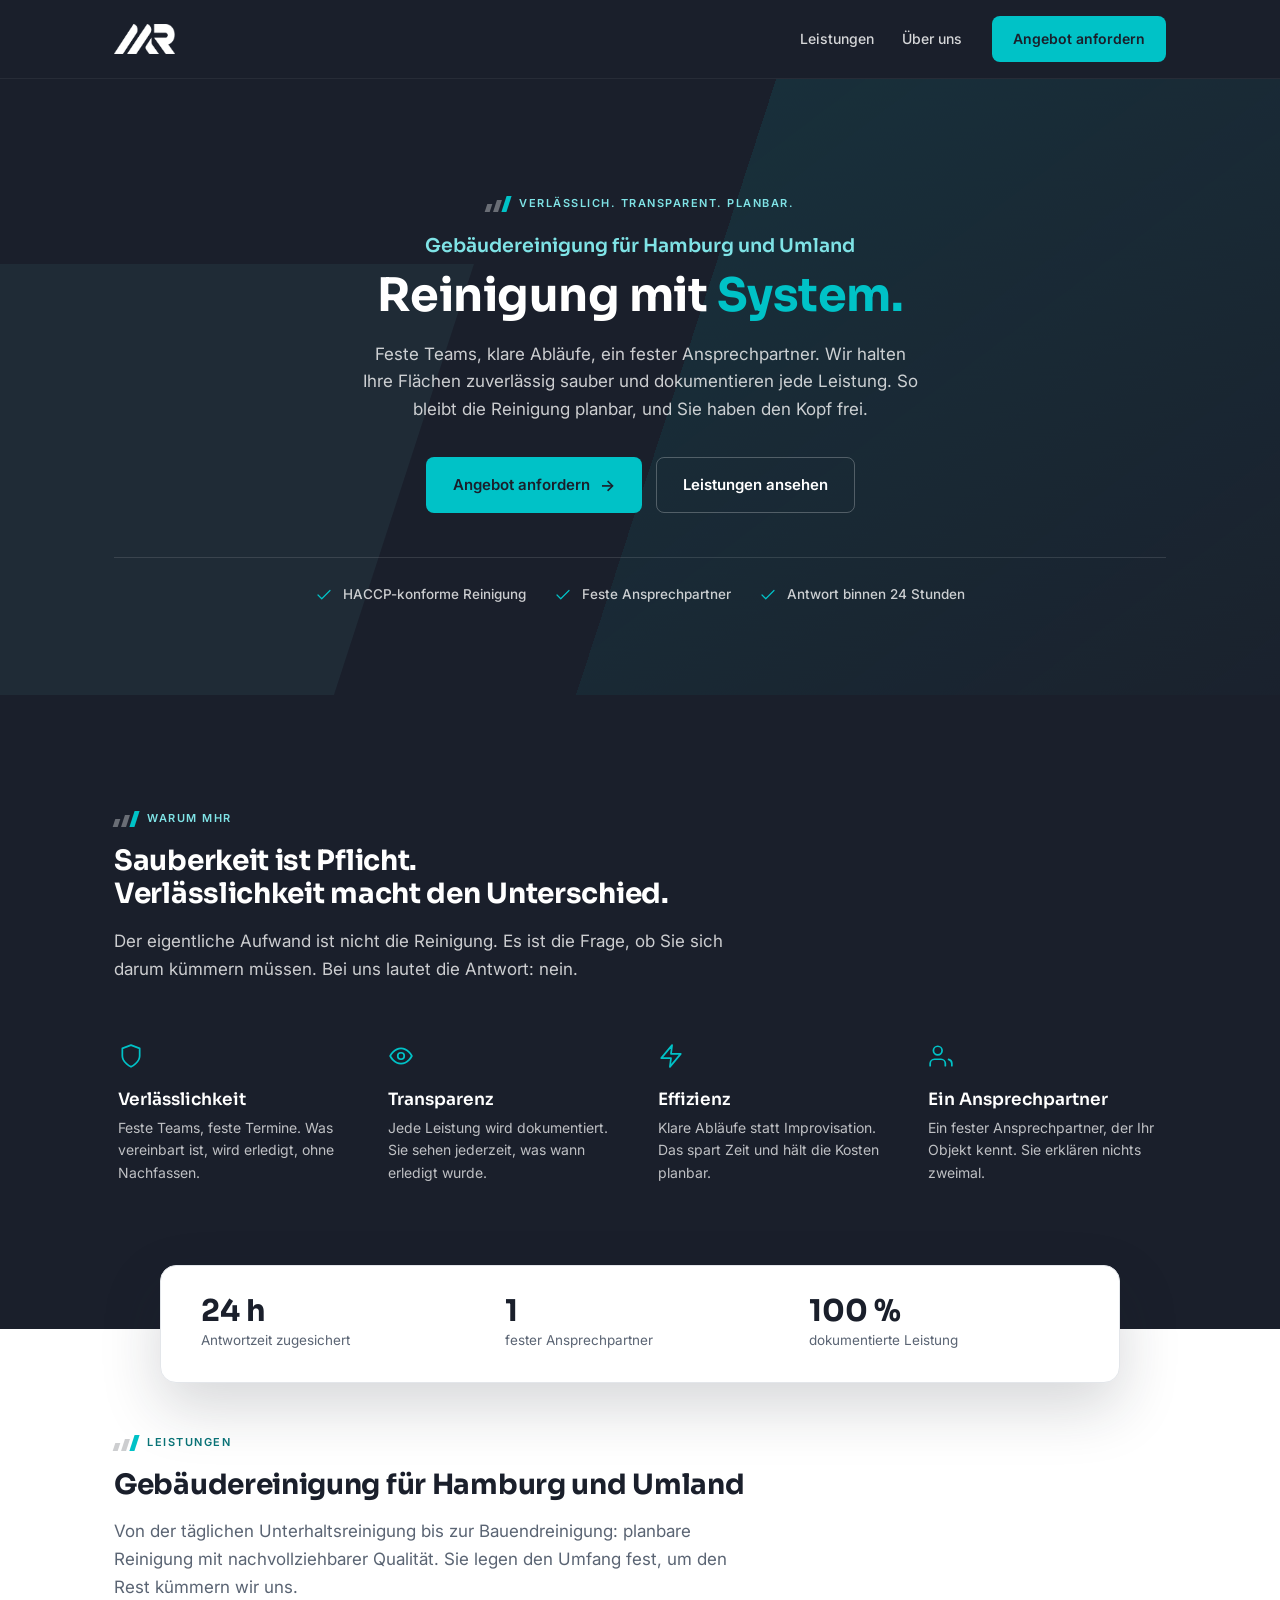
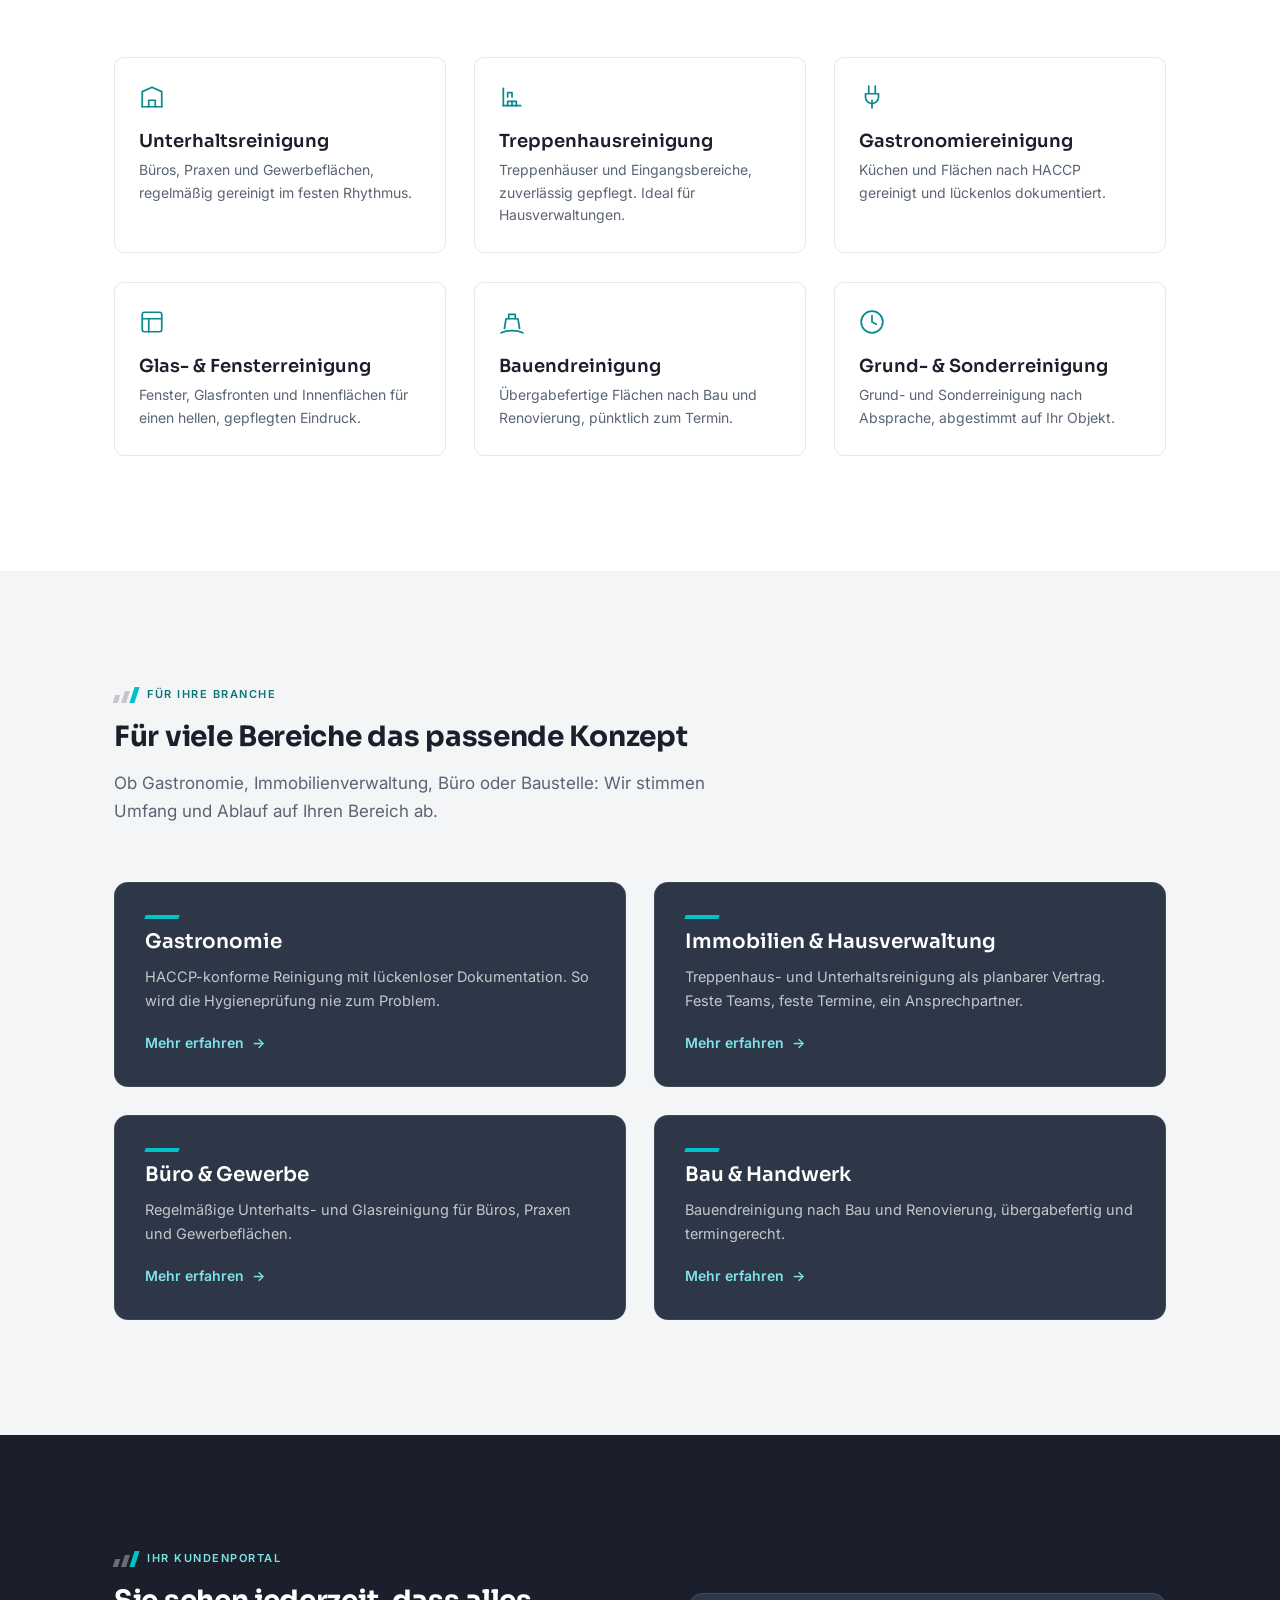
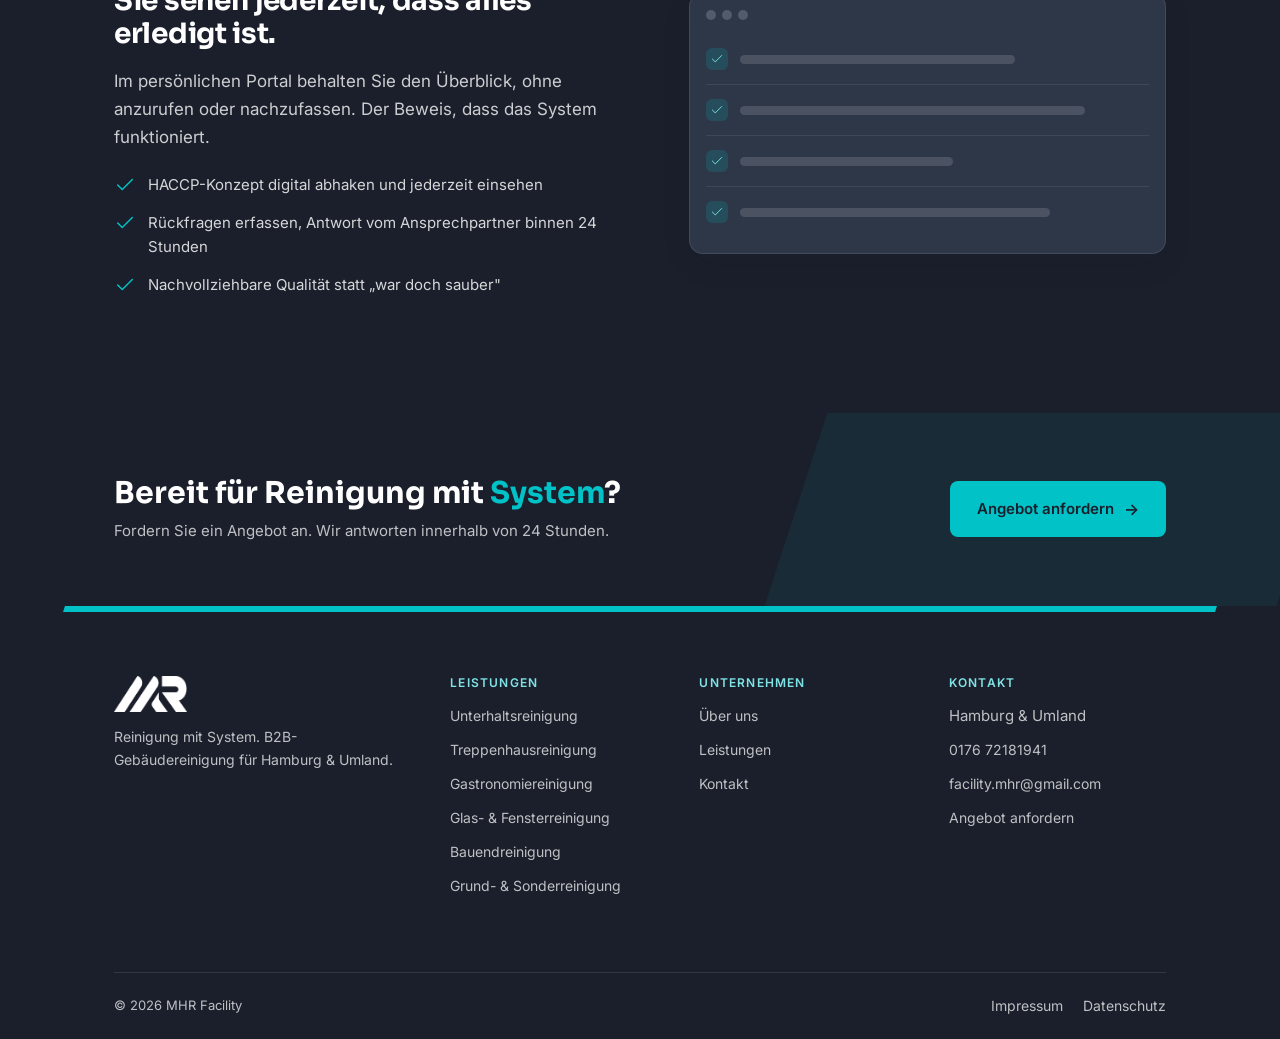
<file: index.html>
<!DOCTYPE html>
<html lang="de">
<head>
  <meta charset="UTF-8" />
  <meta name="viewport" content="width=device-width, initial-scale=1.0" />
  <script>document.documentElement.classList.add('js');</script>

  <!-- SEO: „Facility" mit „Gebäudereinigung Hamburg" kombiniert -->
  <title>Gebäudereinigung Hamburg &amp; Umland | MHR Facility</title>
  <meta name="description" content="B2B-Gebäudereinigung in Hamburg &amp; Umland: Unterhalts- und Treppenhausreinigung, HACCP-konforme Gastronomiereinigung. Feste Teams, dokumentierte Qualität." />
  <meta name="robots" content="index, follow" />
  <link rel="canonical" href="https://www.mhr-facility.de/" />

  <!-- Open Graph / Social -->
  <meta property="og:type" content="website" />
  <meta property="og:locale" content="de_DE" />
  <meta property="og:site_name" content="MHR Facility" />
  <meta property="og:title" content="Gebäudereinigung Hamburg &amp; Umland | MHR Facility" />
  <meta property="og:description" content="Reinigung mit System: verlässlich, transparent, planbar. B2B-Gebäudereinigung für Hamburg &amp; Umland." />
  <meta property="og:url" content="https://www.mhr-facility.de/" />
  <!-- TODO: og-image (1200×630) unter assets/og/ erstellen, sobald finales Logo/Bild vorliegt -->
  <meta property="og:image" content="https://www.mhr-facility.de/assets/og/og-image.jpg" />
  <meta name="twitter:card" content="summary_large_image" />

  <!-- Favicon (Platzhalter, Schrägen-Motiv) -->
  <link rel="icon" href="favicon.svg" type="image/svg+xml" />

  <!-- Schriften (Sora 600/700/800, Inter 400-700) -->
  <link rel="preconnect" href="https://fonts.googleapis.com" />
  <link rel="preconnect" href="https://fonts.gstatic.com" crossorigin />
  <link href="https://fonts.googleapis.com/css2?family=Inter:wght@400;500;600;700&family=Sora:wght@600;700;800&display=swap" rel="stylesheet" />

  <link rel="stylesheet" href="assets/css/styles.css" />

  <!-- Lokales SEO: LocalBusiness Structured Data
       TODO (sobald Realdaten vorliegen): telephone, vollständige PostalAddress
       (streetAddress, postalCode), geo (GeoCoordinates), logo/image ergänzen. -->
  <script type="application/ld+json">
  {
    "@context": "https://schema.org",
    "@type": "ProfessionalService",
    "@id": "https://www.mhr-facility.de/#business",
    "name": "MHR Facility",
    "description": "B2B-Gebäudereinigung in Hamburg & Umland: Unterhaltsreinigung, Treppenhausreinigung und HACCP-konforme Gastronomiereinigung.",
    "areaServed": "Hamburg und Umland",
    "url": "https://www.mhr-facility.de/",
    "slogan": "Reinigung mit System",
    "address": {
      "@type": "PostalAddress",
      "addressLocality": "Hamburg",
      "addressRegion": "Hamburg",
      "addressCountry": "DE"
    }
  }
  </script>
</head>
<body>
  <a class="skip-link" href="#main">Zum Inhalt springen</a>

  <!-- ============================== Header (identisch auf allen Seiten) ============================== -->
  <header class="site-header">
    <div class="container site-header__inner">
      <a class="brand" href="index.html" aria-label="MHR Facility, Startseite">
        <img src="assets/logo/mhr-logo-white.png" alt="MHR Facility" class="brand-logo" />
      </a>

      <button class="nav-toggle" aria-expanded="false" aria-controls="primary-nav" aria-label="Menü öffnen">
        <span class="nav-toggle__bars" aria-hidden="true"></span>
      </button>

      <nav class="nav" id="primary-nav" aria-label="Hauptnavigation">
        <ul class="nav__list">
          <li><a href="leistungen.html">Leistungen</a></li>
          <li><a href="ueber-uns.html">Über uns</a></li>
        </ul>
        <a href="kontakt.html" class="btn btn--primary header-cta">Angebot anfordern</a>
      </nav>
    </div>
  </header>

  <main id="main">
    <!-- ============================== Hero (Variante A) ============================== -->
    <section class="hero" aria-labelledby="hero-title">
      <span class="hero__skew" aria-hidden="true"></span>
      <span class="hero__skew2" aria-hidden="true"></span>

      <div class="container hero__inner">
        <p class="eyebrow eyebrow--on-dark">
          <span class="bars" aria-hidden="true"><span></span><span></span><span></span></span>
          Verlässlich. Transparent. Planbar.
        </p>

        <h1 class="hero__title" id="hero-title">
          <span class="hero__title-kicker">Gebäudereinigung für Hamburg und Umland</span>
          Reinigung mit <span class="accent">System.</span>
        </h1>

        <p class="hero__sub">
          Feste Teams, klare Abläufe, ein fester Ansprechpartner. Wir halten Ihre
          Flächen zuverlässig sauber und dokumentieren jede Leistung. So bleibt die
          Reinigung planbar, und Sie haben den Kopf frei.
        </p>

        <div class="hero__cta">
          <a href="kontakt.html" class="btn btn--primary">Angebot anfordern <span class="arrow" aria-hidden="true">→</span></a>
          <a href="leistungen.html" class="btn btn--ghost">Leistungen ansehen</a>
        </div>

        <ul class="hero__trust">
          <li><svg class="ico" viewBox="0 0 24 24" stroke="currentColor" stroke-linecap="round" stroke-linejoin="round" aria-hidden="true"><path d="M20 6 9 17l-5-5"/></svg> HACCP-konforme Reinigung</li>
          <li><svg class="ico" viewBox="0 0 24 24" stroke="currentColor" stroke-linecap="round" stroke-linejoin="round" aria-hidden="true"><path d="M20 6 9 17l-5-5"/></svg> Feste Ansprechpartner</li>
          <li><svg class="ico" viewBox="0 0 24 24" stroke="currentColor" stroke-linecap="round" stroke-linejoin="round" aria-hidden="true"><path d="M20 6 9 17l-5-5"/></svg> Antwort binnen 24 Stunden</li>
        </ul>
      </div>
    </section>

    <!-- ============================== Warum MHR (Positionierung) ============================== -->
    <section class="section section--dark section--has-bridge" aria-labelledby="why-title">
      <div class="container">
        <div class="section__head reveal">
          <p class="eyebrow eyebrow--on-dark section__eyebrow"><span class="bars" aria-hidden="true"><span></span><span></span><span></span></span> Warum MHR</p>
          <h2 class="section__title" id="why-title">Sauberkeit ist Pflicht.<br />Verlässlichkeit macht den Unterschied.</h2>
          <p class="section__lead">Der eigentliche Aufwand ist nicht die Reinigung. Es ist die Frage, ob Sie sich darum kümmern müssen. Bei uns lautet die Antwort: nein.</p>
        </div>

        <div class="grid value-grid reveal-group">
          <div class="value-card">
            <svg class="ico" viewBox="0 0 24 24" stroke="currentColor" stroke-linecap="round" stroke-linejoin="round" aria-hidden="true"><path d="M12 22s8-4 8-10V5l-8-3-8 3v7c0 6 8 10 8 10Z"/></svg>
            <h3>Verlässlichkeit</h3>
            <p>Feste Teams, feste Termine. Was vereinbart ist, wird erledigt, ohne Nachfassen.</p>
          </div>
          <div class="value-card">
            <svg class="ico" viewBox="0 0 24 24" stroke="currentColor" stroke-linecap="round" stroke-linejoin="round" aria-hidden="true"><path d="M2 12s3.5-7 10-7 10 7 10 7-3.5 7-10 7-10-7-10-7Z"/><circle cx="12" cy="12" r="3"/></svg>
            <h3>Transparenz</h3>
            <p>Jede Leistung wird dokumentiert. Sie sehen jederzeit, was wann erledigt wurde.</p>
          </div>
          <div class="value-card">
            <svg class="ico" viewBox="0 0 24 24" stroke="currentColor" stroke-linecap="round" stroke-linejoin="round" aria-hidden="true"><path d="M13 2 3 14h9l-1 8 10-12h-9l1-8Z"/></svg>
            <h3>Effizienz</h3>
            <p>Klare Abläufe statt Improvisation. Das spart Zeit und hält die Kosten planbar.</p>
          </div>
          <div class="value-card">
            <svg class="ico" viewBox="0 0 24 24" stroke="currentColor" stroke-linecap="round" stroke-linejoin="round" aria-hidden="true"><path d="M16 21v-2a4 4 0 0 0-4-4H6a4 4 0 0 0-4 4v2"/><circle cx="9" cy="7" r="4"/><path d="M22 21v-2a4 4 0 0 0-3-3.87"/></svg>
            <h3>Ein Ansprechpartner</h3>
            <p>Ein fester Ansprechpartner, der Ihr Objekt kennt. Sie erklären nichts zweimal.</p>
          </div>
        </div>
      </div>
    </section>

    <!-- Brücken-Karte: Übergang dunkel → hell als gestalteter Signature-Moment -->
    <div class="bridge-card reveal-group">
      <div class="bridge-stat">
        <span class="bridge-stat__bar" aria-hidden="true"></span>
        <strong>24 h</strong><span>Antwortzeit zugesichert</span>
      </div>
      <div class="bridge-stat">
        <span class="bridge-stat__bar" aria-hidden="true"></span>
        <strong>1</strong><span>fester Ansprechpartner</span>
      </div>
      <div class="bridge-stat">
        <span class="bridge-stat__bar" aria-hidden="true"></span>
        <strong>100 %</strong><span>dokumentierte Leistung</span>
      </div>
    </div>

    <!-- ============================== Leistungen ============================== -->
    <section class="section section--after-bridge" aria-labelledby="services-title">
      <div class="container">
        <div class="section__head reveal">
          <p class="eyebrow eyebrow--on-light section__eyebrow"><span class="bars" aria-hidden="true"><span></span><span></span><span></span></span> Leistungen</p>
          <h2 class="section__title" id="services-title">Gebäudereinigung für Hamburg und Umland</h2>
          <p class="section__lead">Von der täglichen Unterhaltsreinigung bis zur Bauendreinigung: planbare Reinigung mit nachvollziehbarer Qualität. Sie legen den Umfang fest, um den Rest kümmern wir uns.</p>
        </div>

        <div class="grid service-grid reveal-group">
          <a class="service-card" href="leistungen.html#unterhaltsreinigung">
            <svg class="ico" viewBox="0 0 24 24" stroke="currentColor" stroke-linecap="round" stroke-linejoin="round" aria-hidden="true"><path d="M3 21V7l9-4 9 4v14"/><path d="M3 21h18"/><path d="M9 21v-6h6v6"/></svg>
            <h3>Unterhaltsreinigung</h3>
            <p>Büros, Praxen und Gewerbeflächen, regelmäßig gereinigt im festen Rhythmus.</p>
          </a>
          <a class="service-card" href="treppenhausreinigung.html">
            <svg class="ico" viewBox="0 0 24 24" stroke="currentColor" stroke-linecap="round" stroke-linejoin="round" aria-hidden="true"><path d="M4 20V4"/><path d="M4 20h16"/><path d="M8 20v-4h4v4"/><path d="M8 12v-4h4v4"/><path d="M12 16h4v4"/></svg>
            <h3>Treppenhausreinigung</h3>
            <p>Treppenhäuser und Eingangsbereiche, zuverlässig gepflegt. Ideal für Hausverwaltungen.</p>
          </a>
          <a class="service-card" href="gastronomiereinigung.html">
            <svg class="ico" viewBox="0 0 24 24" stroke="currentColor" stroke-linecap="round" stroke-linejoin="round" aria-hidden="true"><path d="M9 2v7M15 2v7M6 9h12v3a6 6 0 0 1-12 0Z"/><path d="M12 15v7"/></svg>
            <h3>Gastronomiereinigung</h3>
            <p>Küchen und Flächen nach HACCP gereinigt und lückenlos dokumentiert.</p>
          </a>
          <a class="service-card" href="leistungen.html#glasreinigung">
            <svg class="ico" viewBox="0 0 24 24" stroke="currentColor" stroke-linecap="round" stroke-linejoin="round" aria-hidden="true"><rect x="3" y="3" width="18" height="18" rx="2"/><path d="M3 9h18M9 21V9"/></svg>
            <h3>Glas- &amp; Fensterreinigung</h3>
            <p>Fenster, Glasfronten und Innenflächen für einen hellen, gepflegten Eindruck.</p>
          </a>
          <a class="service-card" href="leistungen.html#bauendreinigung">
            <svg class="ico" viewBox="0 0 24 24" stroke="currentColor" stroke-linecap="round" stroke-linejoin="round" aria-hidden="true"><path d="M2 22s4-2 10-2 10 2 10 2"/><path d="M5 18l1.5-9h11L19 18"/><path d="M9 9V5h6v4"/></svg>
            <h3>Bauend­reinigung</h3>
            <p>Übergabefertige Flächen nach Bau und Renovierung, pünktlich zum Termin.</p>
          </a>
          <a class="service-card" href="leistungen.html#grundreinigung">
            <svg class="ico" viewBox="0 0 24 24" stroke="currentColor" stroke-linecap="round" stroke-linejoin="round" aria-hidden="true"><circle cx="12" cy="12" r="10"/><path d="M12 6v6l4 2"/></svg>
            <h3>Grund- &amp; Sonderreinigung</h3>
            <p>Grund- und Sonderreinigung nach Absprache, abgestimmt auf Ihr Objekt.</p>
          </a>
        </div>
      </div>
    </section>

    <!-- ============================== Zielgruppen-Einstiege ============================== -->
    <section class="section section--grey" aria-labelledby="target-title">
      <div class="container">
        <div class="section__head reveal">
          <p class="eyebrow eyebrow--on-light section__eyebrow"><span class="bars" aria-hidden="true"><span></span><span></span><span></span></span> Für Ihre Branche</p>
          <h2 class="section__title" id="target-title">Für viele Bereiche das passende Konzept</h2>
          <p class="section__lead">Ob Gastronomie, Immobilienverwaltung, Büro oder Baustelle: Wir stimmen Umfang und Ablauf auf Ihren Bereich ab.</p>
        </div>

        <div class="grid target-grid reveal-group">
          <a href="gastronomiereinigung.html" class="target-card">
            <span class="target-card__bar" aria-hidden="true"></span>
            <h3>Gastronomie</h3>
            <p>HACCP-konforme Reinigung mit lückenloser Dokumentation. So wird die Hygieneprüfung nie zum Problem.</p>
            <span class="more">Mehr erfahren <span aria-hidden="true">→</span></span>
          </a>
          <a href="treppenhausreinigung.html" class="target-card">
            <span class="target-card__bar" aria-hidden="true"></span>
            <h3>Immobilien &amp; Hausverwaltung</h3>
            <p>Treppenhaus- und Unterhaltsreinigung als planbarer Vertrag. Feste Teams, feste Termine, ein Ansprechpartner.</p>
            <span class="more">Mehr erfahren <span aria-hidden="true">→</span></span>
          </a>
          <a href="leistungen.html" class="target-card">
            <span class="target-card__bar" aria-hidden="true"></span>
            <h3>Büro &amp; Gewerbe</h3>
            <p>Regelmäßige Unterhalts- und Glasreinigung für Büros, Praxen und Gewerbeflächen.</p>
            <span class="more">Mehr erfahren <span aria-hidden="true">→</span></span>
          </a>
          <a href="leistungen.html" class="target-card">
            <span class="target-card__bar" aria-hidden="true"></span>
            <h3>Bau &amp; Handwerk</h3>
            <p>Bauendreinigung nach Bau und Renovierung, übergabefertig und termingerecht.</p>
            <span class="more">Mehr erfahren <span aria-hidden="true">→</span></span>
          </a>
        </div>
      </div>
    </section>

    <!-- ============================== App-Teaser (Differenzierung) ============================== -->
    <section class="section section--dark" aria-labelledby="app-title">
      <div class="container app-teaser reveal-group">
        <div>
          <p class="eyebrow eyebrow--on-dark section__eyebrow"><span class="bars" aria-hidden="true"><span></span><span></span><span></span></span> Ihr Kundenportal</p>
          <h2 class="section__title" id="app-title">Sie sehen jederzeit, dass alles erledigt ist.</h2>
          <p class="section__lead">Im persönlichen Portal behalten Sie den Überblick, ohne anzurufen oder nachzufassen. Der Beweis, dass das System funktioniert.</p>
          <ul class="app-teaser__list">
            <li><svg class="ico" viewBox="0 0 24 24" stroke="currentColor" stroke-linecap="round" stroke-linejoin="round" aria-hidden="true"><path d="M20 6 9 17l-5-5"/></svg> HACCP-Konzept digital abhaken und jederzeit einsehen</li>
            <li><svg class="ico" viewBox="0 0 24 24" stroke="currentColor" stroke-linecap="round" stroke-linejoin="round" aria-hidden="true"><path d="M20 6 9 17l-5-5"/></svg> Rückfragen erfassen, Antwort vom Ansprechpartner binnen 24 Stunden</li>
            <li><svg class="ico" viewBox="0 0 24 24" stroke="currentColor" stroke-linecap="round" stroke-linejoin="round" aria-hidden="true"><path d="M20 6 9 17l-5-5"/></svg> Nachvollziehbare Qualität statt „war doch sauber"</li>
          </ul>
        </div>
        <!-- App-Vorschau (Platzhalter-Mockup) -->
        <div class="app-mock" aria-hidden="true">
          <div class="app-mock__bar"><span></span><span></span><span></span></div>
          <div class="app-mock__row"><span class="app-mock__check"><svg class="ico" viewBox="0 0 24 24" stroke="currentColor" stroke-linecap="round" stroke-linejoin="round"><path d="M20 6 9 17l-5-5"/></svg></span><span class="app-mock__line" style="width:62%"></span></div>
          <div class="app-mock__row"><span class="app-mock__check"><svg class="ico" viewBox="0 0 24 24" stroke="currentColor" stroke-linecap="round" stroke-linejoin="round"><path d="M20 6 9 17l-5-5"/></svg></span><span class="app-mock__line" style="width:78%"></span></div>
          <div class="app-mock__row"><span class="app-mock__check"><svg class="ico" viewBox="0 0 24 24" stroke="currentColor" stroke-linecap="round" stroke-linejoin="round"><path d="M20 6 9 17l-5-5"/></svg></span><span class="app-mock__line" style="width:48%"></span></div>
          <div class="app-mock__row"><span class="app-mock__check"><svg class="ico" viewBox="0 0 24 24" stroke="currentColor" stroke-linecap="round" stroke-linejoin="round"><path d="M20 6 9 17l-5-5"/></svg></span><span class="app-mock__line" style="width:70%"></span></div>
        </div>
      </div>
    </section>

    <!-- ============================== CTA-Band ============================== -->
    <section class="cta-band" aria-labelledby="cta-title">
      <span class="cta-band__skew" aria-hidden="true"></span>
      <div class="container cta-band__inner reveal-group">
        <div>
          <h2 id="cta-title">Bereit für Reinigung mit <span class="accent">System</span>?</h2>
          <p>Fordern Sie ein Angebot an. Wir antworten innerhalb von 24 Stunden.</p>
        </div>
        <a href="kontakt.html" class="btn btn--primary">Angebot anfordern <span class="arrow" aria-hidden="true">→</span></a>
      </div>
    </section>
  </main>

  <!-- ============================== Footer (identisch auf allen Seiten) ============================== -->
  <footer class="site-footer">
    <div class="site-footer__accent" aria-hidden="true"></div>
    <div class="container">
      <div class="site-footer__top">
        <div class="site-footer__brandcol">
          <a class="brand" href="index.html" aria-label="MHR Facility, Startseite">
            <img src="assets/logo/mhr-logo-white.png" alt="MHR Facility" class="brand-logo" />
          </a>
          <p class="site-footer__claim">Reinigung mit System. B2B-Gebäudereinigung für Hamburg &amp; Umland.</p>
        </div>

        <div>
          <h2>Leistungen</h2>
          <ul>
            <li><a href="leistungen.html#unterhaltsreinigung">Unterhaltsreinigung</a></li>
            <li><a href="treppenhausreinigung.html">Treppenhausreinigung</a></li>
            <li><a href="gastronomiereinigung.html">Gastronomiereinigung</a></li>
            <li><a href="leistungen.html#glasreinigung">Glas- &amp; Fensterreinigung</a></li>
            <li><a href="leistungen.html#bauendreinigung">Bauendreinigung</a></li>
            <li><a href="leistungen.html#grundreinigung">Grund- &amp; Sonderreinigung</a></li>
          </ul>
        </div>

        <div>
          <h2>Unternehmen</h2>
          <ul>
            <li><a href="ueber-uns.html">Über uns</a></li>
            <li><a href="leistungen.html">Leistungen</a></li>
            <li><a href="kontakt.html">Kontakt</a></li>
          </ul>
        </div>

        <div>
          <h2>Kontakt</h2>
          <ul>
            <li>Hamburg &amp; Umland</li>
            <li><a href="tel:+4917672181941">0176 72181941</a></li>
            <li><a href="mailto:facility.mhr@gmail.com">facility.mhr@gmail.com</a></li>
            <li><a href="kontakt.html">Angebot anfordern</a></li>
          </ul>
        </div>
      </div>

      <div class="site-footer__bottom">
        <span>© 2026 MHR Facility</span>
        <nav aria-label="Rechtliches">
          <a href="impressum.html">Impressum</a>
          <a href="datenschutz.html">Datenschutz</a>
        </nav>
      </div>
    </div>
  </footer>

  <script src="assets/js/main.js" defer></script>
</body>
</html>
</file>
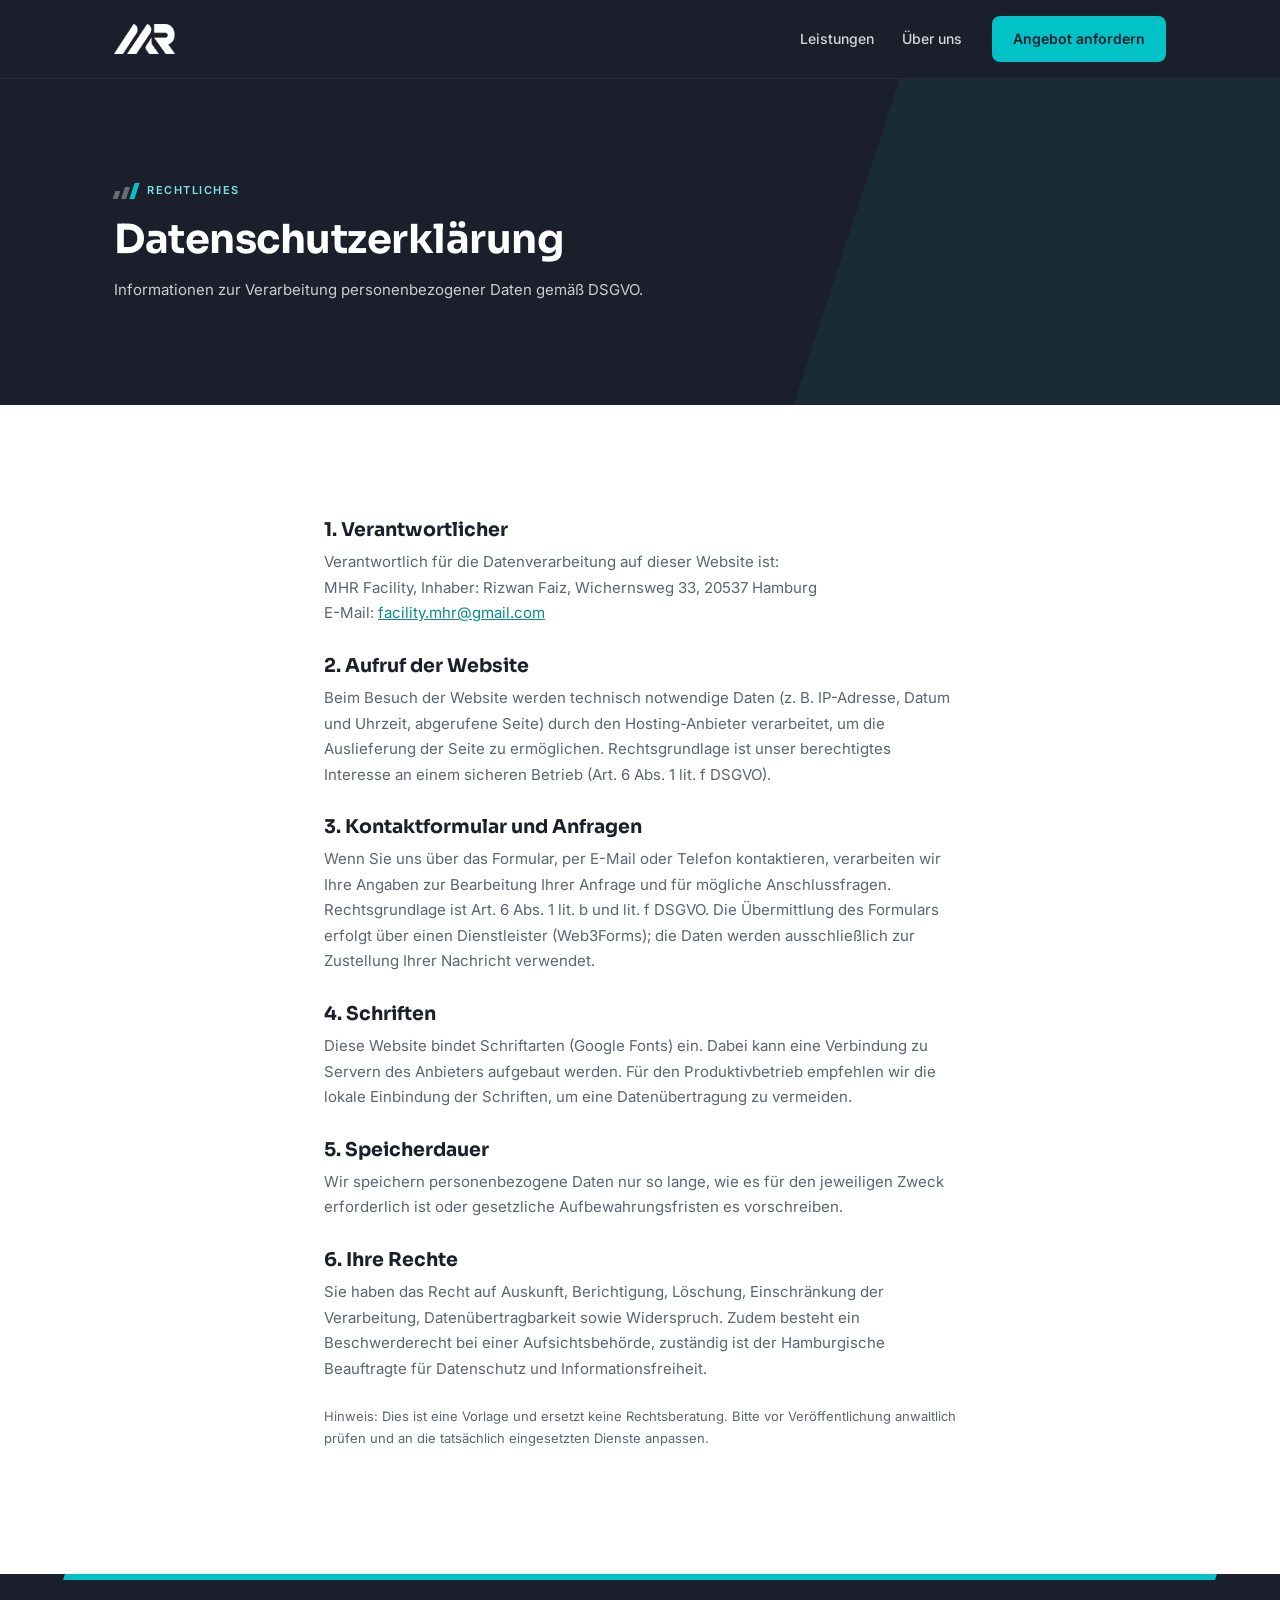
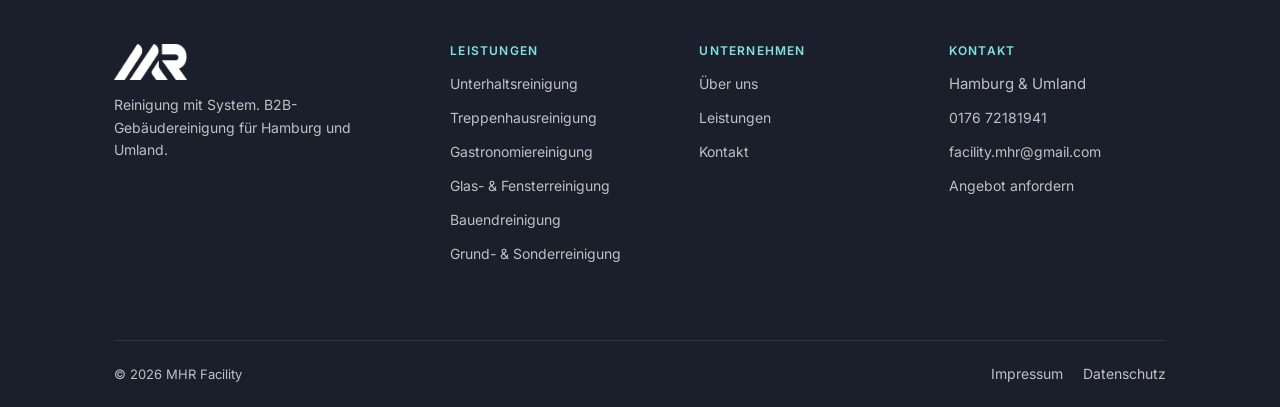
<file: datenschutz.html>
<!DOCTYPE html>
<html lang="de">
<head>
  <meta charset="UTF-8" />
  <meta name="viewport" content="width=device-width, initial-scale=1.0" />
  <script>document.documentElement.classList.add('js');</script>
  <title>Datenschutz | MHR Facility</title>
  <meta name="description" content="Datenschutzerklärung der MHR Facility: Informationen zur Verarbeitung personenbezogener Daten gemäß DSGVO." />
  <meta name="robots" content="index, follow" />
  <link rel="canonical" href="https://www.mhr-facility.de/datenschutz.html" />
  <link rel="icon" href="favicon.svg" type="image/svg+xml" />
  <link rel="preconnect" href="https://fonts.googleapis.com" />
  <link rel="preconnect" href="https://fonts.gstatic.com" crossorigin />
  <link href="https://fonts.googleapis.com/css2?family=Inter:wght@400;500;600;700&family=Sora:wght@600;700;800&display=swap" rel="stylesheet" />
  <link rel="stylesheet" href="assets/css/styles.css" />
</head>
<body>

  <a class="skip-link" href="#main">Zum Inhalt springen</a>
  <header class="site-header">
    <div class="container site-header__inner">
      <a class="brand" href="index.html" aria-label="MHR Facility, Startseite">
        <img src="assets/logo/mhr-logo-white.png" alt="MHR Facility" class="brand-logo" />
      </a>
      <button class="nav-toggle" aria-expanded="false" aria-controls="primary-nav" aria-label="Menü öffnen">
        <span class="nav-toggle__bars" aria-hidden="true"></span>
      </button>
      <nav class="nav" id="primary-nav" aria-label="Hauptnavigation">
        <ul class="nav__list">
          <li><a href="leistungen.html">Leistungen</a></li>
          <li><a href="ueber-uns.html">Über uns</a></li>
        </ul>
        <a href="kontakt.html" class="btn btn--primary header-cta">Angebot anfordern</a>
      </nav>
    </div>
  </header>
  <main id="main">

    <section class="page-header" aria-labelledby="page-title">
      <span class="page-header__skew" aria-hidden="true"></span>
      <div class="container page-header__inner">
        <p class="eyebrow eyebrow--on-dark"><span class="bars" aria-hidden="true"><span></span><span></span><span></span></span> Rechtliches</p>
        <h1 id="page-title">Datenschutzerklärung</h1>
        <p class="page-header__sub">Informationen zur Verarbeitung personenbezogener Daten gemäß DSGVO.</p>
      </div>
    </section>

    <section class="section">
      <div class="container legal reveal">
        <h2>1. Verantwortlicher</h2>
        <p>Verantwortlich für die Datenverarbeitung auf dieser Website ist:<br />MHR Facility, Inhaber: Rizwan Faiz, Wichernsweg 33, 20537 Hamburg<br />E-Mail: <a href="mailto:facility.mhr@gmail.com">facility.mhr@gmail.com</a></p>
        <h2>2. Aufruf der Website</h2>
        <p>Beim Besuch der Website werden technisch notwendige Daten (z. B. IP-Adresse, Datum und Uhrzeit, abgerufene Seite) durch den Hosting-Anbieter verarbeitet, um die Auslieferung der Seite zu ermöglichen. Rechtsgrundlage ist unser berechtigtes Interesse an einem sicheren Betrieb (Art. 6 Abs. 1 lit. f DSGVO).</p>
        <h2>3. Kontaktformular und Anfragen</h2>
        <p>Wenn Sie uns über das Formular, per E-Mail oder Telefon kontaktieren, verarbeiten wir Ihre Angaben zur Bearbeitung Ihrer Anfrage und für mögliche Anschlussfragen. Rechtsgrundlage ist Art. 6 Abs. 1 lit. b und lit. f DSGVO. Die Übermittlung des Formulars erfolgt über einen Dienstleister (Web3Forms); die Daten werden ausschließlich zur Zustellung Ihrer Nachricht verwendet.</p>
        <h2>4. Schriften</h2>
        <p>Diese Website bindet Schriftarten (Google Fonts) ein. Dabei kann eine Verbindung zu Servern des Anbieters aufgebaut werden. Für den Produktivbetrieb empfehlen wir die lokale Einbindung der Schriften, um eine Datenübertragung zu vermeiden.</p>
        <h2>5. Speicherdauer</h2>
        <p>Wir speichern personenbezogene Daten nur so lange, wie es für den jeweiligen Zweck erforderlich ist oder gesetzliche Aufbewahrungsfristen es vorschreiben.</p>
        <h2>6. Ihre Rechte</h2>
        <p>Sie haben das Recht auf Auskunft, Berichtigung, Löschung, Einschränkung der Verarbeitung, Datenübertragbarkeit sowie Widerspruch. Zudem besteht ein Beschwerderecht bei einer Aufsichtsbehörde, zuständig ist der Hamburgische Beauftragte für Datenschutz und Informationsfreiheit.</p>
        <p style="margin-top:24px;font-size:13px">Hinweis: Dies ist eine Vorlage und ersetzt keine Rechtsberatung. Bitte vor Veröffentlichung anwaltlich prüfen und an die tatsächlich eingesetzten Dienste anpassen.</p>
      </div>
    </section>
  </main>

  <footer class="site-footer">
    <div class="site-footer__accent" aria-hidden="true"></div>
    <div class="container">
      <div class="site-footer__top">
        <div class="site-footer__brandcol">
          <a class="brand" href="index.html" aria-label="MHR Facility, Startseite">
            <img src="assets/logo/mhr-logo-white.png" alt="MHR Facility" class="brand-logo" />
          </a>
          <p class="site-footer__claim">Reinigung mit System. B2B-Gebäudereinigung für Hamburg und Umland.</p>
        </div>
        <div>
          <h2>Leistungen</h2>
          <ul>
            <li><a href="leistungen.html#unterhaltsreinigung">Unterhaltsreinigung</a></li>
            <li><a href="treppenhausreinigung.html">Treppenhausreinigung</a></li>
            <li><a href="gastronomiereinigung.html">Gastronomiereinigung</a></li>
            <li><a href="leistungen.html#glasreinigung">Glas- &amp; Fensterreinigung</a></li>
            <li><a href="leistungen.html#bauendreinigung">Bauendreinigung</a></li>
            <li><a href="leistungen.html#grundreinigung">Grund- &amp; Sonderreinigung</a></li>
          </ul>
        </div>
        <div>
          <h2>Unternehmen</h2>
          <ul>
            <li><a href="ueber-uns.html">Über uns</a></li>
            <li><a href="leistungen.html">Leistungen</a></li>
            <li><a href="kontakt.html">Kontakt</a></li>
          </ul>
        </div>
        <div>
          <h2>Kontakt</h2>
          <ul>
            <li>Hamburg &amp; Umland</li>
            <li><a href="tel:+4917672181941">0176 72181941</a></li>
            <li><a href="mailto:facility.mhr@gmail.com">facility.mhr@gmail.com</a></li>
            <li><a href="kontakt.html">Angebot anfordern</a></li>
          </ul>
        </div>
      </div>
      <div class="site-footer__bottom">
        <span>© 2026 MHR Facility</span>
        <nav aria-label="Rechtliches">
          <a href="impressum.html">Impressum</a>
          <a href="datenschutz.html">Datenschutz</a>
        </nav>
      </div>
    </div>
  </footer>
  <script src="assets/js/main.js" defer></script>
</body>
</html>
</file>
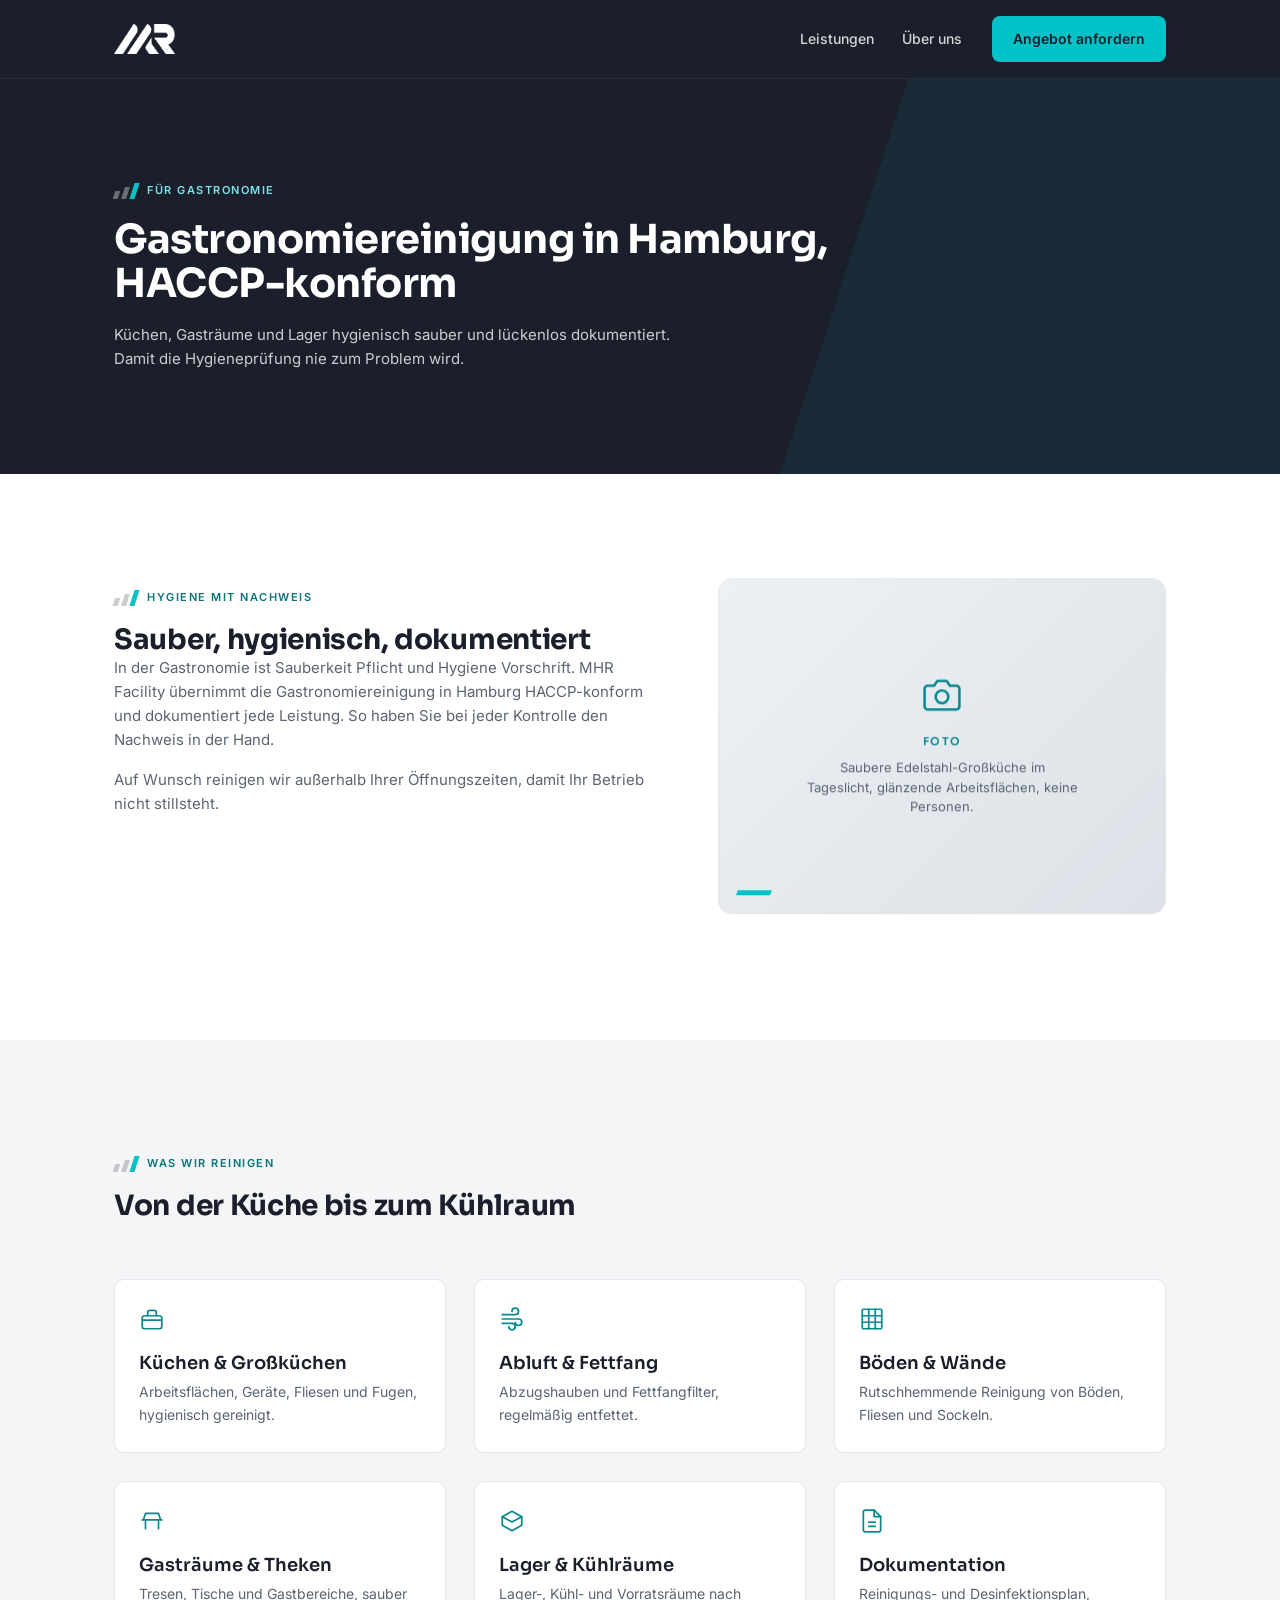
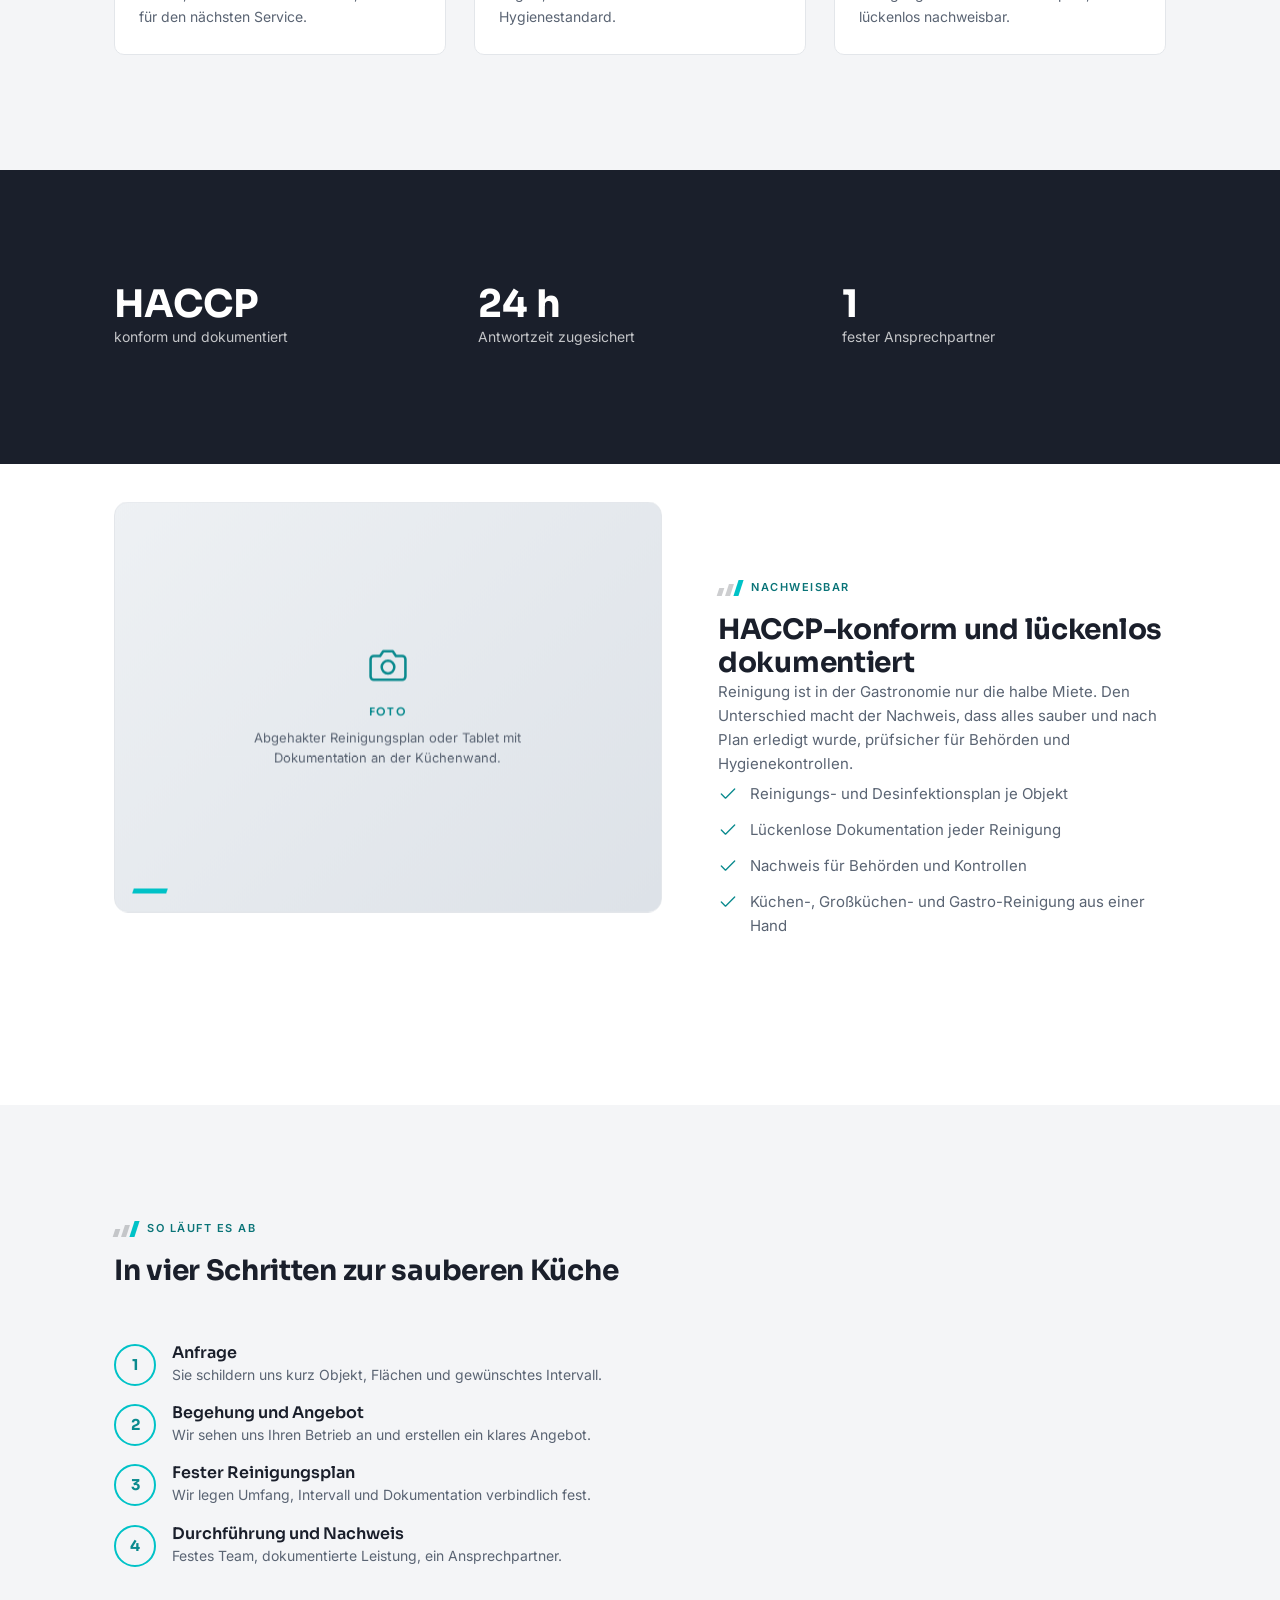
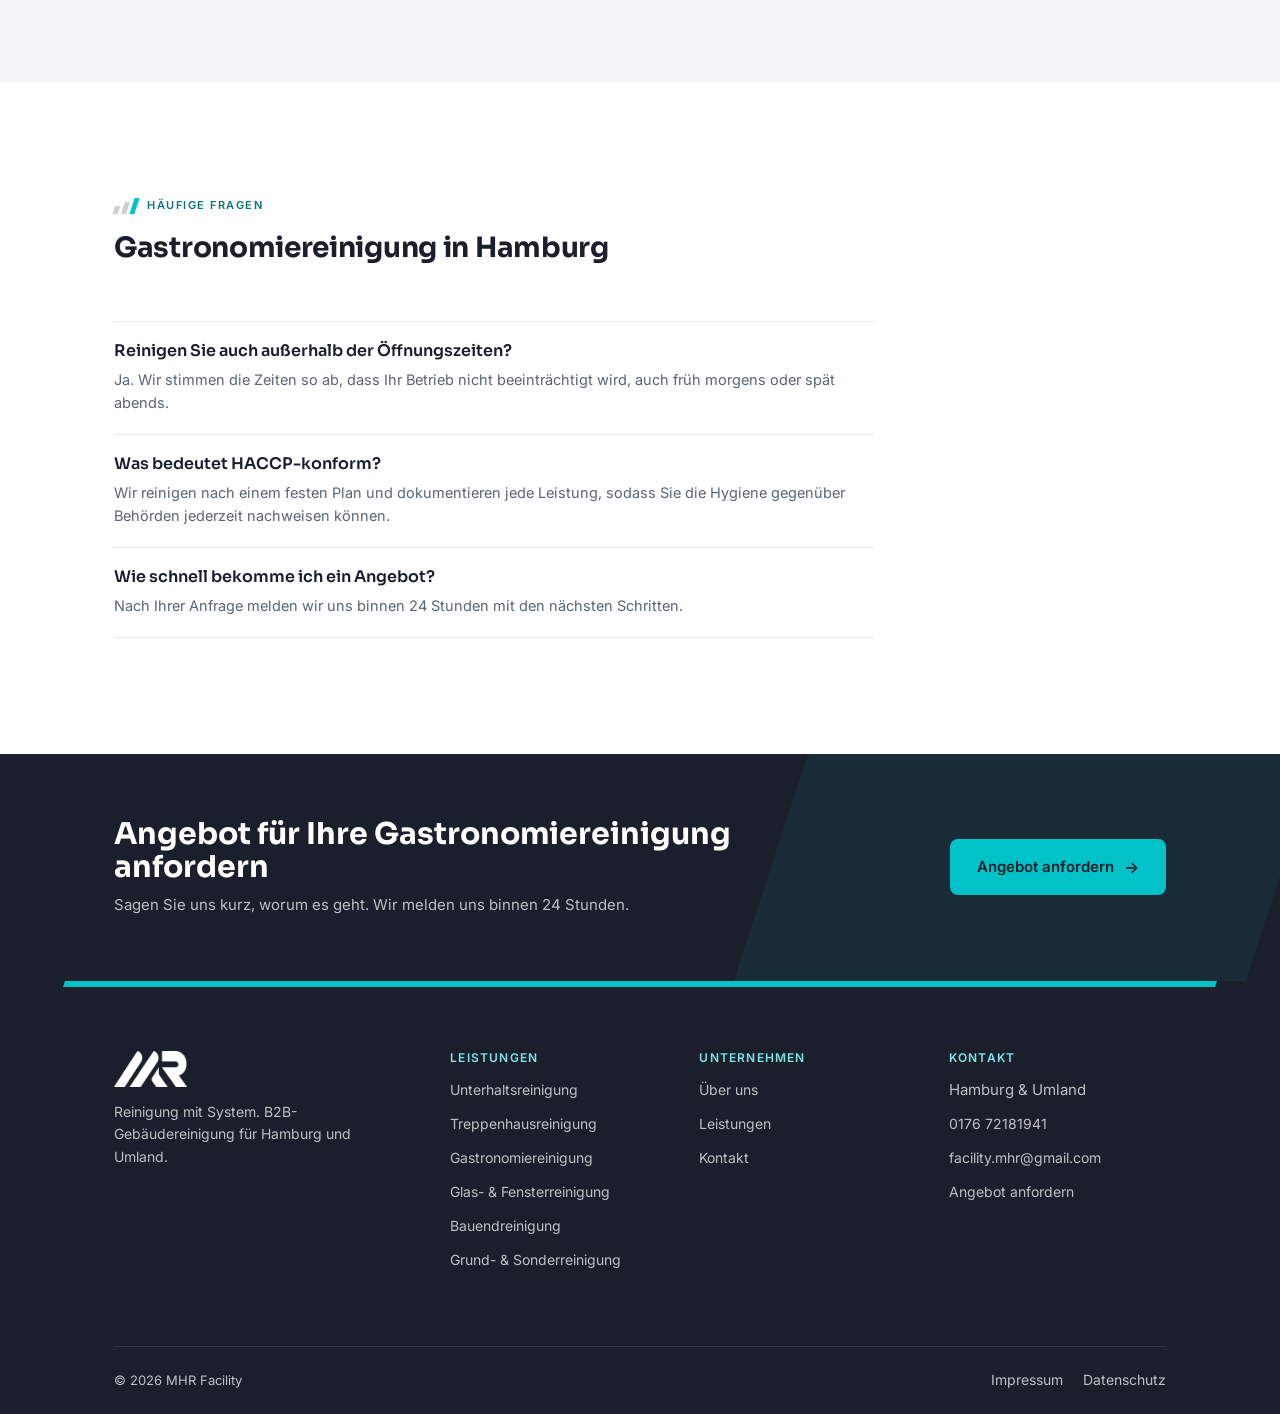
<file: gastronomiereinigung.html>
<!DOCTYPE html>
<html lang="de">
<head>
  <meta charset="UTF-8" />
  <meta name="viewport" content="width=device-width, initial-scale=1.0" />
  <script>document.documentElement.classList.add('js');</script>
  <title>Gastronomiereinigung Hamburg, HACCP-konform | MHR Facility</title>
  <meta name="description" content="HACCP-konforme Gastronomiereinigung in Hamburg: Küchen- und Großküchenreinigung, Abluft und Fettfang, Restaurant- und Kantinenreinigung mit lückenloser Dokumentation. Antwort binnen 24 Stunden." />
  <meta name="robots" content="index, follow" />
  <link rel="canonical" href="https://www.mhr-facility.de/gastronomiereinigung.html" />
  <link rel="icon" href="favicon.svg" type="image/svg+xml" />
  <link rel="preconnect" href="https://fonts.googleapis.com" />
  <link rel="preconnect" href="https://fonts.gstatic.com" crossorigin />
  <link href="https://fonts.googleapis.com/css2?family=Inter:wght@400;500;600;700&family=Sora:wght@600;700;800&display=swap" rel="stylesheet" />
  <link rel="stylesheet" href="assets/css/styles.css" />
</head>
<body>

  <a class="skip-link" href="#main">Zum Inhalt springen</a>
  <header class="site-header">
    <div class="container site-header__inner">
      <a class="brand" href="index.html" aria-label="MHR Facility, Startseite">
        <img src="assets/logo/mhr-logo-white.png" alt="MHR Facility" class="brand-logo" />
      </a>
      <button class="nav-toggle" aria-expanded="false" aria-controls="primary-nav" aria-label="Menü öffnen">
        <span class="nav-toggle__bars" aria-hidden="true"></span>
      </button>
      <nav class="nav" id="primary-nav" aria-label="Hauptnavigation">
        <ul class="nav__list">
          <li><a href="leistungen.html">Leistungen</a></li>
          <li><a href="ueber-uns.html">Über uns</a></li>
        </ul>
        <a href="kontakt.html" class="btn btn--primary header-cta">Angebot anfordern</a>
      </nav>
    </div>
  </header>
  <main id="main">

    <section class="page-header" aria-labelledby="page-title">
      <span class="page-header__skew" aria-hidden="true"></span>
      <div class="container page-header__inner">
        <p class="eyebrow eyebrow--on-dark"><span class="bars" aria-hidden="true"><span></span><span></span><span></span></span> Für Gastronomie</p>
        <h1 id="page-title">Gastronomiereinigung in Hamburg, HACCP-konform</h1>
        <p class="page-header__sub">Küchen, Gasträume und Lager hygienisch sauber und lückenlos dokumentiert. Damit die Hygieneprüfung nie zum Problem wird.</p>
      </div>
    </section>

    <section class="section">
      <div class="container two-col">
        <div class="reveal">
          <p class="eyebrow eyebrow--on-light section__eyebrow"><span class="bars" aria-hidden="true"><span></span><span></span><span></span></span> Hygiene mit Nachweis</p>
          <h2 class="section__title">Sauber, hygienisch, dokumentiert</h2>
          <div class="prose"><p>In der Gastronomie ist Sauberkeit Pflicht und Hygiene Vorschrift. MHR Facility übernimmt die Gastronomiereinigung in Hamburg HACCP-konform und dokumentiert jede Leistung. So haben Sie bei jeder Kontrolle den Nachweis in der Hand.</p><p>Auf Wunsch reinigen wir außerhalb Ihrer Öffnungszeiten, damit Ihr Betrieb nicht stillsteht.</p></div>
        </div>
        <div class="reveal"><div class="media-ph media-ph--light"><div class="media-ph__inner"><svg class="media-ph__icon" viewBox="0 0 24 24" fill="none" stroke="currentColor" stroke-width="1.6" stroke-linecap="round" stroke-linejoin="round" aria-hidden="true"><path d="M23 19a2 2 0 0 1-2 2H3a2 2 0 0 1-2-2V8a2 2 0 0 1 2-2h4l2-3h6l2 3h4a2 2 0 0 1 2 2z"/><circle cx="12" cy="13" r="4"/></svg><span class="media-ph__label">Foto</span><p class="media-ph__tag">Saubere Edelstahl-Großküche im Tageslicht, glänzende Arbeitsflächen, keine Personen.</p></div></div></div>
      </div>
    </section>
    <section class="section section--grey">
      <div class="container">
        
        <div class="section__head reveal">
          <p class="eyebrow eyebrow--on-light section__eyebrow"><span class="bars" aria-hidden="true"><span></span><span></span><span></span></span> Was wir reinigen</p>
          <h2 class="section__title">Von der Küche bis zum Kühlraum</h2>
          
        </div>
        <div class="grid service-grid reveal-group"><div class="service-card"><svg class="ico" viewBox="0 0 24 24" fill="none" stroke="currentColor" stroke-width="1.7" stroke-linecap="round" stroke-linejoin="round" aria-hidden="true"><rect x="3" y="9" width="18" height="12" rx="2"/><path d="M3 13h18"/><path d="M8 9V6a2 2 0 0 1 2-2h4a2 2 0 0 1 2 2v3"/></svg><h3>Küchen & Großküchen</h3><p>Arbeitsflächen, Geräte, Fliesen und Fugen, hygienisch gereinigt.</p></div><div class="service-card"><svg class="ico" viewBox="0 0 24 24" fill="none" stroke="currentColor" stroke-width="1.7" stroke-linecap="round" stroke-linejoin="round" aria-hidden="true"><path d="M3 8h12a3 3 0 1 0-3-3"/><path d="M3 12h15a3 3 0 1 1-3 3"/><path d="M3 16h9a3 3 0 1 1-3 3"/></svg><h3>Abluft & Fettfang</h3><p>Abzugshauben und Fettfangfilter, regelmäßig entfettet.</p></div><div class="service-card"><svg class="ico" viewBox="0 0 24 24" fill="none" stroke="currentColor" stroke-width="1.7" stroke-linecap="round" stroke-linejoin="round" aria-hidden="true"><rect x="3" y="3" width="18" height="18" rx="1"/><path d="M3 9h18M3 15h18M9 3v18M15 3v18"/></svg><h3>Böden & Wände</h3><p>Rutschhemmende Reinigung von Böden, Fliesen und Sockeln.</p></div><div class="service-card"><svg class="ico" viewBox="0 0 24 24" fill="none" stroke="currentColor" stroke-width="1.7" stroke-linecap="round" stroke-linejoin="round" aria-hidden="true"><path d="M4 11 6 5h12l2 6"/><path d="M3 11h18"/><path d="M6 11v8M18 11v8"/></svg><h3>Gasträume & Theken</h3><p>Tresen, Tische und Gastbereiche, sauber für den nächsten Service.</p></div><div class="service-card"><svg class="ico" viewBox="0 0 24 24" fill="none" stroke="currentColor" stroke-width="1.7" stroke-linecap="round" stroke-linejoin="round" aria-hidden="true"><path d="M21 8 12 3 3 8l9 5 9-5Z"/><path d="M3 8v8l9 5 9-5V8"/></svg><h3>Lager & Kühlräume</h3><p>Lager-, Kühl- und Vorratsräume nach Hygienestandard.</p></div><div class="service-card"><svg class="ico" viewBox="0 0 24 24" fill="none" stroke="currentColor" stroke-width="1.7" stroke-linecap="round" stroke-linejoin="round" aria-hidden="true"><path d="M14 2H6a2 2 0 0 0-2 2v16a2 2 0 0 0 2 2h12a2 2 0 0 0 2-2V8z"/><path d="M14 2v6h6M9 13h6M9 17h6"/></svg><h3>Dokumentation</h3><p>Reinigungs- und Desinfektionsplan, lückenlos nachweisbar.</p></div></div>
      </div>
    </section>

    <section class="section section--dark">
      <div class="container">
        <div class="stat-strip reveal-group">
          <div class="stat"><span class="stat__bar" aria-hidden="true"></span><strong>HACCP</strong><span>konform und dokumentiert</span></div>
          <div class="stat"><span class="stat__bar" aria-hidden="true"></span><strong>24 h</strong><span>Antwortzeit zugesichert</span></div>
          <div class="stat"><span class="stat__bar" aria-hidden="true"></span><strong>1</strong><span>fester Ansprechpartner</span></div>
        </div>
      </div>
    </section>
    <section class="section">
      <div class="container two-col two-col--rev">
        <div class="reveal">
          <p class="eyebrow eyebrow--on-light section__eyebrow"><span class="bars" aria-hidden="true"><span></span><span></span><span></span></span> Nachweisbar</p>
          <h2 class="section__title">HACCP-konform und lückenlos dokumentiert</h2>
          <div class="prose"><p>Reinigung ist in der Gastronomie nur die halbe Miete. Den Unterschied macht der Nachweis, dass alles sauber und nach Plan erledigt wurde, prüfsicher für Behörden und Hygienekontrollen.</p></div>
          <ul class="checklist"><li><svg class="ico" viewBox="0 0 24 24" fill="none" stroke="currentColor" stroke-width="2" stroke-linecap="round" stroke-linejoin="round" aria-hidden="true"><path d="M20 6 9 17l-5-5"/></svg> <span>Reinigungs- und Desinfektionsplan je Objekt</span></li><li><svg class="ico" viewBox="0 0 24 24" fill="none" stroke="currentColor" stroke-width="2" stroke-linecap="round" stroke-linejoin="round" aria-hidden="true"><path d="M20 6 9 17l-5-5"/></svg> <span>Lückenlose Dokumentation jeder Reinigung</span></li><li><svg class="ico" viewBox="0 0 24 24" fill="none" stroke="currentColor" stroke-width="2" stroke-linecap="round" stroke-linejoin="round" aria-hidden="true"><path d="M20 6 9 17l-5-5"/></svg> <span>Nachweis für Behörden und Kontrollen</span></li><li><svg class="ico" viewBox="0 0 24 24" fill="none" stroke="currentColor" stroke-width="2" stroke-linecap="round" stroke-linejoin="round" aria-hidden="true"><path d="M20 6 9 17l-5-5"/></svg> <span>Küchen-, Großküchen- und Gastro-Reinigung aus einer Hand</span></li></ul>
        </div>
        <div class="reveal"><div class="media-ph media-ph--light"><div class="media-ph__inner"><svg class="media-ph__icon" viewBox="0 0 24 24" fill="none" stroke="currentColor" stroke-width="1.6" stroke-linecap="round" stroke-linejoin="round" aria-hidden="true"><path d="M23 19a2 2 0 0 1-2 2H3a2 2 0 0 1-2-2V8a2 2 0 0 1 2-2h4l2-3h6l2 3h4a2 2 0 0 1 2 2z"/><circle cx="12" cy="13" r="4"/></svg><span class="media-ph__label">Foto</span><p class="media-ph__tag">Abgehakter Reinigungsplan oder Tablet mit Dokumentation an der Küchenwand.</p></div></div></div>
      </div>
    </section>
    <section class="section section--grey">
      <div class="container">
        
        <div class="section__head reveal">
          <p class="eyebrow eyebrow--on-light section__eyebrow"><span class="bars" aria-hidden="true"><span></span><span></span><span></span></span> So läuft es ab</p>
          <h2 class="section__title">In vier Schritten zur sauberen Küche</h2>
          
        </div>
        <ol class="steps"><li><div><h3>Anfrage</h3><p>Sie schildern uns kurz Objekt, Flächen und gewünschtes Intervall.</p></div></li><li><div><h3>Begehung und Angebot</h3><p>Wir sehen uns Ihren Betrieb an und erstellen ein klares Angebot.</p></div></li><li><div><h3>Fester Reinigungsplan</h3><p>Wir legen Umfang, Intervall und Dokumentation verbindlich fest.</p></div></li><li><div><h3>Durchführung und Nachweis</h3><p>Festes Team, dokumentierte Leistung, ein Ansprechpartner.</p></div></li></ol>
      </div>
    </section>
    <section class="section">
      <div class="container">
        
        <div class="section__head reveal">
          <p class="eyebrow eyebrow--on-light section__eyebrow"><span class="bars" aria-hidden="true"><span></span><span></span><span></span></span> Häufige Fragen</p>
          <h2 class="section__title">Gastronomiereinigung in Hamburg</h2>
          
        </div>
        <div class="faq"><div class="faq-item"><h3>Reinigen Sie auch außerhalb der Öffnungszeiten?</h3><p>Ja. Wir stimmen die Zeiten so ab, dass Ihr Betrieb nicht beeinträchtigt wird, auch früh morgens oder spät abends.</p></div><div class="faq-item"><h3>Was bedeutet HACCP-konform?</h3><p>Wir reinigen nach einem festen Plan und dokumentieren jede Leistung, sodass Sie die Hygiene gegenüber Behörden jederzeit nachweisen können.</p></div><div class="faq-item"><h3>Wie schnell bekomme ich ein Angebot?</h3><p>Nach Ihrer Anfrage melden wir uns binnen 24 Stunden mit den nächsten Schritten.</p></div></div>
      </div>
    </section>

    <section class="cta-band" aria-labelledby="cta-title">
      <span class="cta-band__skew" aria-hidden="true"></span>
      <div class="container cta-band__inner">
        <div>
          <h2 id="cta-title">Angebot für Ihre Gastronomiereinigung anfordern</h2>
          <p>Sagen Sie uns kurz, worum es geht. Wir melden uns binnen 24 Stunden.</p>
        </div>
        <a href="kontakt.html" class="btn btn--primary">Angebot anfordern <span class="arrow" aria-hidden="true">→</span></a>
      </div>
    </section>
  </main>

  <footer class="site-footer">
    <div class="site-footer__accent" aria-hidden="true"></div>
    <div class="container">
      <div class="site-footer__top">
        <div class="site-footer__brandcol">
          <a class="brand" href="index.html" aria-label="MHR Facility, Startseite">
            <img src="assets/logo/mhr-logo-white.png" alt="MHR Facility" class="brand-logo" />
          </a>
          <p class="site-footer__claim">Reinigung mit System. B2B-Gebäudereinigung für Hamburg und Umland.</p>
        </div>
        <div>
          <h2>Leistungen</h2>
          <ul>
            <li><a href="leistungen.html#unterhaltsreinigung">Unterhaltsreinigung</a></li>
            <li><a href="treppenhausreinigung.html">Treppenhausreinigung</a></li>
            <li><a href="gastronomiereinigung.html">Gastronomiereinigung</a></li>
            <li><a href="leistungen.html#glasreinigung">Glas- &amp; Fensterreinigung</a></li>
            <li><a href="leistungen.html#bauendreinigung">Bauendreinigung</a></li>
            <li><a href="leistungen.html#grundreinigung">Grund- &amp; Sonderreinigung</a></li>
          </ul>
        </div>
        <div>
          <h2>Unternehmen</h2>
          <ul>
            <li><a href="ueber-uns.html">Über uns</a></li>
            <li><a href="leistungen.html">Leistungen</a></li>
            <li><a href="kontakt.html">Kontakt</a></li>
          </ul>
        </div>
        <div>
          <h2>Kontakt</h2>
          <ul>
            <li>Hamburg &amp; Umland</li>
            <li><a href="tel:+4917672181941">0176 72181941</a></li>
            <li><a href="mailto:facility.mhr@gmail.com">facility.mhr@gmail.com</a></li>
            <li><a href="kontakt.html">Angebot anfordern</a></li>
          </ul>
        </div>
      </div>
      <div class="site-footer__bottom">
        <span>© 2026 MHR Facility</span>
        <nav aria-label="Rechtliches">
          <a href="impressum.html">Impressum</a>
          <a href="datenschutz.html">Datenschutz</a>
        </nav>
      </div>
    </div>
  </footer>
  <script src="assets/js/main.js" defer></script>
</body>
</html>
</file>
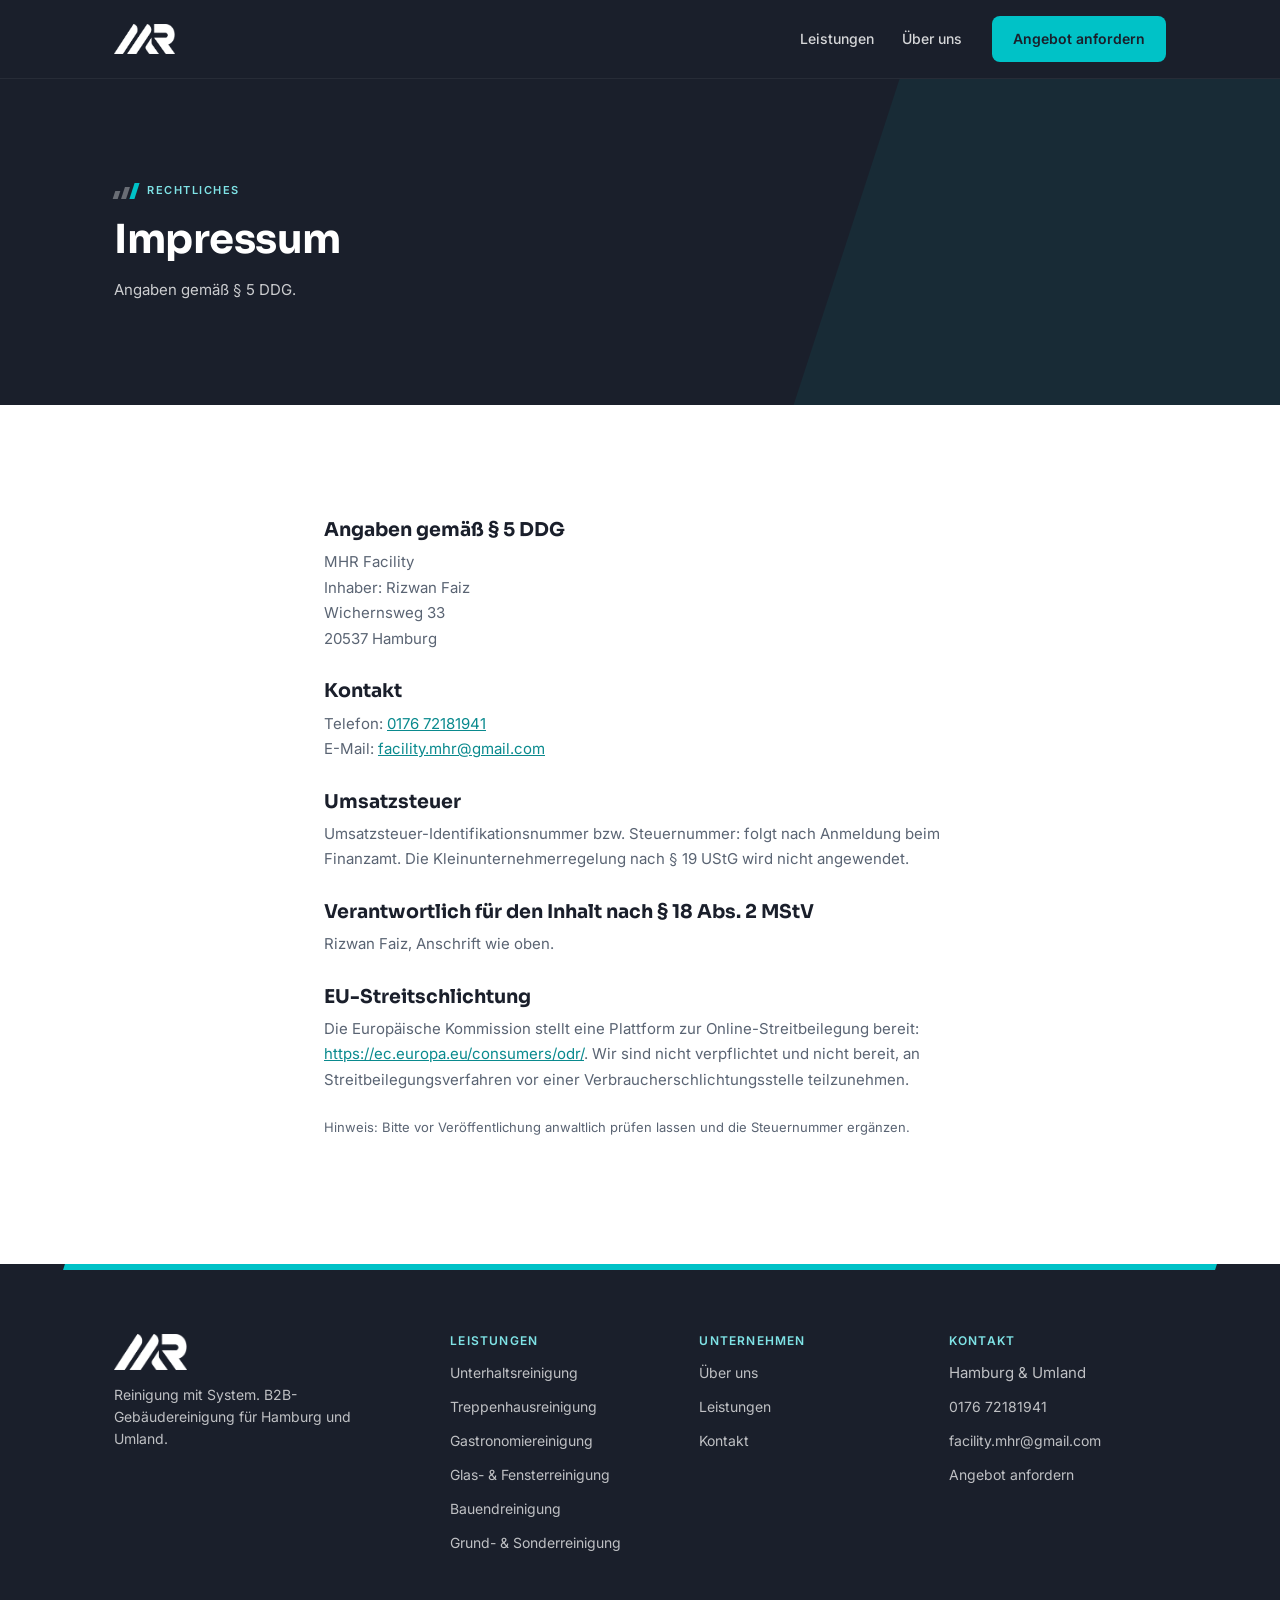
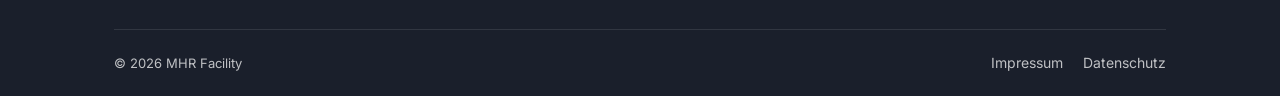
<file: impressum.html>
<!DOCTYPE html>
<html lang="de">
<head>
  <meta charset="UTF-8" />
  <meta name="viewport" content="width=device-width, initial-scale=1.0" />
  <script>document.documentElement.classList.add('js');</script>
  <title>Impressum | MHR Facility</title>
  <meta name="description" content="Impressum der MHR Facility, Inhaber Rizwan Faiz, Hamburg. Angaben gemäß § 5 DDG." />
  <meta name="robots" content="index, follow" />
  <link rel="canonical" href="https://www.mhr-facility.de/impressum.html" />
  <link rel="icon" href="favicon.svg" type="image/svg+xml" />
  <link rel="preconnect" href="https://fonts.googleapis.com" />
  <link rel="preconnect" href="https://fonts.gstatic.com" crossorigin />
  <link href="https://fonts.googleapis.com/css2?family=Inter:wght@400;500;600;700&family=Sora:wght@600;700;800&display=swap" rel="stylesheet" />
  <link rel="stylesheet" href="assets/css/styles.css" />
</head>
<body>

  <a class="skip-link" href="#main">Zum Inhalt springen</a>
  <header class="site-header">
    <div class="container site-header__inner">
      <a class="brand" href="index.html" aria-label="MHR Facility, Startseite">
        <img src="assets/logo/mhr-logo-white.png" alt="MHR Facility" class="brand-logo" />
      </a>
      <button class="nav-toggle" aria-expanded="false" aria-controls="primary-nav" aria-label="Menü öffnen">
        <span class="nav-toggle__bars" aria-hidden="true"></span>
      </button>
      <nav class="nav" id="primary-nav" aria-label="Hauptnavigation">
        <ul class="nav__list">
          <li><a href="leistungen.html">Leistungen</a></li>
          <li><a href="ueber-uns.html">Über uns</a></li>
        </ul>
        <a href="kontakt.html" class="btn btn--primary header-cta">Angebot anfordern</a>
      </nav>
    </div>
  </header>
  <main id="main">

    <section class="page-header" aria-labelledby="page-title">
      <span class="page-header__skew" aria-hidden="true"></span>
      <div class="container page-header__inner">
        <p class="eyebrow eyebrow--on-dark"><span class="bars" aria-hidden="true"><span></span><span></span><span></span></span> Rechtliches</p>
        <h1 id="page-title">Impressum</h1>
        <p class="page-header__sub">Angaben gemäß § 5 DDG.</p>
      </div>
    </section>

    <section class="section">
      <div class="container legal reveal">
        <h2>Angaben gemäß § 5 DDG</h2>
        <p>MHR Facility<br />Inhaber: Rizwan Faiz<br />Wichernsweg 33<br />20537 Hamburg</p>
        <h2>Kontakt</h2>
        <p>Telefon: <a href="tel:+4917672181941">0176 72181941</a><br />E-Mail: <a href="mailto:facility.mhr@gmail.com">facility.mhr@gmail.com</a></p>
        <h2>Umsatzsteuer</h2>
        <p>Umsatzsteuer-Identifikationsnummer bzw. Steuernummer: folgt nach Anmeldung beim Finanzamt. Die Kleinunternehmerregelung nach § 19 UStG wird nicht angewendet.</p>
        <h2>Verantwortlich für den Inhalt nach § 18 Abs. 2 MStV</h2>
        <p>Rizwan Faiz, Anschrift wie oben.</p>
        <h2>EU-Streitschlichtung</h2>
        <p>Die Europäische Kommission stellt eine Plattform zur Online-Streitbeilegung bereit: <a href="https://ec.europa.eu/consumers/odr/" rel="noopener">https://ec.europa.eu/consumers/odr/</a>. Wir sind nicht verpflichtet und nicht bereit, an Streitbeilegungsverfahren vor einer Verbraucherschlichtungsstelle teilzunehmen.</p>
        <p style="margin-top:24px;font-size:13px">Hinweis: Bitte vor Veröffentlichung anwaltlich prüfen lassen und die Steuernummer ergänzen.</p>
      </div>
    </section>
  </main>

  <footer class="site-footer">
    <div class="site-footer__accent" aria-hidden="true"></div>
    <div class="container">
      <div class="site-footer__top">
        <div class="site-footer__brandcol">
          <a class="brand" href="index.html" aria-label="MHR Facility, Startseite">
            <img src="assets/logo/mhr-logo-white.png" alt="MHR Facility" class="brand-logo" />
          </a>
          <p class="site-footer__claim">Reinigung mit System. B2B-Gebäudereinigung für Hamburg und Umland.</p>
        </div>
        <div>
          <h2>Leistungen</h2>
          <ul>
            <li><a href="leistungen.html#unterhaltsreinigung">Unterhaltsreinigung</a></li>
            <li><a href="treppenhausreinigung.html">Treppenhausreinigung</a></li>
            <li><a href="gastronomiereinigung.html">Gastronomiereinigung</a></li>
            <li><a href="leistungen.html#glasreinigung">Glas- &amp; Fensterreinigung</a></li>
            <li><a href="leistungen.html#bauendreinigung">Bauendreinigung</a></li>
            <li><a href="leistungen.html#grundreinigung">Grund- &amp; Sonderreinigung</a></li>
          </ul>
        </div>
        <div>
          <h2>Unternehmen</h2>
          <ul>
            <li><a href="ueber-uns.html">Über uns</a></li>
            <li><a href="leistungen.html">Leistungen</a></li>
            <li><a href="kontakt.html">Kontakt</a></li>
          </ul>
        </div>
        <div>
          <h2>Kontakt</h2>
          <ul>
            <li>Hamburg &amp; Umland</li>
            <li><a href="tel:+4917672181941">0176 72181941</a></li>
            <li><a href="mailto:facility.mhr@gmail.com">facility.mhr@gmail.com</a></li>
            <li><a href="kontakt.html">Angebot anfordern</a></li>
          </ul>
        </div>
      </div>
      <div class="site-footer__bottom">
        <span>© 2026 MHR Facility</span>
        <nav aria-label="Rechtliches">
          <a href="impressum.html">Impressum</a>
          <a href="datenschutz.html">Datenschutz</a>
        </nav>
      </div>
    </div>
  </footer>
  <script src="assets/js/main.js" defer></script>
</body>
</html>
</file>
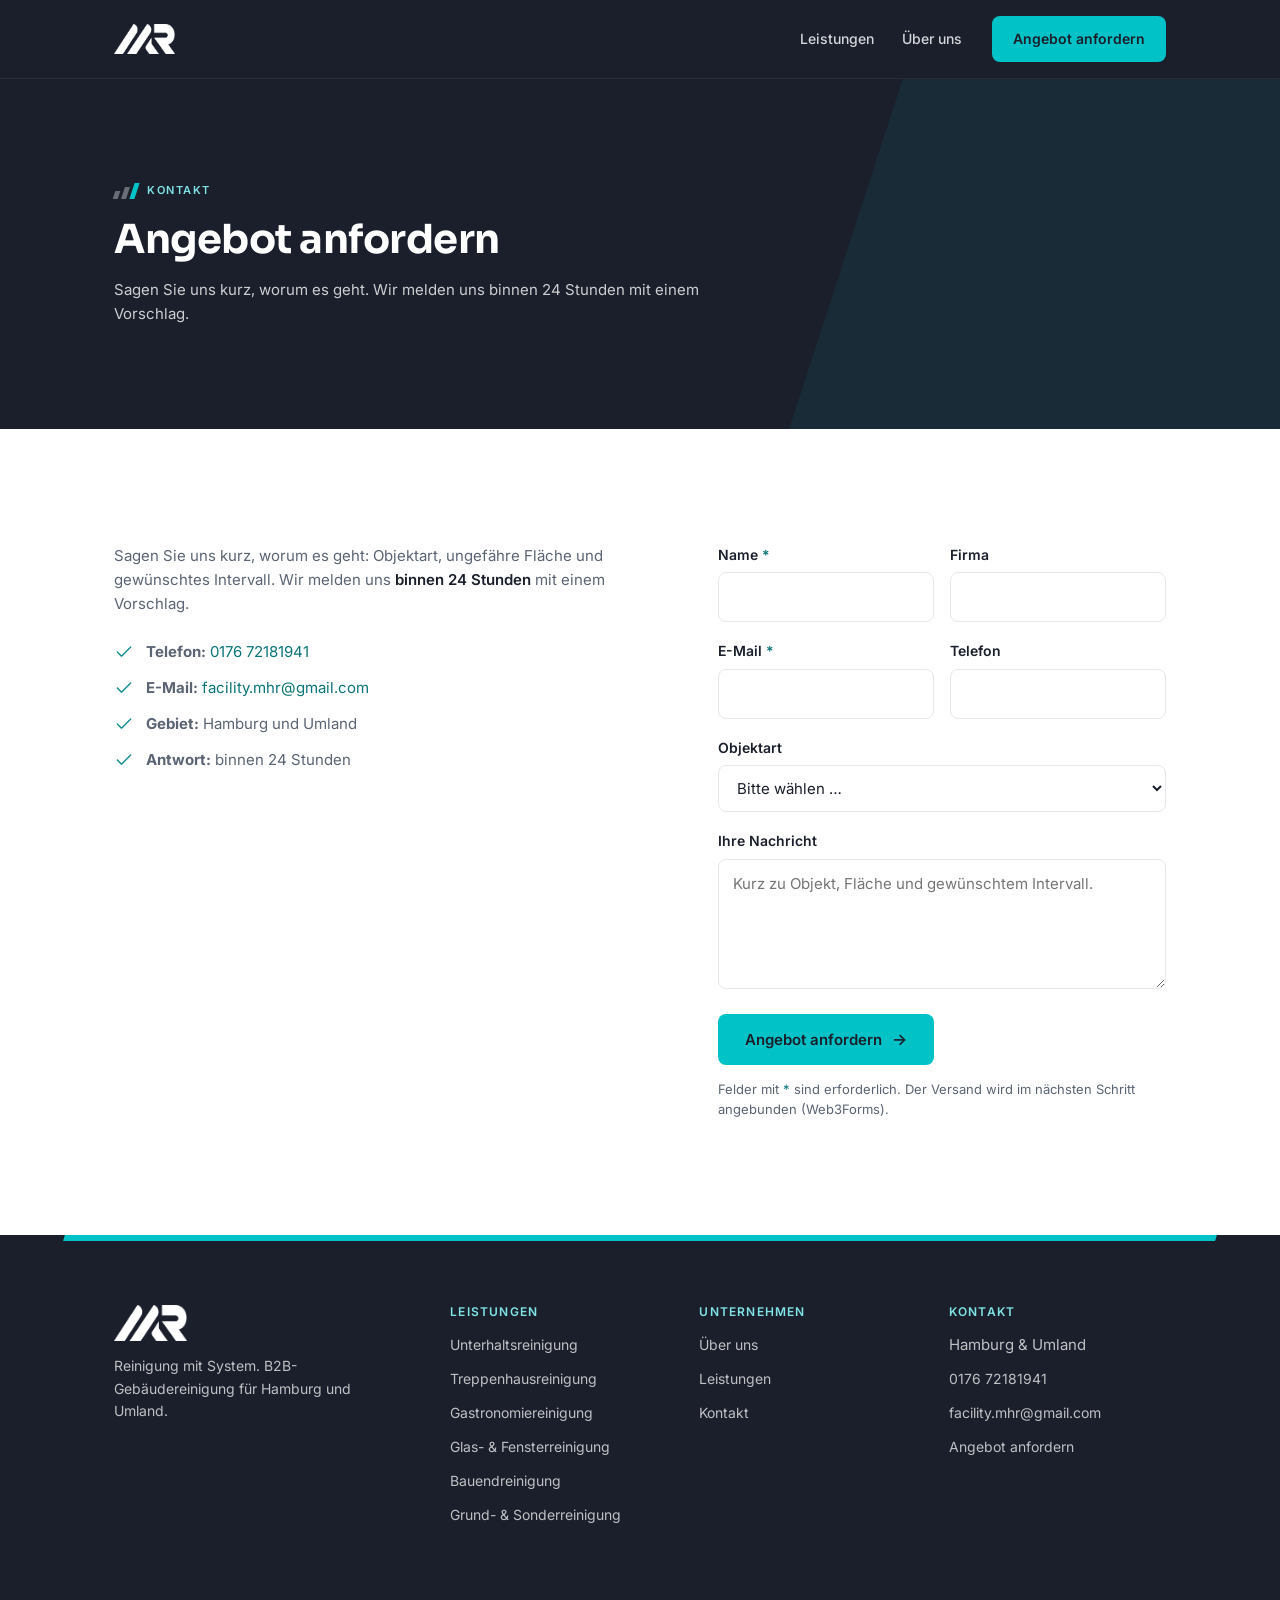
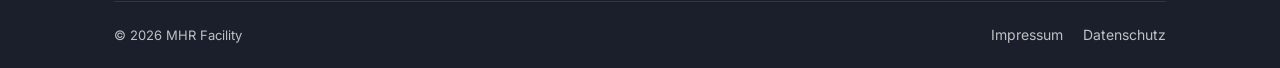
<file: kontakt.html>
<!DOCTYPE html>
<html lang="de">
<head>
  <meta charset="UTF-8" />
  <meta name="viewport" content="width=device-width, initial-scale=1.0" />
  <script>document.documentElement.classList.add('js');</script>
  <title>Kontakt & Angebot – Gebäudereinigung Hamburg | MHR Facility</title>
  <meta name="description" content="Angebot für Gebäudereinigung in Hamburg anfordern. MHR Facility meldet sich binnen 24 Stunden. Telefon, E-Mail und Anfrageformular." />
  <meta name="robots" content="index, follow" />
  <link rel="canonical" href="https://www.mhr-facility.de/kontakt.html" />
  <link rel="icon" href="favicon.svg" type="image/svg+xml" />
  <link rel="preconnect" href="https://fonts.googleapis.com" />
  <link rel="preconnect" href="https://fonts.gstatic.com" crossorigin />
  <link href="https://fonts.googleapis.com/css2?family=Inter:wght@400;500;600;700&family=Sora:wght@600;700;800&display=swap" rel="stylesheet" />
  <link rel="stylesheet" href="assets/css/styles.css" />
</head>
<body>

  <a class="skip-link" href="#main">Zum Inhalt springen</a>
  <header class="site-header">
    <div class="container site-header__inner">
      <a class="brand" href="index.html" aria-label="MHR Facility, Startseite">
        <img src="assets/logo/mhr-logo-white.png" alt="MHR Facility" class="brand-logo" />
      </a>
      <button class="nav-toggle" aria-expanded="false" aria-controls="primary-nav" aria-label="Menü öffnen">
        <span class="nav-toggle__bars" aria-hidden="true"></span>
      </button>
      <nav class="nav" id="primary-nav" aria-label="Hauptnavigation">
        <ul class="nav__list">
          <li><a href="leistungen.html">Leistungen</a></li>
          <li><a href="ueber-uns.html">Über uns</a></li>
        </ul>
        <a href="kontakt.html" class="btn btn--primary header-cta">Angebot anfordern</a>
      </nav>
    </div>
  </header>
  <main id="main">

    <section class="page-header" aria-labelledby="page-title">
      <span class="page-header__skew" aria-hidden="true"></span>
      <div class="container page-header__inner">
        <p class="eyebrow eyebrow--on-dark"><span class="bars" aria-hidden="true"><span></span><span></span><span></span></span> Kontakt</p>
        <h1 id="page-title">Angebot anfordern</h1>
        <p class="page-header__sub">Sagen Sie uns kurz, worum es geht. Wir melden uns binnen 24 Stunden mit einem Vorschlag.</p>
      </div>
    </section>

    <section class="section">
      <div class="container two-col">
        <div class="reveal">
          <div class="prose">
            <p>Sagen Sie uns kurz, worum es geht: Objektart, ungefähre Fläche und gewünschtes Intervall. Wir melden uns <strong>binnen 24 Stunden</strong> mit einem Vorschlag.</p>
          </div>
          <ul class="checklist" style="margin-top:24px">
            <li><svg class="ico" viewBox="0 0 24 24" fill="none" stroke="currentColor" stroke-width="2" stroke-linecap="round" stroke-linejoin="round" aria-hidden="true"><path d="M20 6 9 17l-5-5"/></svg> <span><strong>Telefon:</strong> <a href="tel:+4917672181941">0176 72181941</a></span></li>
            <li><svg class="ico" viewBox="0 0 24 24" fill="none" stroke="currentColor" stroke-width="2" stroke-linecap="round" stroke-linejoin="round" aria-hidden="true"><path d="M20 6 9 17l-5-5"/></svg> <span><strong>E-Mail:</strong> <a href="mailto:facility.mhr@gmail.com">facility.mhr@gmail.com</a></span></li>
            <li><svg class="ico" viewBox="0 0 24 24" fill="none" stroke="currentColor" stroke-width="2" stroke-linecap="round" stroke-linejoin="round" aria-hidden="true"><path d="M20 6 9 17l-5-5"/></svg> <span><strong>Gebiet:</strong> Hamburg und Umland</span></li>
            <li><svg class="ico" viewBox="0 0 24 24" fill="none" stroke="currentColor" stroke-width="2" stroke-linecap="round" stroke-linejoin="round" aria-hidden="true"><path d="M20 6 9 17l-5-5"/></svg> <span><strong>Antwort:</strong> binnen 24 Stunden</span></li>
          </ul>
        </div>
        <div class="reveal">
          <form class="form" action="#" method="post" novalidate>
            <div class="form__row form__row--split">
              <div><label for="f-name">Name <span class="req">*</span></label><input id="f-name" name="name" type="text" autocomplete="name" required /></div>
              <div><label for="f-firma">Firma</label><input id="f-firma" name="firma" type="text" autocomplete="organization" /></div>
            </div>
            <div class="form__row form__row--split">
              <div><label for="f-mail">E-Mail <span class="req">*</span></label><input id="f-mail" name="email" type="email" autocomplete="email" required /></div>
              <div><label for="f-tel">Telefon</label><input id="f-tel" name="telefon" type="tel" autocomplete="tel" /></div>
            </div>
            <div class="form__row">
              <label for="f-objekt">Objektart</label>
              <select id="f-objekt" name="objektart">
                <option value="">Bitte wählen …</option>
                <option>Gastronomie / HACCP</option>
                <option>Treppenhaus / Hausverwaltung</option>
                <option>Büro / Gewerbe</option>
                <option>Glas- / Fensterreinigung</option>
                <option>Bauendreinigung</option>
                <option>Grund- / Sonderreinigung</option>
                <option>Sonstiges</option>
              </select>
            </div>
            <div class="form__row">
              <label for="f-msg">Ihre Nachricht</label>
              <textarea id="f-msg" name="nachricht" placeholder="Kurz zu Objekt, Fläche und gewünschtem Intervall."></textarea>
            </div>
            <button type="submit" class="btn btn--primary">Angebot anfordern <span class="arrow" aria-hidden="true">→</span></button>
            <p class="form__hint" style="margin-top:14px">Felder mit <span class="req">*</span> sind erforderlich. Der Versand wird im nächsten Schritt angebunden (Web3Forms).</p>
          </form>
        </div>
      </div>
    </section>
  </main>

  <footer class="site-footer">
    <div class="site-footer__accent" aria-hidden="true"></div>
    <div class="container">
      <div class="site-footer__top">
        <div class="site-footer__brandcol">
          <a class="brand" href="index.html" aria-label="MHR Facility, Startseite">
            <img src="assets/logo/mhr-logo-white.png" alt="MHR Facility" class="brand-logo" />
          </a>
          <p class="site-footer__claim">Reinigung mit System. B2B-Gebäudereinigung für Hamburg und Umland.</p>
        </div>
        <div>
          <h2>Leistungen</h2>
          <ul>
            <li><a href="leistungen.html#unterhaltsreinigung">Unterhaltsreinigung</a></li>
            <li><a href="treppenhausreinigung.html">Treppenhausreinigung</a></li>
            <li><a href="gastronomiereinigung.html">Gastronomiereinigung</a></li>
            <li><a href="leistungen.html#glasreinigung">Glas- &amp; Fensterreinigung</a></li>
            <li><a href="leistungen.html#bauendreinigung">Bauendreinigung</a></li>
            <li><a href="leistungen.html#grundreinigung">Grund- &amp; Sonderreinigung</a></li>
          </ul>
        </div>
        <div>
          <h2>Unternehmen</h2>
          <ul>
            <li><a href="ueber-uns.html">Über uns</a></li>
            <li><a href="leistungen.html">Leistungen</a></li>
            <li><a href="kontakt.html">Kontakt</a></li>
          </ul>
        </div>
        <div>
          <h2>Kontakt</h2>
          <ul>
            <li>Hamburg &amp; Umland</li>
            <li><a href="tel:+4917672181941">0176 72181941</a></li>
            <li><a href="mailto:facility.mhr@gmail.com">facility.mhr@gmail.com</a></li>
            <li><a href="kontakt.html">Angebot anfordern</a></li>
          </ul>
        </div>
      </div>
      <div class="site-footer__bottom">
        <span>© 2026 MHR Facility</span>
        <nav aria-label="Rechtliches">
          <a href="impressum.html">Impressum</a>
          <a href="datenschutz.html">Datenschutz</a>
        </nav>
      </div>
    </div>
  </footer>
  <script src="assets/js/main.js" defer></script>
</body>
</html>
</file>
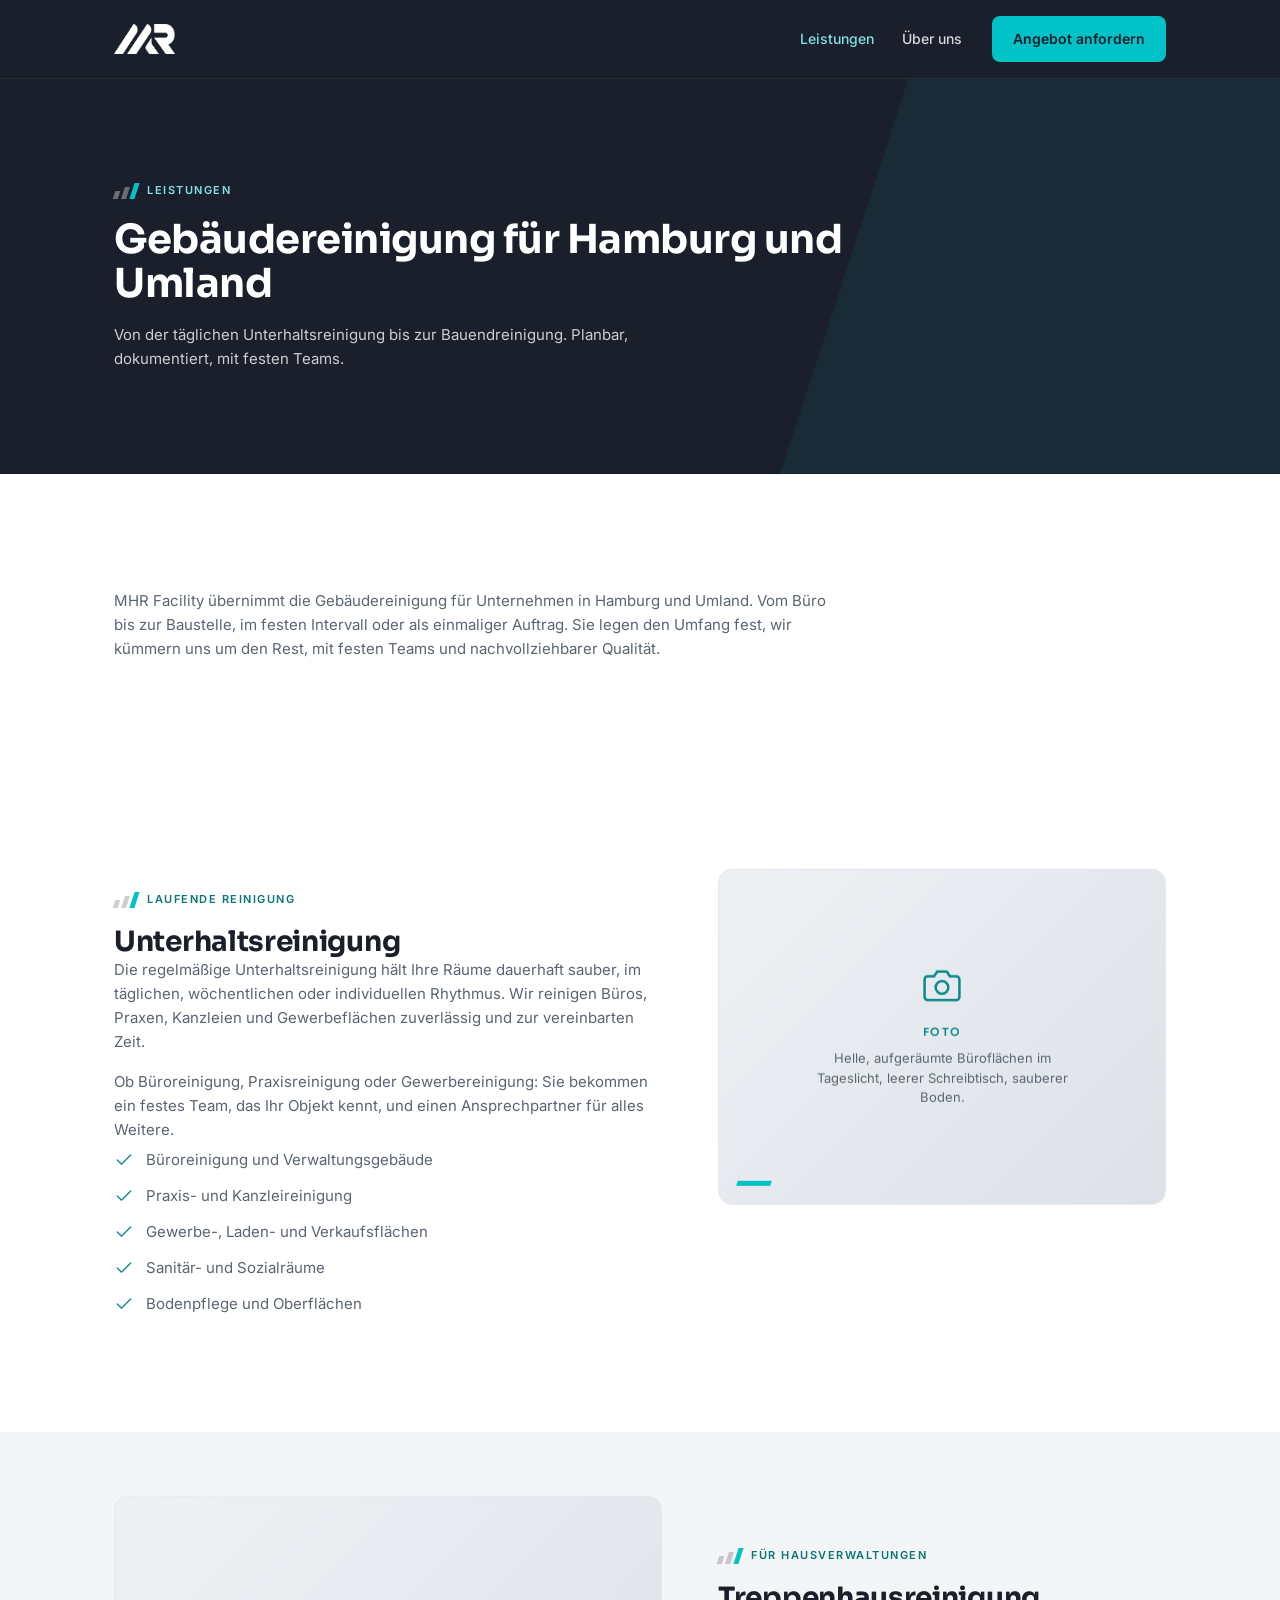
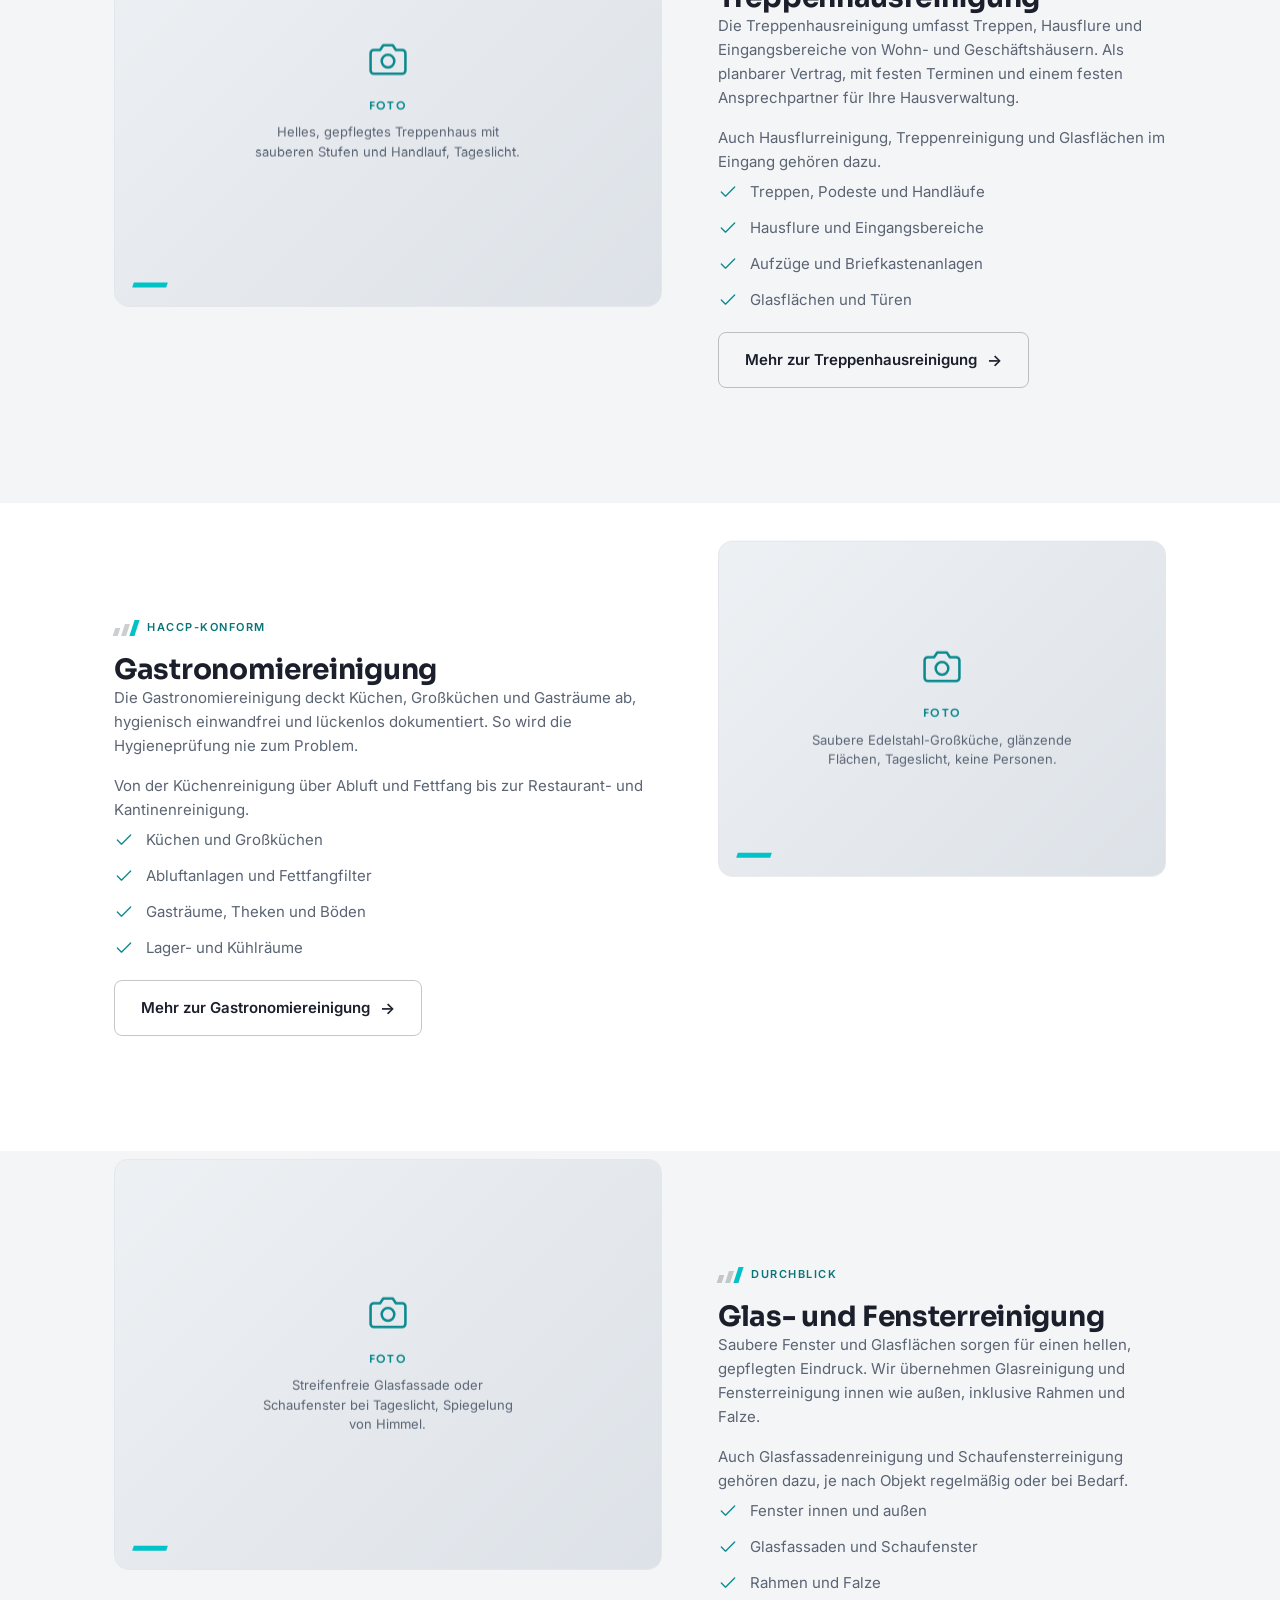
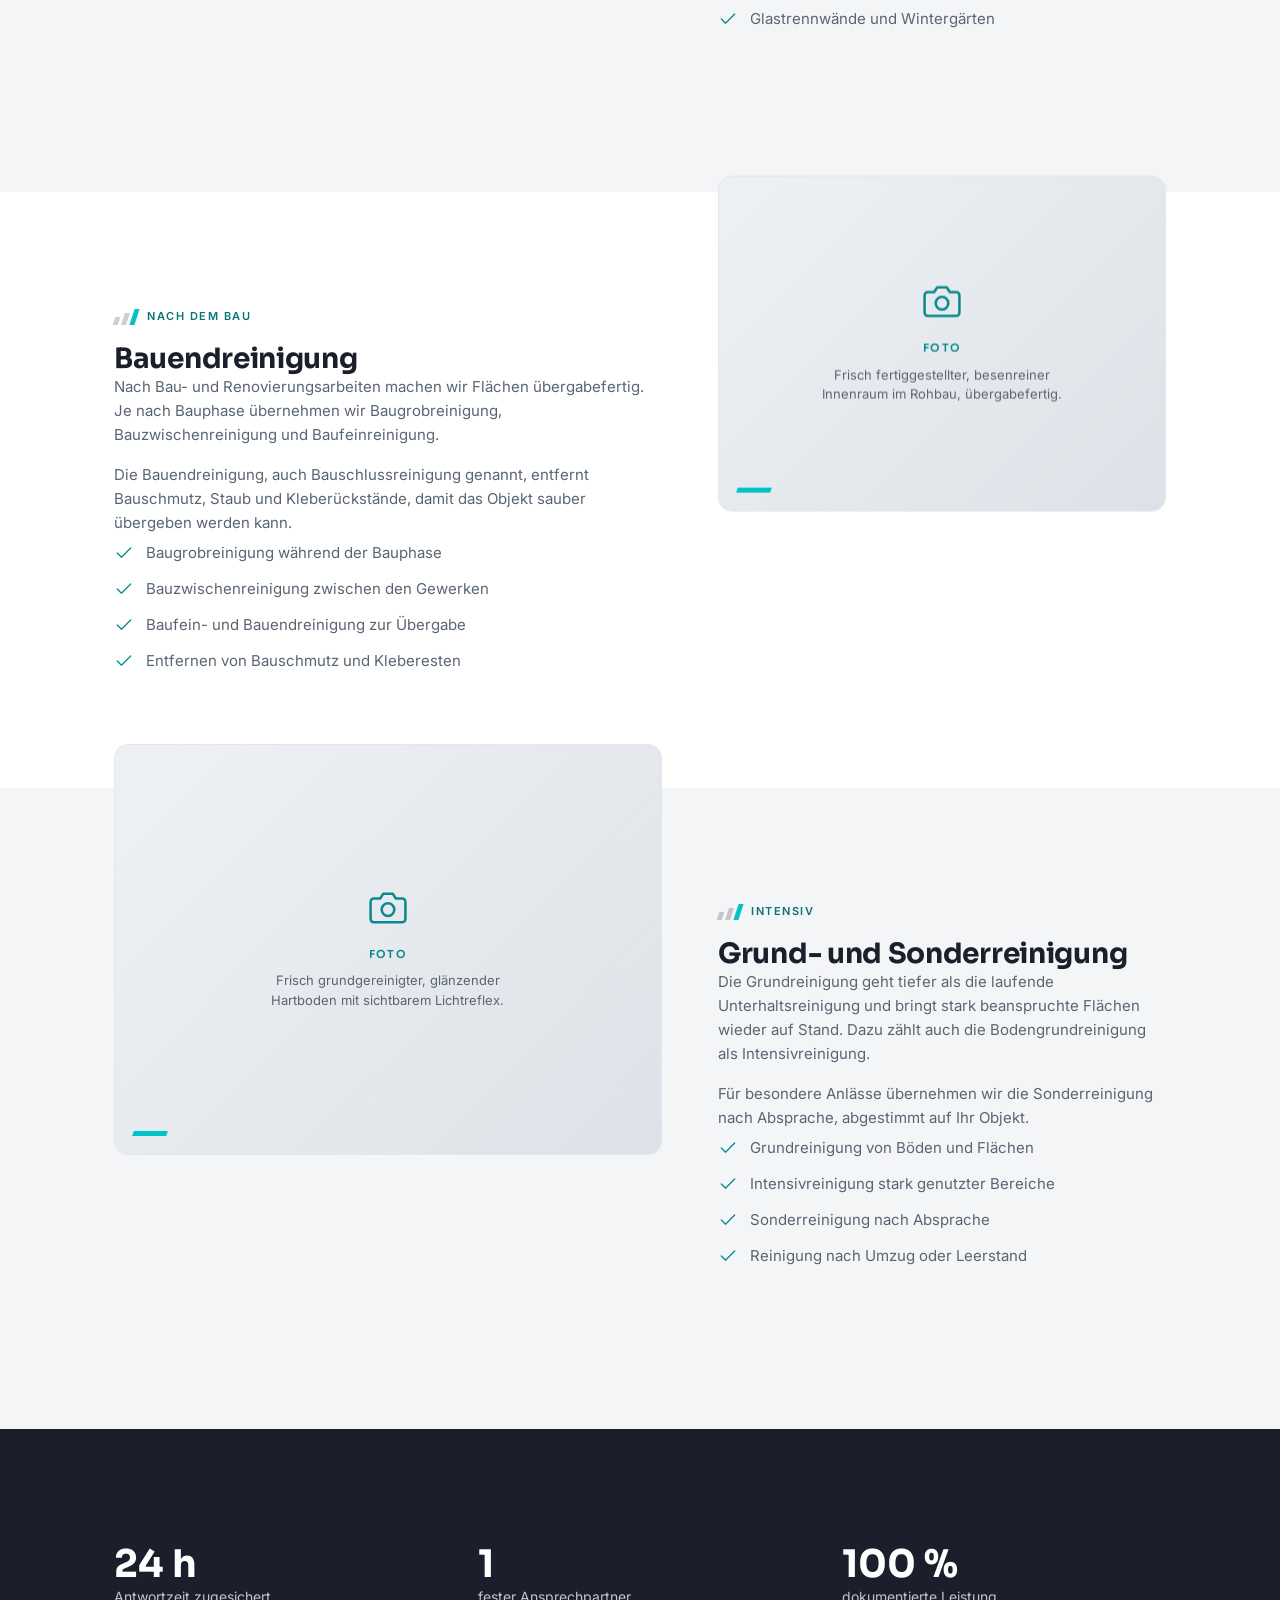
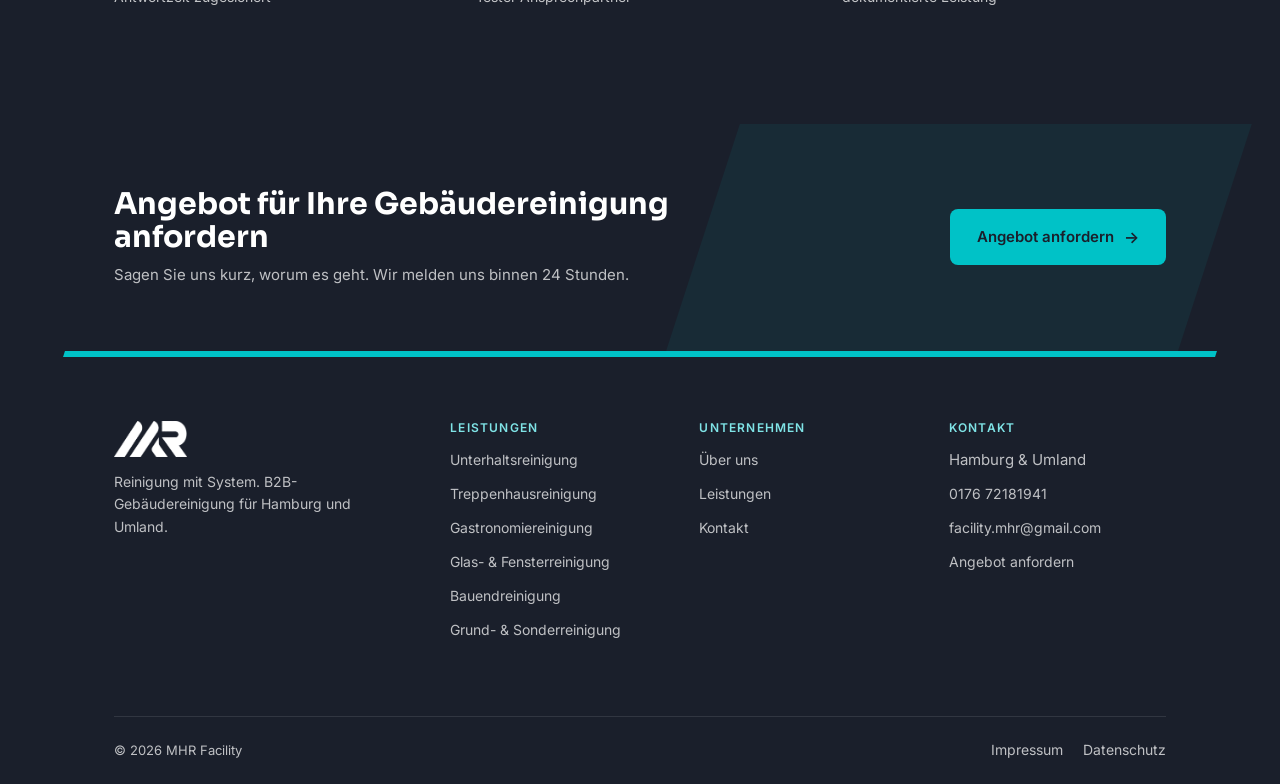
<file: leistungen.html>
<!DOCTYPE html>
<html lang="de">
<head>
  <meta charset="UTF-8" />
  <meta name="viewport" content="width=device-width, initial-scale=1.0" />
  <script>document.documentElement.classList.add('js');</script>
  <title>Leistungen | Gebäudereinigung Hamburg & Umland – MHR Facility</title>
  <meta name="description" content="Alle Reinigungsleistungen von MHR Facility in Hamburg: Unterhaltsreinigung, Treppenhausreinigung, Gastronomiereinigung (HACCP), Glas- und Fensterreinigung, Bauendreinigung sowie Grund- und Sonderreinigung." />
  <meta name="robots" content="index, follow" />
  <link rel="canonical" href="https://www.mhr-facility.de/leistungen.html" />
  <link rel="icon" href="favicon.svg" type="image/svg+xml" />
  <link rel="preconnect" href="https://fonts.googleapis.com" />
  <link rel="preconnect" href="https://fonts.gstatic.com" crossorigin />
  <link href="https://fonts.googleapis.com/css2?family=Inter:wght@400;500;600;700&family=Sora:wght@600;700;800&display=swap" rel="stylesheet" />
  <link rel="stylesheet" href="assets/css/styles.css" />
</head>
<body>

  <a class="skip-link" href="#main">Zum Inhalt springen</a>
  <header class="site-header">
    <div class="container site-header__inner">
      <a class="brand" href="index.html" aria-label="MHR Facility, Startseite">
        <img src="assets/logo/mhr-logo-white.png" alt="MHR Facility" class="brand-logo" />
      </a>
      <button class="nav-toggle" aria-expanded="false" aria-controls="primary-nav" aria-label="Menü öffnen">
        <span class="nav-toggle__bars" aria-hidden="true"></span>
      </button>
      <nav class="nav" id="primary-nav" aria-label="Hauptnavigation">
        <ul class="nav__list">
          <li><a href="leistungen.html" aria-current="page">Leistungen</a></li>
          <li><a href="ueber-uns.html">Über uns</a></li>
        </ul>
        <a href="kontakt.html" class="btn btn--primary header-cta">Angebot anfordern</a>
      </nav>
    </div>
  </header>
  <main id="main">

    <section class="page-header" aria-labelledby="page-title">
      <span class="page-header__skew" aria-hidden="true"></span>
      <div class="container page-header__inner">
        <p class="eyebrow eyebrow--on-dark"><span class="bars" aria-hidden="true"><span></span><span></span><span></span></span> Leistungen</p>
        <h1 id="page-title">Gebäudereinigung für Hamburg und Umland</h1>
        <p class="page-header__sub">Von der täglichen Unterhaltsreinigung bis zur Bauendreinigung. Planbar, dokumentiert, mit festen Teams.</p>
      </div>
    </section>

    <section class="section">
      <div class="container">
        <div class="prose reveal" style="max-width:720px">
          <p>MHR Facility übernimmt die Gebäudereinigung für Unternehmen in Hamburg und Umland. Vom Büro bis zur Baustelle, im festen Intervall oder als einmaliger Auftrag. Sie legen den Umfang fest, wir kümmern uns um den Rest, mit festen Teams und nachvollziehbarer Qualität.</p>
        </div>
      </div>
    </section>

    <section id="unterhaltsreinigung" class="section">
      <div class="container two-col">
        <div class="reveal">
          <p class="eyebrow eyebrow--on-light section__eyebrow"><span class="bars" aria-hidden="true"><span></span><span></span><span></span></span> Laufende Reinigung</p>
          <h2 class="section__title">Unterhaltsreinigung</h2>
          <div class="prose"><p>Die regelmäßige Unterhaltsreinigung hält Ihre Räume dauerhaft sauber, im täglichen, wöchentlichen oder individuellen Rhythmus. Wir reinigen Büros, Praxen, Kanzleien und Gewerbeflächen zuverlässig und zur vereinbarten Zeit.</p><p>Ob Büroreinigung, Praxisreinigung oder Gewerbereinigung: Sie bekommen ein festes Team, das Ihr Objekt kennt, und einen Ansprechpartner für alles Weitere.</p></div>
          <ul class="checklist"><li><svg class="ico" viewBox="0 0 24 24" fill="none" stroke="currentColor" stroke-width="2" stroke-linecap="round" stroke-linejoin="round" aria-hidden="true"><path d="M20 6 9 17l-5-5"/></svg> <span>Büroreinigung und Verwaltungsgebäude</span></li><li><svg class="ico" viewBox="0 0 24 24" fill="none" stroke="currentColor" stroke-width="2" stroke-linecap="round" stroke-linejoin="round" aria-hidden="true"><path d="M20 6 9 17l-5-5"/></svg> <span>Praxis- und Kanzleireinigung</span></li><li><svg class="ico" viewBox="0 0 24 24" fill="none" stroke="currentColor" stroke-width="2" stroke-linecap="round" stroke-linejoin="round" aria-hidden="true"><path d="M20 6 9 17l-5-5"/></svg> <span>Gewerbe-, Laden- und Verkaufsflächen</span></li><li><svg class="ico" viewBox="0 0 24 24" fill="none" stroke="currentColor" stroke-width="2" stroke-linecap="round" stroke-linejoin="round" aria-hidden="true"><path d="M20 6 9 17l-5-5"/></svg> <span>Sanitär- und Sozialräume</span></li><li><svg class="ico" viewBox="0 0 24 24" fill="none" stroke="currentColor" stroke-width="2" stroke-linecap="round" stroke-linejoin="round" aria-hidden="true"><path d="M20 6 9 17l-5-5"/></svg> <span>Bodenpflege und Oberflächen</span></li></ul>
          
        </div>
        <div class="reveal"><div class="media-ph media-ph--light"><div class="media-ph__inner"><svg class="media-ph__icon" viewBox="0 0 24 24" fill="none" stroke="currentColor" stroke-width="1.6" stroke-linecap="round" stroke-linejoin="round" aria-hidden="true"><path d="M23 19a2 2 0 0 1-2 2H3a2 2 0 0 1-2-2V8a2 2 0 0 1 2-2h4l2-3h6l2 3h4a2 2 0 0 1 2 2z"/><circle cx="12" cy="13" r="4"/></svg><span class="media-ph__label">Foto</span><p class="media-ph__tag">Helle, aufgeräumte Büroflächen im Tageslicht, leerer Schreibtisch, sauberer Boden.</p></div></div></div>
      </div>
    </section>
    <section id="treppenhausreinigung" class="section section--grey">
      <div class="container two-col two-col--rev">
        <div class="reveal">
          <p class="eyebrow eyebrow--on-light section__eyebrow"><span class="bars" aria-hidden="true"><span></span><span></span><span></span></span> Für Hausverwaltungen</p>
          <h2 class="section__title">Treppenhausreinigung</h2>
          <div class="prose"><p>Die Treppenhausreinigung umfasst Treppen, Hausflure und Eingangsbereiche von Wohn- und Geschäftshäusern. Als planbarer Vertrag, mit festen Terminen und einem festen Ansprechpartner für Ihre Hausverwaltung.</p><p>Auch Hausflurreinigung, Treppenreinigung und Glasflächen im Eingang gehören dazu.</p></div>
          <ul class="checklist"><li><svg class="ico" viewBox="0 0 24 24" fill="none" stroke="currentColor" stroke-width="2" stroke-linecap="round" stroke-linejoin="round" aria-hidden="true"><path d="M20 6 9 17l-5-5"/></svg> <span>Treppen, Podeste und Handläufe</span></li><li><svg class="ico" viewBox="0 0 24 24" fill="none" stroke="currentColor" stroke-width="2" stroke-linecap="round" stroke-linejoin="round" aria-hidden="true"><path d="M20 6 9 17l-5-5"/></svg> <span>Hausflure und Eingangsbereiche</span></li><li><svg class="ico" viewBox="0 0 24 24" fill="none" stroke="currentColor" stroke-width="2" stroke-linecap="round" stroke-linejoin="round" aria-hidden="true"><path d="M20 6 9 17l-5-5"/></svg> <span>Aufzüge und Briefkastenanlagen</span></li><li><svg class="ico" viewBox="0 0 24 24" fill="none" stroke="currentColor" stroke-width="2" stroke-linecap="round" stroke-linejoin="round" aria-hidden="true"><path d="M20 6 9 17l-5-5"/></svg> <span>Glasflächen und Türen</span></li></ul>
          <p style="margin-top:20px"><a class="btn btn--outline-dark" href="treppenhausreinigung.html">Mehr zur Treppenhausreinigung <span class="arrow" aria-hidden="true">→</span></a></p>
        </div>
        <div class="reveal"><div class="media-ph media-ph--light"><div class="media-ph__inner"><svg class="media-ph__icon" viewBox="0 0 24 24" fill="none" stroke="currentColor" stroke-width="1.6" stroke-linecap="round" stroke-linejoin="round" aria-hidden="true"><path d="M23 19a2 2 0 0 1-2 2H3a2 2 0 0 1-2-2V8a2 2 0 0 1 2-2h4l2-3h6l2 3h4a2 2 0 0 1 2 2z"/><circle cx="12" cy="13" r="4"/></svg><span class="media-ph__label">Foto</span><p class="media-ph__tag">Helles, gepflegtes Treppenhaus mit sauberen Stufen und Handlauf, Tageslicht.</p></div></div></div>
      </div>
    </section>
    <section id="gastronomiereinigung" class="section">
      <div class="container two-col">
        <div class="reveal">
          <p class="eyebrow eyebrow--on-light section__eyebrow"><span class="bars" aria-hidden="true"><span></span><span></span><span></span></span> HACCP-konform</p>
          <h2 class="section__title">Gastronomiereinigung</h2>
          <div class="prose"><p>Die Gastronomiereinigung deckt Küchen, Großküchen und Gasträume ab, hygienisch einwandfrei und lückenlos dokumentiert. So wird die Hygieneprüfung nie zum Problem.</p><p>Von der Küchenreinigung über Abluft und Fettfang bis zur Restaurant- und Kantinenreinigung.</p></div>
          <ul class="checklist"><li><svg class="ico" viewBox="0 0 24 24" fill="none" stroke="currentColor" stroke-width="2" stroke-linecap="round" stroke-linejoin="round" aria-hidden="true"><path d="M20 6 9 17l-5-5"/></svg> <span>Küchen und Großküchen</span></li><li><svg class="ico" viewBox="0 0 24 24" fill="none" stroke="currentColor" stroke-width="2" stroke-linecap="round" stroke-linejoin="round" aria-hidden="true"><path d="M20 6 9 17l-5-5"/></svg> <span>Abluftanlagen und Fettfangfilter</span></li><li><svg class="ico" viewBox="0 0 24 24" fill="none" stroke="currentColor" stroke-width="2" stroke-linecap="round" stroke-linejoin="round" aria-hidden="true"><path d="M20 6 9 17l-5-5"/></svg> <span>Gasträume, Theken und Böden</span></li><li><svg class="ico" viewBox="0 0 24 24" fill="none" stroke="currentColor" stroke-width="2" stroke-linecap="round" stroke-linejoin="round" aria-hidden="true"><path d="M20 6 9 17l-5-5"/></svg> <span>Lager- und Kühlräume</span></li></ul>
          <p style="margin-top:20px"><a class="btn btn--outline-dark" href="gastronomiereinigung.html">Mehr zur Gastronomiereinigung <span class="arrow" aria-hidden="true">→</span></a></p>
        </div>
        <div class="reveal"><div class="media-ph media-ph--light"><div class="media-ph__inner"><svg class="media-ph__icon" viewBox="0 0 24 24" fill="none" stroke="currentColor" stroke-width="1.6" stroke-linecap="round" stroke-linejoin="round" aria-hidden="true"><path d="M23 19a2 2 0 0 1-2 2H3a2 2 0 0 1-2-2V8a2 2 0 0 1 2-2h4l2-3h6l2 3h4a2 2 0 0 1 2 2z"/><circle cx="12" cy="13" r="4"/></svg><span class="media-ph__label">Foto</span><p class="media-ph__tag">Saubere Edelstahl-Großküche, glänzende Flächen, Tageslicht, keine Personen.</p></div></div></div>
      </div>
    </section>
    <section id="glasreinigung" class="section section--grey">
      <div class="container two-col two-col--rev">
        <div class="reveal">
          <p class="eyebrow eyebrow--on-light section__eyebrow"><span class="bars" aria-hidden="true"><span></span><span></span><span></span></span> Durchblick</p>
          <h2 class="section__title">Glas- und Fensterreinigung</h2>
          <div class="prose"><p>Saubere Fenster und Glasflächen sorgen für einen hellen, gepflegten Eindruck. Wir übernehmen Glasreinigung und Fensterreinigung innen wie außen, inklusive Rahmen und Falze.</p><p>Auch Glasfassadenreinigung und Schaufensterreinigung gehören dazu, je nach Objekt regelmäßig oder bei Bedarf.</p></div>
          <ul class="checklist"><li><svg class="ico" viewBox="0 0 24 24" fill="none" stroke="currentColor" stroke-width="2" stroke-linecap="round" stroke-linejoin="round" aria-hidden="true"><path d="M20 6 9 17l-5-5"/></svg> <span>Fenster innen und außen</span></li><li><svg class="ico" viewBox="0 0 24 24" fill="none" stroke="currentColor" stroke-width="2" stroke-linecap="round" stroke-linejoin="round" aria-hidden="true"><path d="M20 6 9 17l-5-5"/></svg> <span>Glasfassaden und Schaufenster</span></li><li><svg class="ico" viewBox="0 0 24 24" fill="none" stroke="currentColor" stroke-width="2" stroke-linecap="round" stroke-linejoin="round" aria-hidden="true"><path d="M20 6 9 17l-5-5"/></svg> <span>Rahmen und Falze</span></li><li><svg class="ico" viewBox="0 0 24 24" fill="none" stroke="currentColor" stroke-width="2" stroke-linecap="round" stroke-linejoin="round" aria-hidden="true"><path d="M20 6 9 17l-5-5"/></svg> <span>Glastrennwände und Wintergärten</span></li></ul>
          
        </div>
        <div class="reveal"><div class="media-ph media-ph--light"><div class="media-ph__inner"><svg class="media-ph__icon" viewBox="0 0 24 24" fill="none" stroke="currentColor" stroke-width="1.6" stroke-linecap="round" stroke-linejoin="round" aria-hidden="true"><path d="M23 19a2 2 0 0 1-2 2H3a2 2 0 0 1-2-2V8a2 2 0 0 1 2-2h4l2-3h6l2 3h4a2 2 0 0 1 2 2z"/><circle cx="12" cy="13" r="4"/></svg><span class="media-ph__label">Foto</span><p class="media-ph__tag">Streifenfreie Glasfassade oder Schaufenster bei Tageslicht, Spiegelung von Himmel.</p></div></div></div>
      </div>
    </section>
    <section id="bauendreinigung" class="section">
      <div class="container two-col">
        <div class="reveal">
          <p class="eyebrow eyebrow--on-light section__eyebrow"><span class="bars" aria-hidden="true"><span></span><span></span><span></span></span> Nach dem Bau</p>
          <h2 class="section__title">Bauendreinigung</h2>
          <div class="prose"><p>Nach Bau- und Renovierungsarbeiten machen wir Flächen übergabefertig. Je nach Bauphase übernehmen wir Baugrobreinigung, Bauzwischenreinigung und Baufeinreinigung.</p><p>Die Bauendreinigung, auch Bauschlussreinigung genannt, entfernt Bauschmutz, Staub und Kleberückstände, damit das Objekt sauber übergeben werden kann.</p></div>
          <ul class="checklist"><li><svg class="ico" viewBox="0 0 24 24" fill="none" stroke="currentColor" stroke-width="2" stroke-linecap="round" stroke-linejoin="round" aria-hidden="true"><path d="M20 6 9 17l-5-5"/></svg> <span>Baugrobreinigung während der Bauphase</span></li><li><svg class="ico" viewBox="0 0 24 24" fill="none" stroke="currentColor" stroke-width="2" stroke-linecap="round" stroke-linejoin="round" aria-hidden="true"><path d="M20 6 9 17l-5-5"/></svg> <span>Bauzwischenreinigung zwischen den Gewerken</span></li><li><svg class="ico" viewBox="0 0 24 24" fill="none" stroke="currentColor" stroke-width="2" stroke-linecap="round" stroke-linejoin="round" aria-hidden="true"><path d="M20 6 9 17l-5-5"/></svg> <span>Baufein- und Bauendreinigung zur Übergabe</span></li><li><svg class="ico" viewBox="0 0 24 24" fill="none" stroke="currentColor" stroke-width="2" stroke-linecap="round" stroke-linejoin="round" aria-hidden="true"><path d="M20 6 9 17l-5-5"/></svg> <span>Entfernen von Bauschmutz und Kleberesten</span></li></ul>
          
        </div>
        <div class="reveal"><div class="media-ph media-ph--light"><div class="media-ph__inner"><svg class="media-ph__icon" viewBox="0 0 24 24" fill="none" stroke="currentColor" stroke-width="1.6" stroke-linecap="round" stroke-linejoin="round" aria-hidden="true"><path d="M23 19a2 2 0 0 1-2 2H3a2 2 0 0 1-2-2V8a2 2 0 0 1 2-2h4l2-3h6l2 3h4a2 2 0 0 1 2 2z"/><circle cx="12" cy="13" r="4"/></svg><span class="media-ph__label">Foto</span><p class="media-ph__tag">Frisch fertiggestellter, besenreiner Innenraum im Rohbau, übergabefertig.</p></div></div></div>
      </div>
    </section>
    <section id="grundreinigung" class="section section--grey">
      <div class="container two-col two-col--rev">
        <div class="reveal">
          <p class="eyebrow eyebrow--on-light section__eyebrow"><span class="bars" aria-hidden="true"><span></span><span></span><span></span></span> Intensiv</p>
          <h2 class="section__title">Grund- und Sonderreinigung</h2>
          <div class="prose"><p>Die Grundreinigung geht tiefer als die laufende Unterhaltsreinigung und bringt stark beanspruchte Flächen wieder auf Stand. Dazu zählt auch die Bodengrundreinigung als Intensivreinigung.</p><p>Für besondere Anlässe übernehmen wir die Sonderreinigung nach Absprache, abgestimmt auf Ihr Objekt.</p></div>
          <ul class="checklist"><li><svg class="ico" viewBox="0 0 24 24" fill="none" stroke="currentColor" stroke-width="2" stroke-linecap="round" stroke-linejoin="round" aria-hidden="true"><path d="M20 6 9 17l-5-5"/></svg> <span>Grundreinigung von Böden und Flächen</span></li><li><svg class="ico" viewBox="0 0 24 24" fill="none" stroke="currentColor" stroke-width="2" stroke-linecap="round" stroke-linejoin="round" aria-hidden="true"><path d="M20 6 9 17l-5-5"/></svg> <span>Intensivreinigung stark genutzter Bereiche</span></li><li><svg class="ico" viewBox="0 0 24 24" fill="none" stroke="currentColor" stroke-width="2" stroke-linecap="round" stroke-linejoin="round" aria-hidden="true"><path d="M20 6 9 17l-5-5"/></svg> <span>Sonderreinigung nach Absprache</span></li><li><svg class="ico" viewBox="0 0 24 24" fill="none" stroke="currentColor" stroke-width="2" stroke-linecap="round" stroke-linejoin="round" aria-hidden="true"><path d="M20 6 9 17l-5-5"/></svg> <span>Reinigung nach Umzug oder Leerstand</span></li></ul>
          
        </div>
        <div class="reveal"><div class="media-ph media-ph--light"><div class="media-ph__inner"><svg class="media-ph__icon" viewBox="0 0 24 24" fill="none" stroke="currentColor" stroke-width="1.6" stroke-linecap="round" stroke-linejoin="round" aria-hidden="true"><path d="M23 19a2 2 0 0 1-2 2H3a2 2 0 0 1-2-2V8a2 2 0 0 1 2-2h4l2-3h6l2 3h4a2 2 0 0 1 2 2z"/><circle cx="12" cy="13" r="4"/></svg><span class="media-ph__label">Foto</span><p class="media-ph__tag">Frisch grundgereinigter, glänzender Hartboden mit sichtbarem Lichtreflex.</p></div></div></div>
      </div>
    </section>

    <section class="section section--dark">
      <div class="container">
        <div class="stat-strip reveal-group">
          <div class="stat"><span class="stat__bar" aria-hidden="true"></span><strong>24 h</strong><span>Antwortzeit zugesichert</span></div>
          <div class="stat"><span class="stat__bar" aria-hidden="true"></span><strong>1</strong><span>fester Ansprechpartner</span></div>
          <div class="stat"><span class="stat__bar" aria-hidden="true"></span><strong>100 %</strong><span>dokumentierte Leistung</span></div>
        </div>
      </div>
    </section>

    <section class="cta-band" aria-labelledby="cta-title">
      <span class="cta-band__skew" aria-hidden="true"></span>
      <div class="container cta-band__inner">
        <div>
          <h2 id="cta-title">Angebot für Ihre Gebäudereinigung anfordern</h2>
          <p>Sagen Sie uns kurz, worum es geht. Wir melden uns binnen 24 Stunden.</p>
        </div>
        <a href="kontakt.html" class="btn btn--primary">Angebot anfordern <span class="arrow" aria-hidden="true">→</span></a>
      </div>
    </section>
  </main>

  <footer class="site-footer">
    <div class="site-footer__accent" aria-hidden="true"></div>
    <div class="container">
      <div class="site-footer__top">
        <div class="site-footer__brandcol">
          <a class="brand" href="index.html" aria-label="MHR Facility, Startseite">
            <img src="assets/logo/mhr-logo-white.png" alt="MHR Facility" class="brand-logo" />
          </a>
          <p class="site-footer__claim">Reinigung mit System. B2B-Gebäudereinigung für Hamburg und Umland.</p>
        </div>
        <div>
          <h2>Leistungen</h2>
          <ul>
            <li><a href="leistungen.html#unterhaltsreinigung">Unterhaltsreinigung</a></li>
            <li><a href="treppenhausreinigung.html">Treppenhausreinigung</a></li>
            <li><a href="gastronomiereinigung.html">Gastronomiereinigung</a></li>
            <li><a href="leistungen.html#glasreinigung">Glas- &amp; Fensterreinigung</a></li>
            <li><a href="leistungen.html#bauendreinigung">Bauendreinigung</a></li>
            <li><a href="leistungen.html#grundreinigung">Grund- &amp; Sonderreinigung</a></li>
          </ul>
        </div>
        <div>
          <h2>Unternehmen</h2>
          <ul>
            <li><a href="ueber-uns.html">Über uns</a></li>
            <li><a href="leistungen.html">Leistungen</a></li>
            <li><a href="kontakt.html">Kontakt</a></li>
          </ul>
        </div>
        <div>
          <h2>Kontakt</h2>
          <ul>
            <li>Hamburg &amp; Umland</li>
            <li><a href="tel:+4917672181941">0176 72181941</a></li>
            <li><a href="mailto:facility.mhr@gmail.com">facility.mhr@gmail.com</a></li>
            <li><a href="kontakt.html">Angebot anfordern</a></li>
          </ul>
        </div>
      </div>
      <div class="site-footer__bottom">
        <span>© 2026 MHR Facility</span>
        <nav aria-label="Rechtliches">
          <a href="impressum.html">Impressum</a>
          <a href="datenschutz.html">Datenschutz</a>
        </nav>
      </div>
    </div>
  </footer>
  <script src="assets/js/main.js" defer></script>
</body>
</html>
</file>
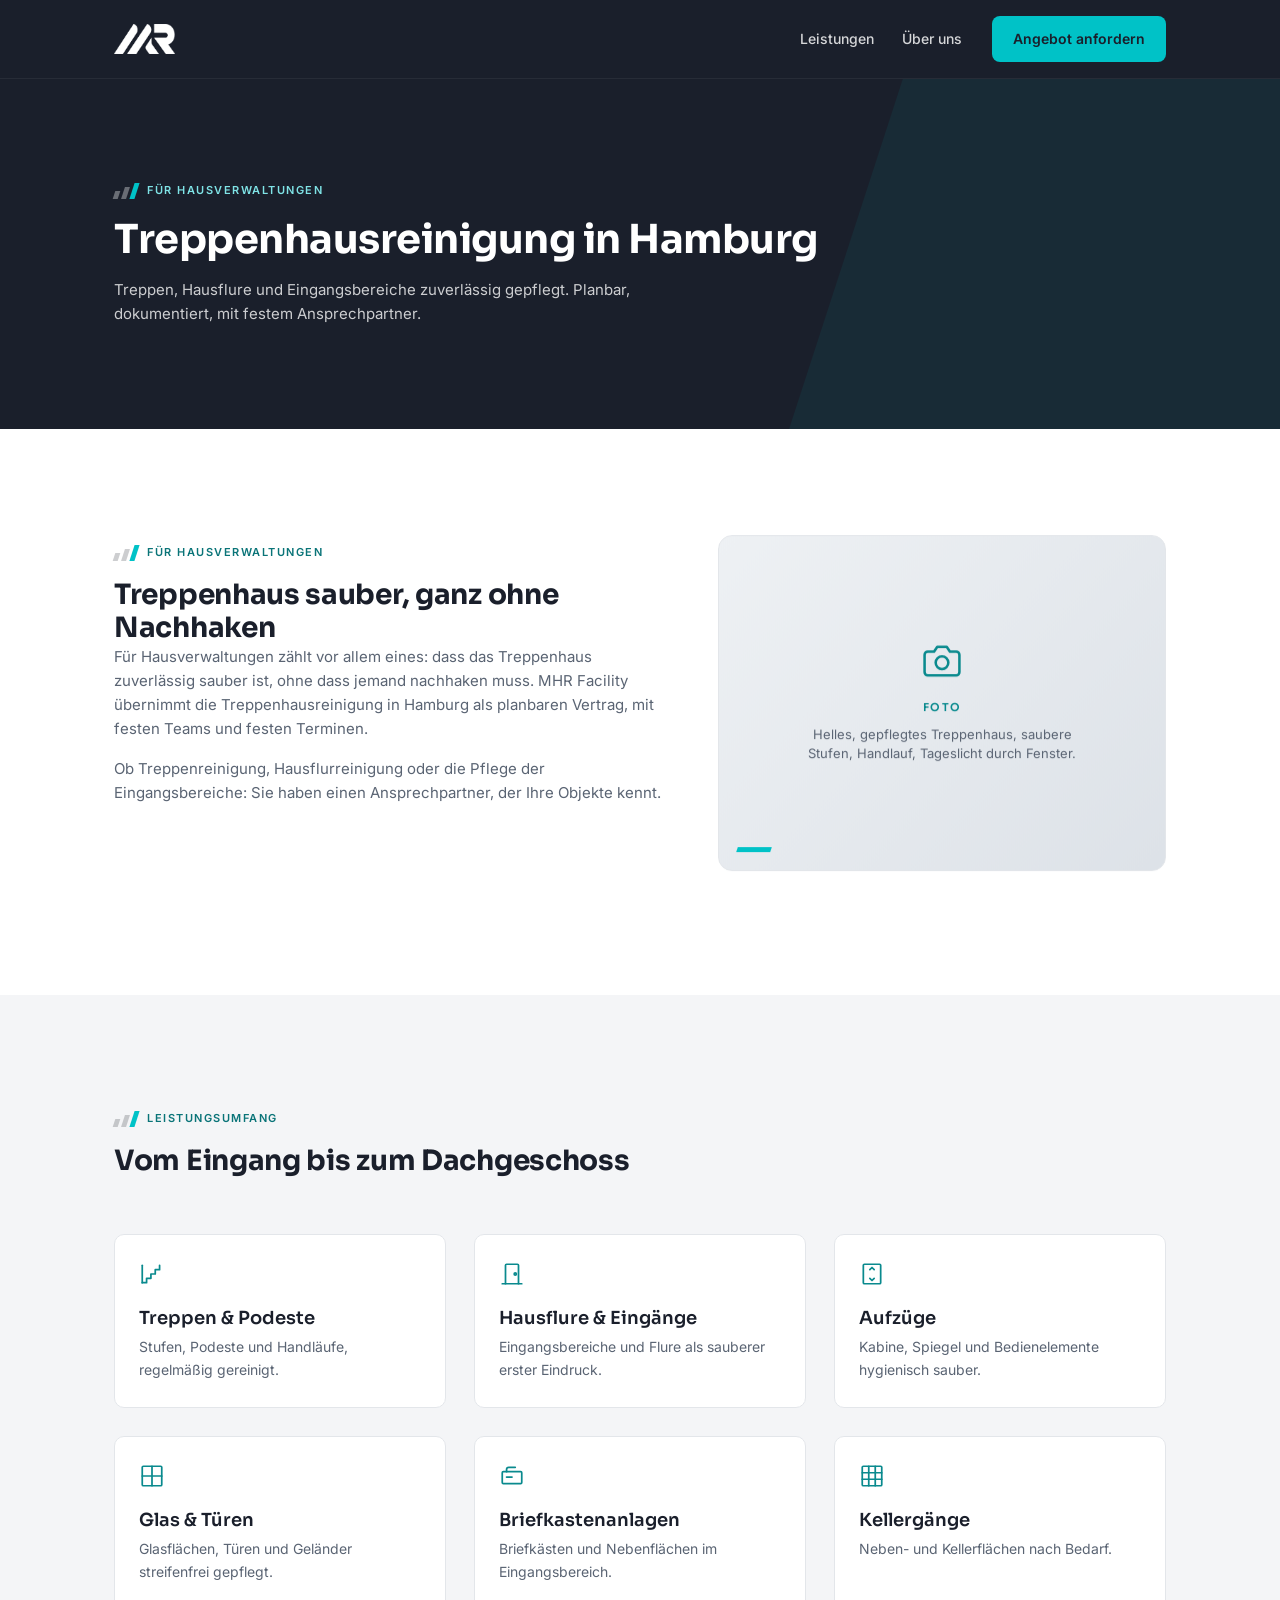
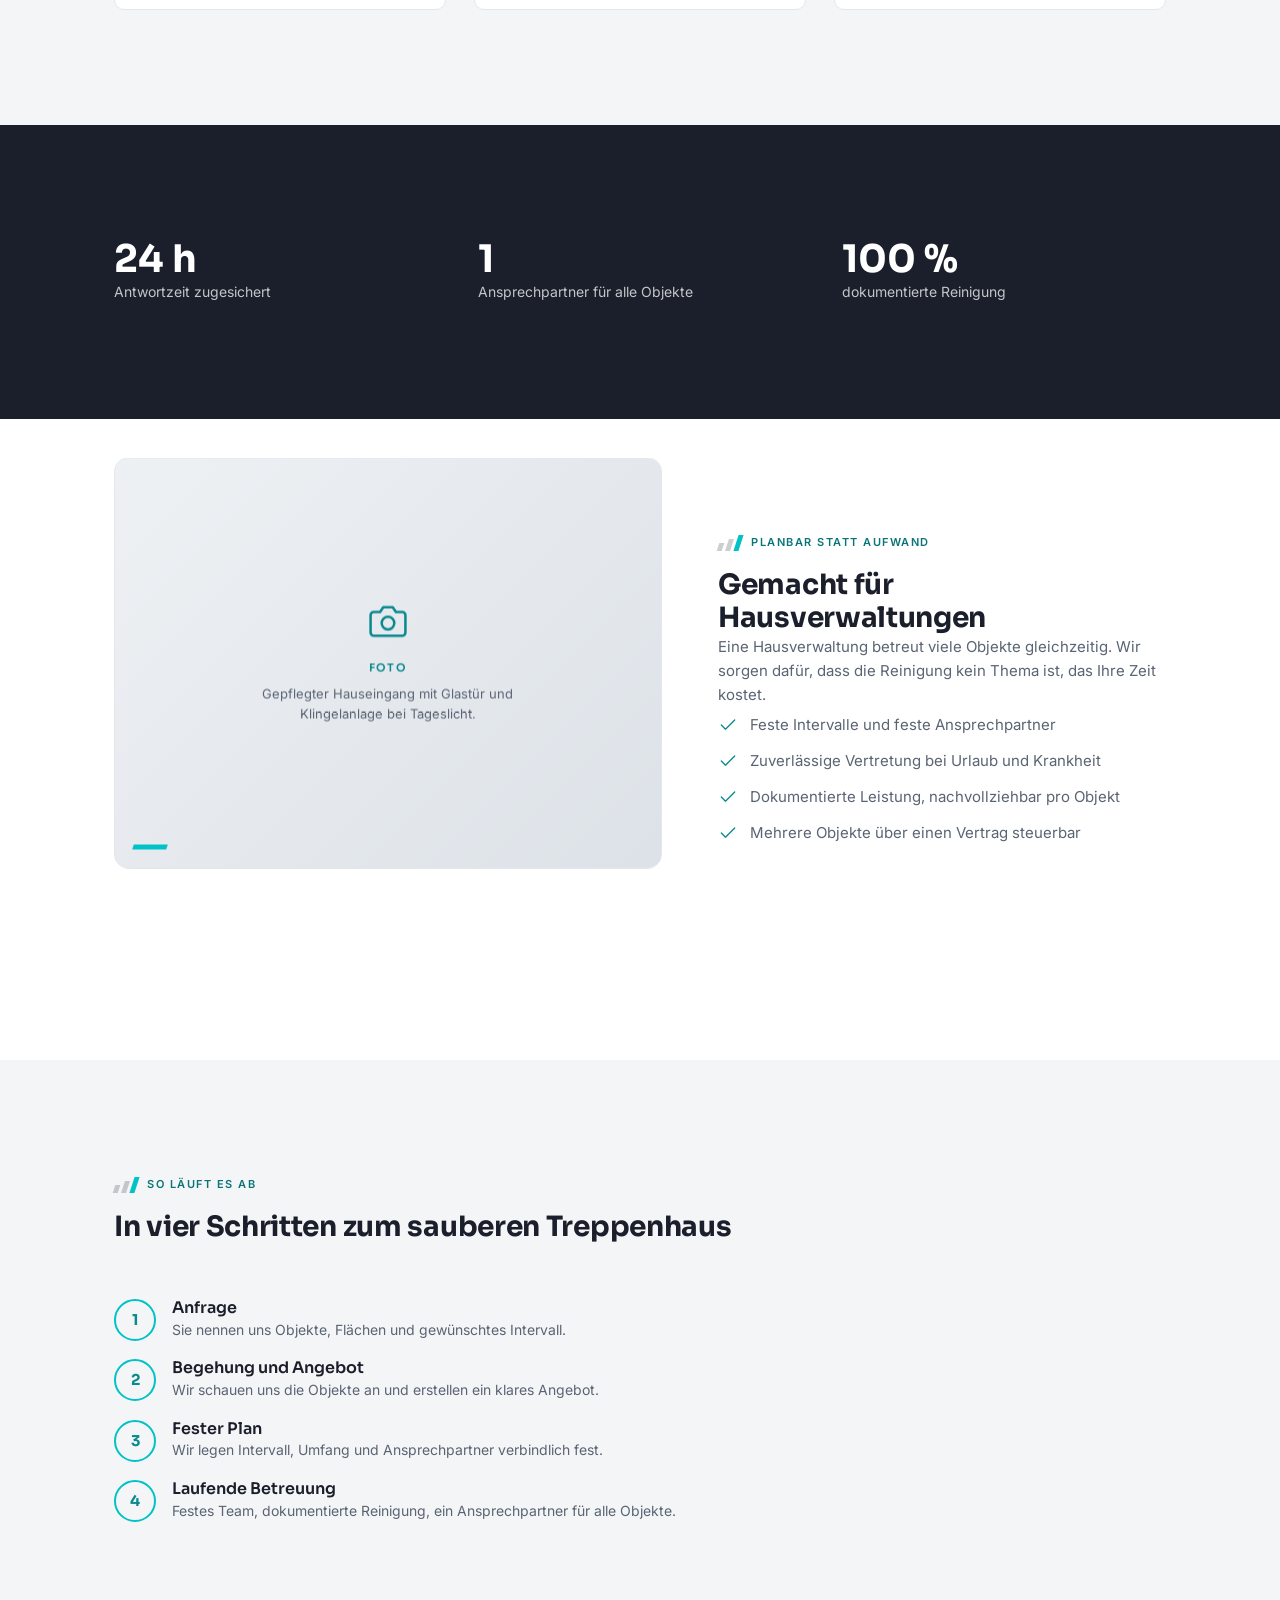
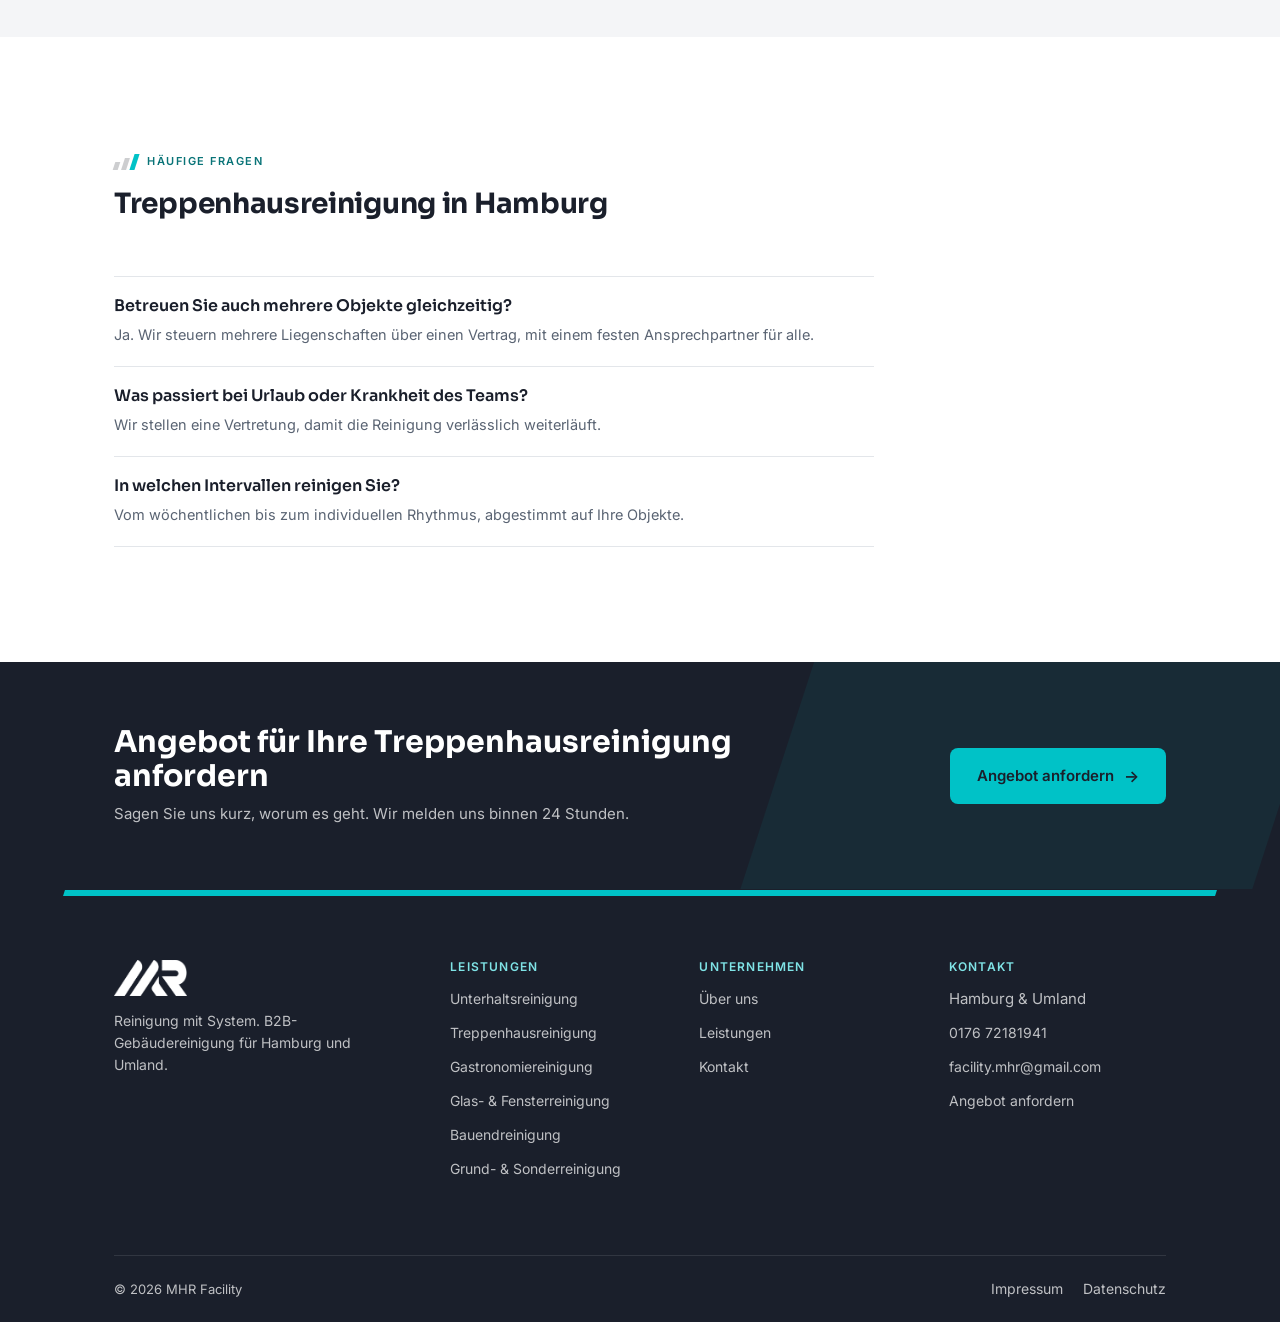
<file: treppenhausreinigung.html>
<!DOCTYPE html>
<html lang="de">
<head>
  <meta charset="UTF-8" />
  <meta name="viewport" content="width=device-width, initial-scale=1.0" />
  <script>document.documentElement.classList.add('js');</script>
  <title>Treppenhausreinigung Hamburg für Hausverwaltungen | MHR Facility</title>
  <meta name="description" content="Treppenhausreinigung und Hausflurreinigung in Hamburg für Hausverwaltungen: Treppen, Eingänge, Aufzüge und Glasflächen. Planbare Verträge, feste Teams, ein Ansprechpartner." />
  <meta name="robots" content="index, follow" />
  <link rel="canonical" href="https://www.mhr-facility.de/treppenhausreinigung.html" />
  <link rel="icon" href="favicon.svg" type="image/svg+xml" />
  <link rel="preconnect" href="https://fonts.googleapis.com" />
  <link rel="preconnect" href="https://fonts.gstatic.com" crossorigin />
  <link href="https://fonts.googleapis.com/css2?family=Inter:wght@400;500;600;700&family=Sora:wght@600;700;800&display=swap" rel="stylesheet" />
  <link rel="stylesheet" href="assets/css/styles.css" />
</head>
<body>

  <a class="skip-link" href="#main">Zum Inhalt springen</a>
  <header class="site-header">
    <div class="container site-header__inner">
      <a class="brand" href="index.html" aria-label="MHR Facility, Startseite">
        <img src="assets/logo/mhr-logo-white.png" alt="MHR Facility" class="brand-logo" />
      </a>
      <button class="nav-toggle" aria-expanded="false" aria-controls="primary-nav" aria-label="Menü öffnen">
        <span class="nav-toggle__bars" aria-hidden="true"></span>
      </button>
      <nav class="nav" id="primary-nav" aria-label="Hauptnavigation">
        <ul class="nav__list">
          <li><a href="leistungen.html">Leistungen</a></li>
          <li><a href="ueber-uns.html">Über uns</a></li>
        </ul>
        <a href="kontakt.html" class="btn btn--primary header-cta">Angebot anfordern</a>
      </nav>
    </div>
  </header>
  <main id="main">

    <section class="page-header" aria-labelledby="page-title">
      <span class="page-header__skew" aria-hidden="true"></span>
      <div class="container page-header__inner">
        <p class="eyebrow eyebrow--on-dark"><span class="bars" aria-hidden="true"><span></span><span></span><span></span></span> Für Hausverwaltungen</p>
        <h1 id="page-title">Treppenhausreinigung in Hamburg</h1>
        <p class="page-header__sub">Treppen, Hausflure und Eingangsbereiche zuverlässig gepflegt. Planbar, dokumentiert, mit festem Ansprechpartner.</p>
      </div>
    </section>

    <section class="section">
      <div class="container two-col">
        <div class="reveal">
          <p class="eyebrow eyebrow--on-light section__eyebrow"><span class="bars" aria-hidden="true"><span></span><span></span><span></span></span> Für Hausverwaltungen</p>
          <h2 class="section__title">Treppenhaus sauber, ganz ohne Nachhaken</h2>
          <div class="prose"><p>Für Hausverwaltungen zählt vor allem eines: dass das Treppenhaus zuverlässig sauber ist, ohne dass jemand nachhaken muss. MHR Facility übernimmt die Treppenhausreinigung in Hamburg als planbaren Vertrag, mit festen Teams und festen Terminen.</p><p>Ob Treppenreinigung, Hausflurreinigung oder die Pflege der Eingangsbereiche: Sie haben einen Ansprechpartner, der Ihre Objekte kennt.</p></div>
        </div>
        <div class="reveal"><div class="media-ph media-ph--light"><div class="media-ph__inner"><svg class="media-ph__icon" viewBox="0 0 24 24" fill="none" stroke="currentColor" stroke-width="1.6" stroke-linecap="round" stroke-linejoin="round" aria-hidden="true"><path d="M23 19a2 2 0 0 1-2 2H3a2 2 0 0 1-2-2V8a2 2 0 0 1 2-2h4l2-3h6l2 3h4a2 2 0 0 1 2 2z"/><circle cx="12" cy="13" r="4"/></svg><span class="media-ph__label">Foto</span><p class="media-ph__tag">Helles, gepflegtes Treppenhaus, saubere Stufen, Handlauf, Tageslicht durch Fenster.</p></div></div></div>
      </div>
    </section>
    <section class="section section--grey">
      <div class="container">
        
        <div class="section__head reveal">
          <p class="eyebrow eyebrow--on-light section__eyebrow"><span class="bars" aria-hidden="true"><span></span><span></span><span></span></span> Leistungsumfang</p>
          <h2 class="section__title">Vom Eingang bis zum Dachgeschoss</h2>
          
        </div>
        <div class="grid service-grid reveal-group"><div class="service-card"><svg class="ico" viewBox="0 0 24 24" fill="none" stroke="currentColor" stroke-width="1.7" stroke-linecap="round" stroke-linejoin="round" aria-hidden="true"><path d="M3 20h4v-4h4v-4h4V8h4V4"/><path d="M3 20V4"/></svg><h3>Treppen & Podeste</h3><p>Stufen, Podeste und Handläufe, regelmäßig gereinigt.</p></div><div class="service-card"><svg class="ico" viewBox="0 0 24 24" fill="none" stroke="currentColor" stroke-width="1.7" stroke-linecap="round" stroke-linejoin="round" aria-hidden="true"><path d="M3 21h18"/><path d="M6 21V4a1 1 0 0 1 1-1h10a1 1 0 0 1 1 1v17"/><circle cx="15" cy="12" r="1"/></svg><h3>Hausflure & Eingänge</h3><p>Eingangsbereiche und Flure als sauberer erster Eindruck.</p></div><div class="service-card"><svg class="ico" viewBox="0 0 24 24" fill="none" stroke="currentColor" stroke-width="1.7" stroke-linecap="round" stroke-linejoin="round" aria-hidden="true"><rect x="4" y="3" width="16" height="18" rx="1"/><path d="M10 8l2-2 2 2M10 16l2 2 2-2"/></svg><h3>Aufzüge</h3><p>Kabine, Spiegel und Bedienelemente hygienisch sauber.</p></div><div class="service-card"><svg class="ico" viewBox="0 0 24 24" fill="none" stroke="currentColor" stroke-width="1.7" stroke-linecap="round" stroke-linejoin="round" aria-hidden="true"><rect x="3" y="3" width="18" height="18" rx="1"/><path d="M3 12h18M12 3v18"/></svg><h3>Glas & Türen</h3><p>Glasflächen, Türen und Geländer streifenfrei gepflegt.</p></div><div class="service-card"><svg class="ico" viewBox="0 0 24 24" fill="none" stroke="currentColor" stroke-width="1.7" stroke-linecap="round" stroke-linejoin="round" aria-hidden="true"><rect x="3" y="8" width="18" height="11" rx="1"/><path d="M7 8V6a2 2 0 0 1 2-2h6"/><path d="M7 13h5"/></svg><h3>Briefkastenanlagen</h3><p>Briefkästen und Nebenflächen im Eingangsbereich.</p></div><div class="service-card"><svg class="ico" viewBox="0 0 24 24" fill="none" stroke="currentColor" stroke-width="1.7" stroke-linecap="round" stroke-linejoin="round" aria-hidden="true"><rect x="3" y="3" width="18" height="18" rx="1"/><path d="M3 9h18M3 15h18M9 3v18M15 3v18"/></svg><h3>Kellergänge</h3><p>Neben- und Kellerflächen nach Bedarf.</p></div></div>
      </div>
    </section>

    <section class="section section--dark">
      <div class="container">
        <div class="stat-strip reveal-group">
          <div class="stat"><span class="stat__bar" aria-hidden="true"></span><strong>24 h</strong><span>Antwortzeit zugesichert</span></div>
          <div class="stat"><span class="stat__bar" aria-hidden="true"></span><strong>1</strong><span>Ansprechpartner für alle Objekte</span></div>
          <div class="stat"><span class="stat__bar" aria-hidden="true"></span><strong>100 %</strong><span>dokumentierte Reinigung</span></div>
        </div>
      </div>
    </section>
    <section class="section">
      <div class="container two-col two-col--rev">
        <div class="reveal">
          <p class="eyebrow eyebrow--on-light section__eyebrow"><span class="bars" aria-hidden="true"><span></span><span></span><span></span></span> Planbar statt Aufwand</p>
          <h2 class="section__title">Gemacht für Hausverwaltungen</h2>
          <div class="prose"><p>Eine Hausverwaltung betreut viele Objekte gleichzeitig. Wir sorgen dafür, dass die Reinigung kein Thema ist, das Ihre Zeit kostet.</p></div>
          <ul class="checklist"><li><svg class="ico" viewBox="0 0 24 24" fill="none" stroke="currentColor" stroke-width="2" stroke-linecap="round" stroke-linejoin="round" aria-hidden="true"><path d="M20 6 9 17l-5-5"/></svg> <span>Feste Intervalle und feste Ansprechpartner</span></li><li><svg class="ico" viewBox="0 0 24 24" fill="none" stroke="currentColor" stroke-width="2" stroke-linecap="round" stroke-linejoin="round" aria-hidden="true"><path d="M20 6 9 17l-5-5"/></svg> <span>Zuverlässige Vertretung bei Urlaub und Krankheit</span></li><li><svg class="ico" viewBox="0 0 24 24" fill="none" stroke="currentColor" stroke-width="2" stroke-linecap="round" stroke-linejoin="round" aria-hidden="true"><path d="M20 6 9 17l-5-5"/></svg> <span>Dokumentierte Leistung, nachvollziehbar pro Objekt</span></li><li><svg class="ico" viewBox="0 0 24 24" fill="none" stroke="currentColor" stroke-width="2" stroke-linecap="round" stroke-linejoin="round" aria-hidden="true"><path d="M20 6 9 17l-5-5"/></svg> <span>Mehrere Objekte über einen Vertrag steuerbar</span></li></ul>
        </div>
        <div class="reveal"><div class="media-ph media-ph--light"><div class="media-ph__inner"><svg class="media-ph__icon" viewBox="0 0 24 24" fill="none" stroke="currentColor" stroke-width="1.6" stroke-linecap="round" stroke-linejoin="round" aria-hidden="true"><path d="M23 19a2 2 0 0 1-2 2H3a2 2 0 0 1-2-2V8a2 2 0 0 1 2-2h4l2-3h6l2 3h4a2 2 0 0 1 2 2z"/><circle cx="12" cy="13" r="4"/></svg><span class="media-ph__label">Foto</span><p class="media-ph__tag">Gepflegter Hauseingang mit Glastür und Klingelanlage bei Tageslicht.</p></div></div></div>
      </div>
    </section>
    <section class="section section--grey">
      <div class="container">
        
        <div class="section__head reveal">
          <p class="eyebrow eyebrow--on-light section__eyebrow"><span class="bars" aria-hidden="true"><span></span><span></span><span></span></span> So läuft es ab</p>
          <h2 class="section__title">In vier Schritten zum sauberen Treppenhaus</h2>
          
        </div>
        <ol class="steps"><li><div><h3>Anfrage</h3><p>Sie nennen uns Objekte, Flächen und gewünschtes Intervall.</p></div></li><li><div><h3>Begehung und Angebot</h3><p>Wir schauen uns die Objekte an und erstellen ein klares Angebot.</p></div></li><li><div><h3>Fester Plan</h3><p>Wir legen Intervall, Umfang und Ansprechpartner verbindlich fest.</p></div></li><li><div><h3>Laufende Betreuung</h3><p>Festes Team, dokumentierte Reinigung, ein Ansprechpartner für alle Objekte.</p></div></li></ol>
      </div>
    </section>
    <section class="section">
      <div class="container">
        
        <div class="section__head reveal">
          <p class="eyebrow eyebrow--on-light section__eyebrow"><span class="bars" aria-hidden="true"><span></span><span></span><span></span></span> Häufige Fragen</p>
          <h2 class="section__title">Treppenhausreinigung in Hamburg</h2>
          
        </div>
        <div class="faq"><div class="faq-item"><h3>Betreuen Sie auch mehrere Objekte gleichzeitig?</h3><p>Ja. Wir steuern mehrere Liegenschaften über einen Vertrag, mit einem festen Ansprechpartner für alle.</p></div><div class="faq-item"><h3>Was passiert bei Urlaub oder Krankheit des Teams?</h3><p>Wir stellen eine Vertretung, damit die Reinigung verlässlich weiterläuft.</p></div><div class="faq-item"><h3>In welchen Intervallen reinigen Sie?</h3><p>Vom wöchentlichen bis zum individuellen Rhythmus, abgestimmt auf Ihre Objekte.</p></div></div>
      </div>
    </section>

    <section class="cta-band" aria-labelledby="cta-title">
      <span class="cta-band__skew" aria-hidden="true"></span>
      <div class="container cta-band__inner">
        <div>
          <h2 id="cta-title">Angebot für Ihre Treppenhausreinigung anfordern</h2>
          <p>Sagen Sie uns kurz, worum es geht. Wir melden uns binnen 24 Stunden.</p>
        </div>
        <a href="kontakt.html" class="btn btn--primary">Angebot anfordern <span class="arrow" aria-hidden="true">→</span></a>
      </div>
    </section>
  </main>

  <footer class="site-footer">
    <div class="site-footer__accent" aria-hidden="true"></div>
    <div class="container">
      <div class="site-footer__top">
        <div class="site-footer__brandcol">
          <a class="brand" href="index.html" aria-label="MHR Facility, Startseite">
            <img src="assets/logo/mhr-logo-white.png" alt="MHR Facility" class="brand-logo" />
          </a>
          <p class="site-footer__claim">Reinigung mit System. B2B-Gebäudereinigung für Hamburg und Umland.</p>
        </div>
        <div>
          <h2>Leistungen</h2>
          <ul>
            <li><a href="leistungen.html#unterhaltsreinigung">Unterhaltsreinigung</a></li>
            <li><a href="treppenhausreinigung.html">Treppenhausreinigung</a></li>
            <li><a href="gastronomiereinigung.html">Gastronomiereinigung</a></li>
            <li><a href="leistungen.html#glasreinigung">Glas- &amp; Fensterreinigung</a></li>
            <li><a href="leistungen.html#bauendreinigung">Bauendreinigung</a></li>
            <li><a href="leistungen.html#grundreinigung">Grund- &amp; Sonderreinigung</a></li>
          </ul>
        </div>
        <div>
          <h2>Unternehmen</h2>
          <ul>
            <li><a href="ueber-uns.html">Über uns</a></li>
            <li><a href="leistungen.html">Leistungen</a></li>
            <li><a href="kontakt.html">Kontakt</a></li>
          </ul>
        </div>
        <div>
          <h2>Kontakt</h2>
          <ul>
            <li>Hamburg &amp; Umland</li>
            <li><a href="tel:+4917672181941">0176 72181941</a></li>
            <li><a href="mailto:facility.mhr@gmail.com">facility.mhr@gmail.com</a></li>
            <li><a href="kontakt.html">Angebot anfordern</a></li>
          </ul>
        </div>
      </div>
      <div class="site-footer__bottom">
        <span>© 2026 MHR Facility</span>
        <nav aria-label="Rechtliches">
          <a href="impressum.html">Impressum</a>
          <a href="datenschutz.html">Datenschutz</a>
        </nav>
      </div>
    </div>
  </footer>
  <script src="assets/js/main.js" defer></script>
</body>
</html>
</file>
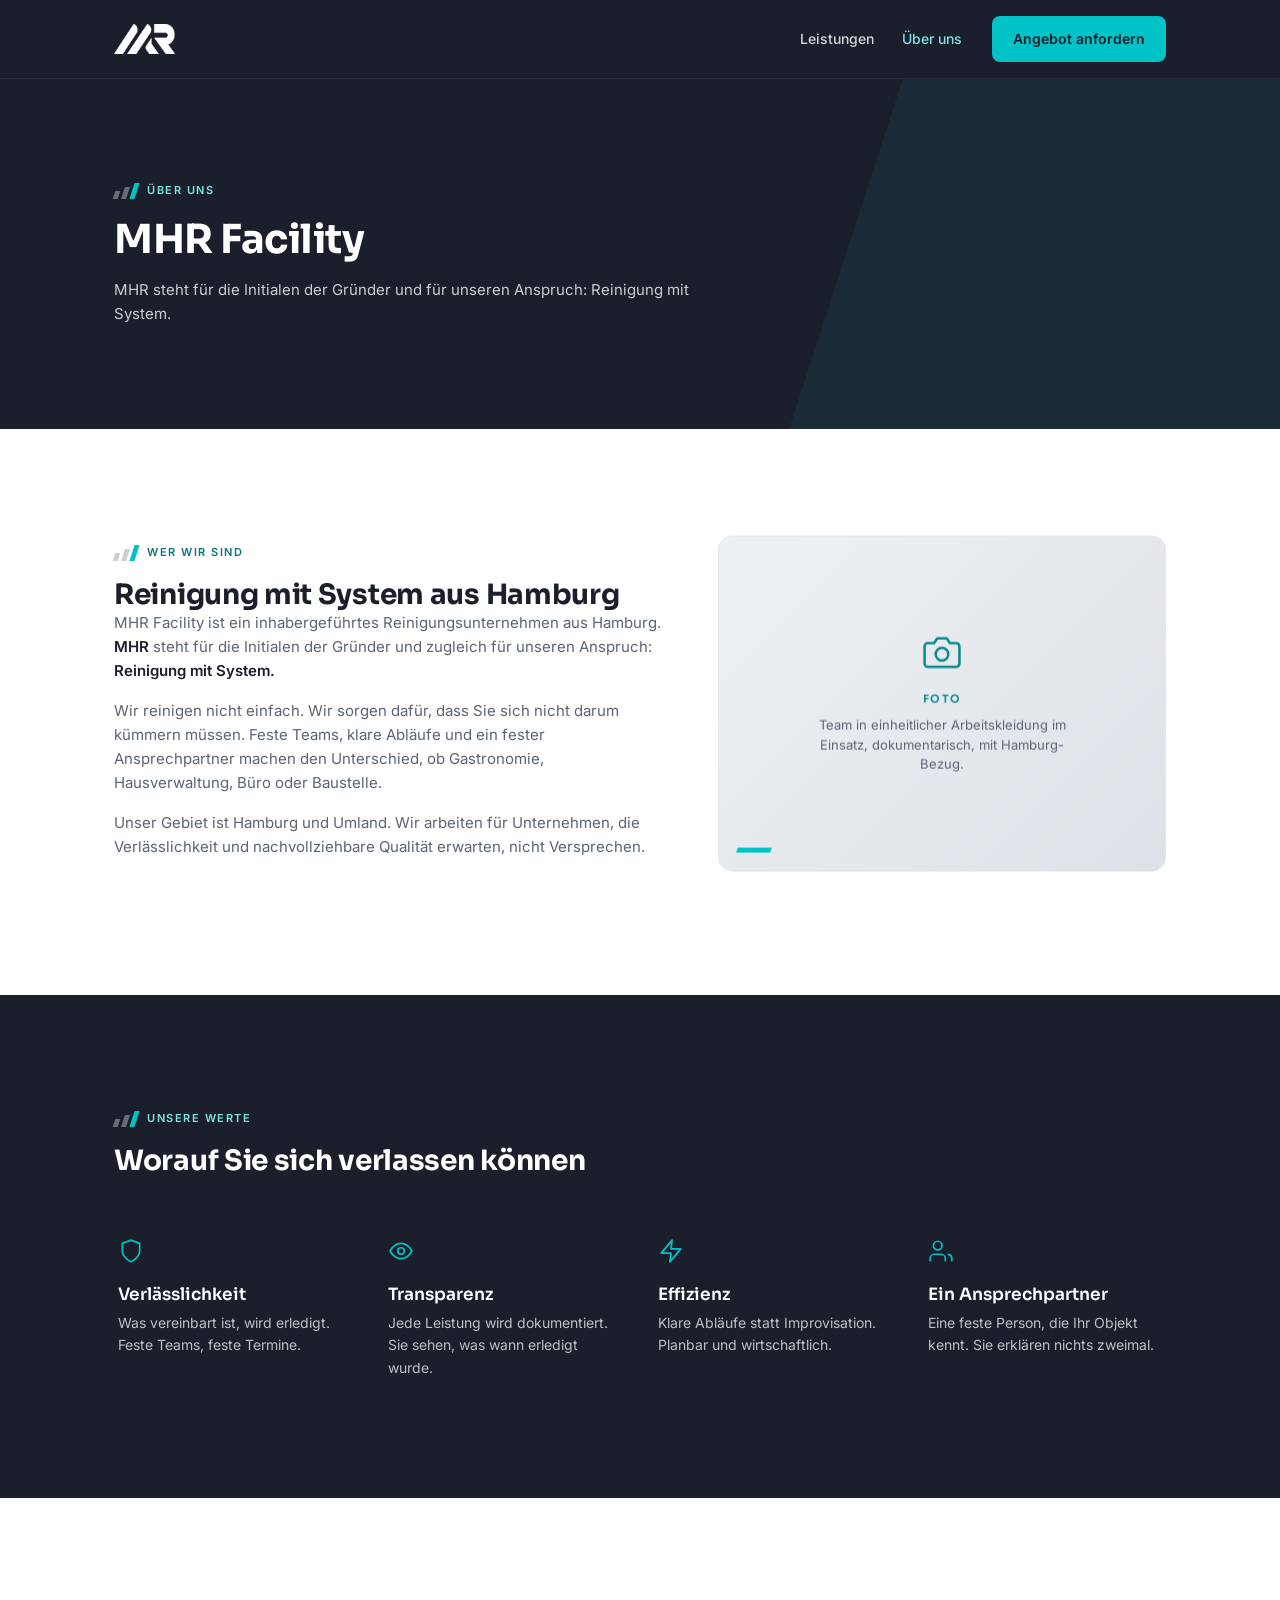
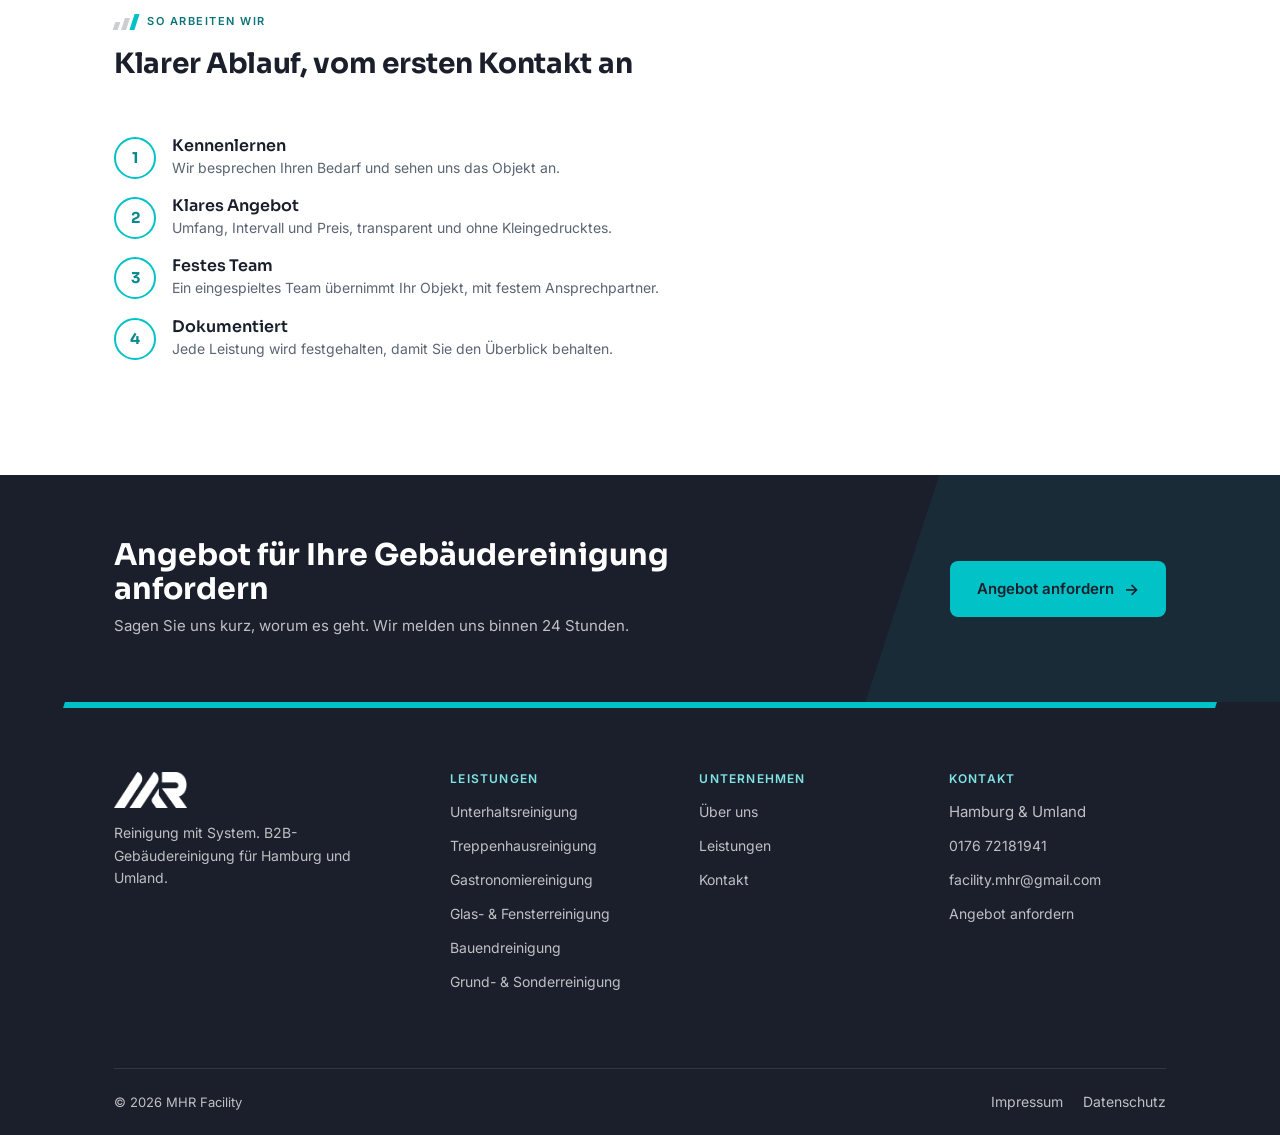
<file: ueber-uns.html>
<!DOCTYPE html>
<html lang="de">
<head>
  <meta charset="UTF-8" />
  <meta name="viewport" content="width=device-width, initial-scale=1.0" />
  <script>document.documentElement.classList.add('js');</script>
  <title>Über uns – MHR Facility | Gebäudereinigung Hamburg</title>
  <meta name="description" content="MHR Facility ist ein inhabergeführtes Reinigungsunternehmen aus Hamburg. MHR steht für die Initialen der Gründer. Unser Anspruch: Reinigung mit System, verlässlich und dokumentiert." />
  <meta name="robots" content="index, follow" />
  <link rel="canonical" href="https://www.mhr-facility.de/ueber-uns.html" />
  <link rel="icon" href="favicon.svg" type="image/svg+xml" />
  <link rel="preconnect" href="https://fonts.googleapis.com" />
  <link rel="preconnect" href="https://fonts.gstatic.com" crossorigin />
  <link href="https://fonts.googleapis.com/css2?family=Inter:wght@400;500;600;700&family=Sora:wght@600;700;800&display=swap" rel="stylesheet" />
  <link rel="stylesheet" href="assets/css/styles.css" />
</head>
<body>

  <a class="skip-link" href="#main">Zum Inhalt springen</a>
  <header class="site-header">
    <div class="container site-header__inner">
      <a class="brand" href="index.html" aria-label="MHR Facility, Startseite">
        <img src="assets/logo/mhr-logo-white.png" alt="MHR Facility" class="brand-logo" />
      </a>
      <button class="nav-toggle" aria-expanded="false" aria-controls="primary-nav" aria-label="Menü öffnen">
        <span class="nav-toggle__bars" aria-hidden="true"></span>
      </button>
      <nav class="nav" id="primary-nav" aria-label="Hauptnavigation">
        <ul class="nav__list">
          <li><a href="leistungen.html">Leistungen</a></li>
          <li><a href="ueber-uns.html" aria-current="page">Über uns</a></li>
        </ul>
        <a href="kontakt.html" class="btn btn--primary header-cta">Angebot anfordern</a>
      </nav>
    </div>
  </header>
  <main id="main">

    <section class="page-header" aria-labelledby="page-title">
      <span class="page-header__skew" aria-hidden="true"></span>
      <div class="container page-header__inner">
        <p class="eyebrow eyebrow--on-dark"><span class="bars" aria-hidden="true"><span></span><span></span><span></span></span> Über uns</p>
        <h1 id="page-title">MHR Facility</h1>
        <p class="page-header__sub">MHR steht für die Initialen der Gründer und für unseren Anspruch: Reinigung mit System.</p>
      </div>
    </section>

    <section class="section">
      <div class="container two-col">
        <div class="reveal">
          <p class="eyebrow eyebrow--on-light section__eyebrow"><span class="bars" aria-hidden="true"><span></span><span></span><span></span></span> Wer wir sind</p>
          <h2 class="section__title">Reinigung mit System aus Hamburg</h2>
          <div class="prose"><p>MHR Facility ist ein inhabergeführtes Reinigungsunternehmen aus Hamburg. <strong>MHR</strong> steht für die Initialen der Gründer und zugleich für unseren Anspruch: <strong>Reinigung mit System.</strong></p><p>Wir reinigen nicht einfach. Wir sorgen dafür, dass Sie sich nicht darum kümmern müssen. Feste Teams, klare Abläufe und ein fester Ansprechpartner machen den Unterschied, ob Gastronomie, Hausverwaltung, Büro oder Baustelle.</p><p>Unser Gebiet ist Hamburg und Umland. Wir arbeiten für Unternehmen, die Verlässlichkeit und nachvollziehbare Qualität erwarten, nicht Versprechen.</p></div>
        </div>
        <div class="reveal"><div class="media-ph media-ph--light"><div class="media-ph__inner"><svg class="media-ph__icon" viewBox="0 0 24 24" fill="none" stroke="currentColor" stroke-width="1.6" stroke-linecap="round" stroke-linejoin="round" aria-hidden="true"><path d="M23 19a2 2 0 0 1-2 2H3a2 2 0 0 1-2-2V8a2 2 0 0 1 2-2h4l2-3h6l2 3h4a2 2 0 0 1 2 2z"/><circle cx="12" cy="13" r="4"/></svg><span class="media-ph__label">Foto</span><p class="media-ph__tag">Team in einheitlicher Arbeitskleidung im Einsatz, dokumentarisch, mit Hamburg-Bezug.</p></div></div></div>
      </div>
    </section>
    <section class="section section--dark">
      <div class="container">
        
        <div class="section__head reveal">
          <p class="eyebrow eyebrow--on-dark section__eyebrow"><span class="bars" aria-hidden="true"><span></span><span></span><span></span></span> Unsere Werte</p>
          <h2 class="section__title">Worauf Sie sich verlassen können</h2>
          
        </div>
        <div class="grid value-grid reveal-group">
          <div class="value-card"><svg class="ico" viewBox="0 0 24 24" fill="none" stroke="currentColor" stroke-width="2" stroke-linecap="round" stroke-linejoin="round" aria-hidden="true"><path d="M12 22s8-4 8-10V5l-8-3-8 3v7c0 6 8 10 8 10Z"/></svg><h3>Verlässlichkeit</h3><p>Was vereinbart ist, wird erledigt. Feste Teams, feste Termine.</p></div>
          <div class="value-card"><svg class="ico" viewBox="0 0 24 24" fill="none" stroke="currentColor" stroke-width="2" stroke-linecap="round" stroke-linejoin="round" aria-hidden="true"><path d="M2 12s3.5-7 10-7 10 7 10 7-3.5 7-10 7-10-7-10-7Z"/><circle cx="12" cy="12" r="3"/></svg><h3>Transparenz</h3><p>Jede Leistung wird dokumentiert. Sie sehen, was wann erledigt wurde.</p></div>
          <div class="value-card"><svg class="ico" viewBox="0 0 24 24" fill="none" stroke="currentColor" stroke-width="2" stroke-linecap="round" stroke-linejoin="round" aria-hidden="true"><path d="M13 2 3 14h9l-1 8 10-12h-9l1-8Z"/></svg><h3>Effizienz</h3><p>Klare Abläufe statt Improvisation. Planbar und wirtschaftlich.</p></div>
          <div class="value-card"><svg class="ico" viewBox="0 0 24 24" fill="none" stroke="currentColor" stroke-width="2" stroke-linecap="round" stroke-linejoin="round" aria-hidden="true"><path d="M16 21v-2a4 4 0 0 0-4-4H6a4 4 0 0 0-4 4v2"/><circle cx="9" cy="7" r="4"/><path d="M22 21v-2a4 4 0 0 0-3-3.87"/></svg><h3>Ein Ansprechpartner</h3><p>Eine feste Person, die Ihr Objekt kennt. Sie erklären nichts zweimal.</p></div>
        </div>
      </div>
    </section>
    <section class="section">
      <div class="container">
        
        <div class="section__head reveal">
          <p class="eyebrow eyebrow--on-light section__eyebrow"><span class="bars" aria-hidden="true"><span></span><span></span><span></span></span> So arbeiten wir</p>
          <h2 class="section__title">Klarer Ablauf, vom ersten Kontakt an</h2>
          
        </div>
        <ol class="steps"><li><div><h3>Kennenlernen</h3><p>Wir besprechen Ihren Bedarf und sehen uns das Objekt an.</p></div></li><li><div><h3>Klares Angebot</h3><p>Umfang, Intervall und Preis, transparent und ohne Kleingedrucktes.</p></div></li><li><div><h3>Festes Team</h3><p>Ein eingespieltes Team übernimmt Ihr Objekt, mit festem Ansprechpartner.</p></div></li><li><div><h3>Dokumentiert</h3><p>Jede Leistung wird festgehalten, damit Sie den Überblick behalten.</p></div></li></ol>
      </div>
    </section>

    <section class="cta-band" aria-labelledby="cta-title">
      <span class="cta-band__skew" aria-hidden="true"></span>
      <div class="container cta-band__inner">
        <div>
          <h2 id="cta-title">Angebot für Ihre Gebäudereinigung anfordern</h2>
          <p>Sagen Sie uns kurz, worum es geht. Wir melden uns binnen 24 Stunden.</p>
        </div>
        <a href="kontakt.html" class="btn btn--primary">Angebot anfordern <span class="arrow" aria-hidden="true">→</span></a>
      </div>
    </section>
  </main>

  <footer class="site-footer">
    <div class="site-footer__accent" aria-hidden="true"></div>
    <div class="container">
      <div class="site-footer__top">
        <div class="site-footer__brandcol">
          <a class="brand" href="index.html" aria-label="MHR Facility, Startseite">
            <img src="assets/logo/mhr-logo-white.png" alt="MHR Facility" class="brand-logo" />
          </a>
          <p class="site-footer__claim">Reinigung mit System. B2B-Gebäudereinigung für Hamburg und Umland.</p>
        </div>
        <div>
          <h2>Leistungen</h2>
          <ul>
            <li><a href="leistungen.html#unterhaltsreinigung">Unterhaltsreinigung</a></li>
            <li><a href="treppenhausreinigung.html">Treppenhausreinigung</a></li>
            <li><a href="gastronomiereinigung.html">Gastronomiereinigung</a></li>
            <li><a href="leistungen.html#glasreinigung">Glas- &amp; Fensterreinigung</a></li>
            <li><a href="leistungen.html#bauendreinigung">Bauendreinigung</a></li>
            <li><a href="leistungen.html#grundreinigung">Grund- &amp; Sonderreinigung</a></li>
          </ul>
        </div>
        <div>
          <h2>Unternehmen</h2>
          <ul>
            <li><a href="ueber-uns.html">Über uns</a></li>
            <li><a href="leistungen.html">Leistungen</a></li>
            <li><a href="kontakt.html">Kontakt</a></li>
          </ul>
        </div>
        <div>
          <h2>Kontakt</h2>
          <ul>
            <li>Hamburg &amp; Umland</li>
            <li><a href="tel:+4917672181941">0176 72181941</a></li>
            <li><a href="mailto:facility.mhr@gmail.com">facility.mhr@gmail.com</a></li>
            <li><a href="kontakt.html">Angebot anfordern</a></li>
          </ul>
        </div>
      </div>
      <div class="site-footer__bottom">
        <span>© 2026 MHR Facility</span>
        <nav aria-label="Rechtliches">
          <a href="impressum.html">Impressum</a>
          <a href="datenschutz.html">Datenschutz</a>
        </nav>
      </div>
    </div>
  </footer>
  <script src="assets/js/main.js" defer></script>
</body>
</html>
</file>
<file: assets/css/styles.css>
/* =====================================================================
   MHR Facility — Basis-Stylesheet
   Design-Tokens + globale Bausteine (Header, Footer, Buttons, Hero, Seiten)
   Schriften: Sora (Headlines/Zahlen) · Inter (Text/UI)
   ===================================================================== */

:root {
  /* Palette A (Brand-Tokens — unverändert) */
  --anthracite: #1A1F2B; /* Basis dunkel, Text, Hero, Footer */
  --graphite:   #2D3748; /* Sekundär, Karten auf Dunkel */
  --cyan:       #00C2C7; /* Akzent, Buttons, CTA (Flächen mit dunklem Text) */
  --cyan-light: #7FE3E6; /* Akzent/Hervorhebung auf Dunkel */
  --cyan-deep:  #0a8a8e; /* Brand-Variante für Akzente/Größe auf Hell */
  --grey:       #F4F5F7; /* helle Flächen, Sektionen, Karten */
  --white:      #FFFFFF; /* Grundfläche, max. Lesbarkeit */

  /* Abgeleitete Tokens */
  --cyan-text:  #0a7478; /* AA-konform: Text/Links/Labels/Fokus auf Hell (>=4.5:1 auf Weiß & Grau) */
  --ink-soft:   #5a6473; /* gedämpfter Text auf Hell */
  --line:       #e3e6ea; /* Trennlinien auf Hell */

  --skew: -18deg;        /* Schrägwinkel — immer −18° */

  --header-h: 76px;      /* reale Headerhöhe (Padding 2×16 + 44px Toggle) */
  --container: 1180px;
  --radius: 10px;
  --shadow-soft: 0 10px 30px rgba(26, 31, 43, 0.08);
}

/* ------------------------------ Reset ------------------------------ */
*, *::before, *::after { box-sizing: border-box; }
* { margin: 0; padding: 0; }

html { scroll-behavior: smooth; -webkit-text-size-adjust: 100%; }

body {
  font-family: 'Inter', system-ui, -apple-system, sans-serif;
  color: var(--anthracite);
  background: var(--white);
  line-height: 1.6;
  font-size: 15px;
  -webkit-font-smoothing: antialiased;
  text-rendering: optimizeLegibility;
}

img { max-width: 100%; display: block; }

h1, h2, h3 { font-family: 'Sora', sans-serif; line-height: 1.12; }

/* Links: standardmäßig ohne Unterstreichung (Navigation/UI);
   Fließtext-Links im Inhalt werden unten unterstrichen (SC 1.4.1). */
a { color: var(--cyan-text); text-decoration: none; }

:focus-visible {
  /* AA: Fokus-Indikator >=3:1 — cyan-text auf Hell (>=3:1), auf Dunkel via Kontext überschrieben */
  outline: 3px solid var(--cyan-text);
  outline-offset: 3px;
  border-radius: 4px;
}
/* Auf dunklen Sektionen den helleren Cyan-Ton verwenden (Kontrast auf Anthrazit) */
.site-header :focus-visible,
.hero :focus-visible,
.site-footer :focus-visible { outline-color: var(--cyan-light); }

.container {
  width: 100%;
  max-width: var(--container);
  margin-inline: auto;
  padding-inline: clamp(20px, 5vw, 64px);
}

/* Skip-Link für Tastatur-/Screenreader-Nutzer */
.skip-link {
  position: absolute;
  left: 12px;
  top: -60px;
  z-index: 200;
  background: var(--cyan);
  color: var(--anthracite);
  font-weight: 600;
  padding: 10px 16px;
  border-radius: 8px;
  transition: top .18s ease;
}
.skip-link:focus { top: 12px; }

.visually-hidden {
  position: absolute !important;
  width: 1px; height: 1px;
  padding: 0; margin: -1px;
  overflow: hidden; clip: rect(0 0 0 0);
  white-space: nowrap; border: 0;
}

/* ----------------------- Schrägen-Bausteine ----------------------- */
/* Eyebrow / Label mit drei aufsteigenden Balken (dritter in Cyan) */
.eyebrow {
  display: inline-flex;
  align-items: center;
  gap: 10px;
  font-family: 'Inter', sans-serif;
  font-weight: 600;
  font-size: 11px;
  text-transform: uppercase;
  letter-spacing: 1.5px;
}
.eyebrow--on-dark  { color: var(--cyan-light); }
.eyebrow--on-light { color: var(--cyan-text); } /* AA-konform statt cyan-deep */

.bars { display: inline-flex; gap: 4px; align-items: flex-end; }
.bars span { display: block; width: 5px; transform: skewX(var(--skew)); }
.eyebrow--on-dark  .bars span { background: rgba(255, 255, 255, 0.35); }
.eyebrow--on-light .bars span { background: rgba(26, 31, 43, 0.22); }
.bars span:nth-child(1) { height: 8px; }
.bars span:nth-child(2) { height: 12px; }
.bars span:nth-child(3) { height: 16px; background: var(--cyan) !important; }

/* ------------------------------ Buttons ------------------------------ */
.btn {
  display: inline-flex;
  align-items: center;
  gap: 10px;
  font-family: 'Inter', sans-serif;
  font-weight: 600;
  font-size: 15px;
  padding: 15px 26px;
  border-radius: 8px;
  text-decoration: none;
  border: 1px solid transparent;
  cursor: pointer;
  transition: transform .15s ease, background .15s ease, border-color .15s ease, color .15s ease;
}
.btn:hover { transform: translateY(-2px); }
.btn .arrow { font-size: 16px; line-height: 1; }

.btn--primary { background: var(--cyan); color: var(--anthracite); }
.btn--primary:hover { background: var(--cyan-light); }

.btn--ghost { background: transparent; color: var(--white); border-color: rgba(255, 255, 255, 0.25); }
.btn--ghost:hover { border-color: var(--cyan); color: var(--cyan-light); }

/* Sekundärer Button auf hellem Grund */
.btn--outline-dark { background: transparent; color: var(--anthracite); border-color: rgba(26,31,43,0.25); }
.btn--outline-dark:hover { border-color: var(--cyan-text); color: var(--cyan-text); }

/* --------------------------- Logo-Platzhalter --------------------------- */
/* LOGO folgt — bis dahin Markenschriftzug (Sora 700). Zentral hier halten,
   später durch <img>/<svg> ersetzen. Identisch in Header & Footer. */
.brand {
  display: inline-flex;
  align-items: baseline;
  font-family: 'Sora', sans-serif;
  font-weight: 700;
  font-size: 20px;
  letter-spacing: -0.3px;
  color: var(--white);
  text-decoration: none;
}
.brand .brand__f { color: var(--cyan); margin-left: 6px; }

/* ------------------------------ Header ------------------------------ */
.site-header {
  position: sticky;
  top: 0;
  z-index: 100;
  background: var(--anthracite);
  border-bottom: 1px solid rgba(255, 255, 255, 0.06);
}
.site-header__inner {
  display: flex;
  align-items: center;
  justify-content: space-between;
  gap: 24px;
  min-height: var(--header-h);
  padding-block: 16px;
}
.nav { display: flex; align-items: center; gap: 30px; }
.nav__list { display: flex; gap: 28px; list-style: none; }
.nav__list a {
  color: rgba(255, 255, 255, 0.82);
  font-size: 14px;
  font-weight: 500;
}
.nav__list a:hover,
.nav__list a[aria-current="page"] { color: var(--cyan-light); }
.header-cta { padding: 11px 20px; font-size: 14px; }

/* Mobiles Menü */
.nav-toggle {
  display: none;
  background: transparent;
  border: 1px solid rgba(255, 255, 255, 0.2);
  border-radius: 8px;
  width: 44px;
  height: 44px;
  cursor: pointer;
  align-items: center;
  justify-content: center;
}
.nav-toggle__bars,
.nav-toggle__bars::before,
.nav-toggle__bars::after {
  content: "";
  display: block;
  width: 20px;
  height: 2px;
  background: var(--white);
  transition: transform .2s ease, opacity .2s ease;
}
.nav-toggle__bars { position: relative; }
.nav-toggle__bars::before { position: absolute; top: -6px; }
.nav-toggle__bars::after  { position: absolute; top: 6px; }
.nav-toggle[aria-expanded="true"] .nav-toggle__bars { background: transparent; }
.nav-toggle[aria-expanded="true"] .nav-toggle__bars::before { top: 0; transform: rotate(45deg); }
.nav-toggle[aria-expanded="true"] .nav-toggle__bars::after  { top: 0; transform: rotate(-45deg); }

@media (max-width: 880px) {
  .nav-toggle { display: inline-flex; }
  .nav {
    position: absolute;
    top: 100%;            /* exakt unter dem Header — unabhängig von der Höhe */
    left: 0;
    right: 0;
    flex-direction: column;
    align-items: stretch;
    gap: 0;
    background: var(--anthracite);
    border-bottom: 1px solid rgba(255, 255, 255, 0.08);
    padding: 8px clamp(20px, 5vw, 64px) 24px;
    max-height: calc(100dvh - var(--header-h));
    overflow-y: auto;
    -webkit-overflow-scrolling: touch;
    transform: translateY(-12px);
    opacity: 0;
    visibility: hidden;   /* entfernt fokussierbare Kinder im geschlossenen Zustand */
    pointer-events: none;
    transition: transform .2s ease, opacity .2s ease, visibility .2s ease;
  }
  .nav[data-open="true"] {
    transform: translateY(0);
    opacity: 1;
    visibility: visible;
    pointer-events: auto;
  }
  .nav__list { flex-direction: column; gap: 4px; }
  .nav__list a { display: block; padding: 12px 0; border-bottom: 1px solid rgba(255,255,255,0.06); }
  .header-cta { margin-top: 14px; justify-content: center; }
}

/* ------------------------------ Hero (Variante A) ------------------------------ */
.hero { position: relative; background: var(--anthracite); overflow: hidden; }
.hero__skew,
.hero__skew2 { position: absolute; pointer-events: none; transform: translate(var(--px, 0px), var(--py, 0px)) skewX(var(--skew)); will-change: transform; }
.hero__skew {
  top: -10%; right: -12%; width: 60%; height: 130%;
  background: linear-gradient(135deg, rgba(0, 194, 199, 0.10), rgba(0, 194, 199, 0));
}
.hero__skew2 {
  bottom: -20%; left: -8%; width: 38%; height: 90%;
  background: rgba(127, 227, 230, 0.06);
}
.hero__inner {
  position: relative; z-index: 2; text-align: center;
  padding-block: clamp(60px, 9vw, 120px) clamp(50px, 7vw, 96px);
}
.hero .eyebrow { justify-content: center; margin-bottom: 24px; }

.hero__title {
  font-weight: 700;
  letter-spacing: -0.5px;
  color: var(--white);
  font-size: clamp(34px, 5.2vw, 46px); /* Skala: ~34–46px */
  max-width: 800px;
  margin-inline: auto;
}
.hero__title .accent { color: var(--cyan); }
/* Keyword-Kicker innerhalb der H1 (SEO im H1, Claim bleibt dominant) */
.hero__title-kicker {
  display: block;
  font-family: 'Sora', sans-serif;
  font-weight: 600;
  font-size: clamp(15px, 2.2vw, 19px);
  letter-spacing: 0;
  color: var(--cyan-light);
  margin-bottom: 12px;
}

.hero__sub {
  color: rgba(255, 255, 255, 0.78);
  font-size: 17px;
  max-width: 560px;
  margin: 20px auto 0;
}
.hero__cta {
  display: flex; flex-wrap: wrap; gap: 14px;
  justify-content: center; margin-top: 34px;
}
.hero__trust {
  display: flex; flex-wrap: wrap; gap: 28px;
  justify-content: center; margin-top: 44px; padding-top: 26px;
  border-top: 1px solid rgba(255, 255, 255, 0.12); list-style: none;
}
.hero__trust li {
  display: flex; align-items: center; gap: 10px;
  font-size: 13.5px; font-weight: 500; color: rgba(255, 255, 255, 0.78);
}
.hero__trust svg { width: 18px; height: 18px; stroke: var(--cyan); flex: none; }

/* ------------------- Seiten-Header (Unterseiten) ------------------- */
.page-header { position: relative; background: var(--anthracite); overflow: hidden; }
.page-header__skew {
  position: absolute; top: -20%; right: -10%; width: 45%; height: 140%;
  background: rgba(0, 194, 199, 0.07); transform: translate(var(--px, 0px), 0) skewX(var(--skew)); will-change: transform; pointer-events: none;
}
.page-header__inner { position: relative; z-index: 2; padding-block: clamp(64px, 8vw, 104px); }
.page-header .eyebrow { margin-bottom: 18px; }
.page-header h1 {
  color: var(--white); font-weight: 700; letter-spacing: -0.5px;
  font-size: clamp(28px, 4vw, 40px); max-width: 760px;
}
.page-header h1 .accent { color: var(--cyan); }
.page-header__sub { color: rgba(255,255,255,0.78); max-width: 600px; margin-top: 16px; }

/* ------------------------------ Sektionen ------------------------------ */
.section { padding-block: clamp(72px, 9vw, 120px); }
.section--grey { background: var(--grey); }
.section--dark { background: var(--anthracite); color: var(--white); }
.section__eyebrow { margin-bottom: 16px; }
.section__title { font-weight: 700; font-size: clamp(25px, 3.2vw, 28px); line-height: 1.2; letter-spacing: -0.3px; }
.section--dark .section__title { color: var(--white); }
.section__lead { color: var(--ink-soft); font-size: 17px; line-height: 1.65; max-width: 620px; margin-top: 16px; }
.section--dark .section__lead { color: rgba(255,255,255,0.78); }

/* Fließtext-Links im Inhalt: unterstrichen (nicht nur über Farbe erkennbar) */
.prose a { text-decoration: underline; text-underline-offset: 2px; }

/* Platzhalter-Block für noch zu füllende Inhalte (Struktur-Layer) */
.placeholder {
  border: 1px dashed var(--line);
  border-radius: var(--radius);
  background: var(--grey);
  color: var(--ink-soft);
  padding: 28px;
  font-size: 14px;
}
.placeholder strong { color: var(--anthracite); font-family: 'Sora', sans-serif; }

/* ------------------------------ Formular (schlank) ------------------------------ */
.form { max-width: 640px; }
.form__row { margin-bottom: 18px; }
.form__row--split { display: grid; grid-template-columns: 1fr 1fr; gap: 16px; }
@media (max-width: 560px) { .form__row--split { grid-template-columns: 1fr; } }
.form label { display: block; font-weight: 600; font-size: 14px; margin-bottom: 6px; }
.form .req { color: var(--cyan-text); }
.form input,
.form select,
.form textarea {
  width: 100%;
  font: inherit;
  color: var(--anthracite);
  background: var(--white);
  border: 1px solid var(--line);
  border-radius: 8px;
  padding: 12px 14px;
}
.form input:focus,
.form select:focus,
.form textarea:focus { border-color: var(--cyan-text); outline: 2px solid var(--cyan-text); outline-offset: 1px; }
.form textarea { min-height: 130px; resize: vertical; }
.form__hint { font-size: 13px; color: var(--ink-soft); margin-top: 8px; }

/* ------------------------------ Footer ------------------------------ */
.site-footer { background: var(--anthracite); color: rgba(255,255,255,0.72); }
/* Schrägen-Akzentkante oben am Footer */
.site-footer__accent {
  height: 6px;
  background: var(--cyan);
  transform: skewX(var(--skew));
  transform-origin: left;
  margin-inline: clamp(20px, 5vw, 64px);
}
.site-footer__top {
  display: grid;
  grid-template-columns: 1.4fr 1fr 1fr 1fr;
  gap: 32px;
  padding-block: clamp(40px, 5vw, 64px);
}
.site-footer__brandcol .brand { font-size: 22px; margin-bottom: 14px; }
.site-footer__claim { font-size: 14px; max-width: 280px; }
.site-footer h2 {
  font-family: 'Inter', sans-serif; font-weight: 600; font-size: 12px;
  text-transform: uppercase; letter-spacing: 1.2px; color: var(--cyan-light);
  margin-bottom: 14px;
}
.site-footer ul { list-style: none; }
.site-footer li { margin-bottom: 10px; }
.site-footer a { color: rgba(255,255,255,0.72); font-size: 14px; }
.site-footer a:hover { color: var(--cyan-light); }
.site-footer__bottom {
  display: flex; flex-wrap: wrap; gap: 12px 24px; align-items: center;
  justify-content: space-between;
  padding-block: 22px;
  border-top: 1px solid rgba(255,255,255,0.10);
  font-size: 13px;
}
.site-footer__bottom nav { display: flex; gap: 20px; flex-wrap: wrap; }
@media (max-width: 820px) {
  .site-footer__top { grid-template-columns: 1fr 1fr; }
}
@media (max-width: 520px) {
  .site-footer__top { grid-template-columns: 1fr; gap: 24px; }
}

/* ------------------------------ Logo (Maske) ------------------------------ */
/* Einfarb-Logo zuverlässig einfärben: die PNG-Alpha dient als Maske, die
   background-color bestimmt die Farbe (weiß auf Dunkel). Zentral steuerbar —
   für eine Cyan-Variante einfach background-color: var(--cyan). */
.brand-logo { display: block; height: 30px; width: auto; }
.site-footer .brand-logo { height: 36px; }

/* ------------------------------ Layout-Helfer ------------------------------ */
.grid { display: grid; gap: clamp(20px, 2.4vw, 28px); }
.section__head { max-width: 720px; margin-bottom: clamp(40px, 5vw, 56px); }
.section--center .section__head { margin-inline: auto; text-align: center; }
.section--center .section__head .eyebrow { justify-content: center; }

/* Linien-Icons (dünn, Outline — Lucide-Stil) */
.ico { width: 26px; height: 26px; stroke-width: 1.6; fill: none; }
.ico--accent { stroke: var(--cyan-deep); }
.section--dark .ico--accent { stroke: var(--cyan); }

/* ------------------------------ Value-Cards (Warum MHR) ------------------------------ */
.value-grid { grid-template-columns: repeat(4, 1fr); }
@media (max-width: 900px) { .value-grid { grid-template-columns: 1fr 1fr; } }
@media (max-width: 520px) { .value-grid { grid-template-columns: 1fr; } }
.value-card { padding: 4px; transition: transform .2s ease; transform-style: preserve-3d; }
.value-card .ico { margin-bottom: 14px; stroke: var(--cyan); }
.value-card h3 { font-size: 17px; font-weight: 600; margin-bottom: 8px; color: var(--white); }
.value-card p { font-size: 14px; color: rgba(255,255,255,0.72); }

/* ------------------------------ Leistungen (Service-Cards) ------------------------------ */
.service-grid { grid-template-columns: repeat(3, 1fr); }
@media (max-width: 860px) { .service-grid { grid-template-columns: 1fr 1fr; } }
@media (max-width: 560px) { .service-grid { grid-template-columns: 1fr; } }
.service-card {
  background: var(--white);
  border: 1px solid var(--line);
  border-radius: var(--radius);
  padding: 26px 24px;
  transition: border-color .15s ease, transform .15s ease, box-shadow .15s ease;
}
.service-card:hover { border-color: var(--cyan); transform: translateY(-3px); box-shadow: var(--shadow-soft); }
.service-card .ico { stroke: var(--cyan-deep); margin-bottom: 14px; }
.service-card h3 { font-size: 18px; font-weight: 600; margin-bottom: 8px; }
.service-card p { font-size: 14px; color: var(--ink-soft); }
a.service-card { color: var(--anthracite); display: block; }

/* ------------------------------ Zielgruppen-Karten ------------------------------ */
.target-grid { grid-template-columns: 1fr 1fr; }
@media (max-width: 760px) { .target-grid { grid-template-columns: 1fr; } }
.target-card {
  position: relative;
  display: flex; flex-direction: column; gap: 12px;
  background: var(--graphite);
  border: 1px solid rgba(255,255,255,0.08);
  border-radius: 14px;
  padding: 32px 30px;
  text-decoration: none;
  overflow: hidden;
  transition: border-color .15s ease, transform .15s ease;
}
.target-card:hover { border-color: var(--cyan); transform: translateY(-3px); }
.target-card__bar { width: 34px; height: 4px; background: var(--cyan); transform: skewX(var(--skew)); }
.target-card h3 { font-size: 20px; font-weight: 600; color: var(--white); }
.target-card p { font-size: 14.5px; color: rgba(255,255,255,0.72); }
.target-card .more {
  margin-top: auto; padding-top: 8px; color: var(--cyan-light);
  font-size: 14px; font-weight: 600; display: inline-flex; align-items: center; gap: 8px;
}

/* ------------------------------ App-Teaser ------------------------------ */
.app-teaser { display: grid; grid-template-columns: 1.05fr 0.95fr; gap: 48px; align-items: center; }
@media (max-width: 820px) { .app-teaser { grid-template-columns: 1fr; gap: 32px; } }
.app-teaser__list { list-style: none; margin-top: 22px; display: grid; gap: 14px; }
.app-teaser__list li { display: flex; gap: 12px; align-items: flex-start; font-size: 15px; color: rgba(255,255,255,0.82); }
.app-teaser__list .ico { stroke: var(--cyan); flex: none; width: 22px; height: 22px; margin-top: 1px; }
/* Browser-Mockup-Platzhalter (App-Vorschau) */
.app-mock {
  background: var(--graphite);
  border: 1px solid rgba(255,255,255,0.10);
  border-radius: 14px;
  padding: 16px;
  box-shadow: var(--shadow-soft);
}
.app-mock__bar { display: flex; gap: 6px; margin-bottom: 14px; }
.app-mock__bar span { width: 10px; height: 10px; border-radius: 50%; background: rgba(255,255,255,0.18); }
.app-mock__row { display: flex; align-items: center; gap: 12px; padding: 14px 0; border-bottom: 1px solid rgba(255,255,255,0.08); }
.app-mock__row:last-child { border-bottom: 0; }
.app-mock__check { width: 22px; height: 22px; border-radius: 6px; background: rgba(0,194,199,0.16); display: grid; place-items: center; flex: none; }
.app-mock__check .ico { width: 14px; height: 14px; stroke: var(--cyan-light); }
.app-mock__line { height: 9px; border-radius: 5px; background: rgba(255,255,255,0.14); }

/* ------------------------------ CTA-Band ------------------------------ */
.cta-band { background: var(--anthracite); position: relative; overflow: hidden; }
.cta-band__skew { position: absolute; inset: 0 -20% 0 auto; width: 40%; background: rgba(0,194,199,0.07); transform: translate(var(--px, 0px), 0) skewX(var(--skew)); will-change: transform; pointer-events: none; }
.cta-band__inner { position: relative; z-index: 2; display: flex; flex-wrap: wrap; gap: 24px; align-items: center; justify-content: space-between; padding-block: clamp(40px, 5vw, 64px); }
.cta-band h2 { color: var(--white); font-size: clamp(24px, 3vw, 30px); max-width: 620px; }
.cta-band h2 .accent { color: var(--cyan); }
.cta-band p { color: rgba(255,255,255,0.72); margin-top: 8px; font-size: 15px; }

/* ------------------------------ Schräg-Übergänge (Sektionstrenner) ------------------------------ */
/* Diagonaler Übergang im Schrägen-Stil statt flacher Kante — fließender Farbwechsel.
   Flacher Winkel (Vollbreite), dezent; das steile −18° bleibt den kleinen Akzenten/Balken. */
/* ------------------------------ Brücken-Karte (Sektionsübergang als Signature) ------------------------------ */
/* Schwebende Karte überbrückt den Übergang dunkel→hell und schafft bewusste Tiefe — kein Strich, kein Verlauf. */
.bridge-card {
  width: min(960px, calc(100% - 40px));
  margin: clamp(-66px, -5vw, -46px) auto;
  position: relative;
  z-index: 6;
  background: var(--white);
  border: 1px solid var(--line);
  border-radius: 16px;
  box-shadow: 0 24px 60px rgba(26, 31, 43, 0.18);
  padding: clamp(22px, 3vw, 30px) clamp(24px, 4vw, 40px);
  display: grid;
  grid-template-columns: repeat(3, 1fr);
  gap: clamp(18px, 3vw, 34px);
}
@media (max-width: 620px) { .bridge-card { grid-template-columns: 1fr; gap: 18px; } }
.bridge-stat__bar { width: 32px; height: 4px; background: var(--cyan); transform: skewX(var(--skew)); margin-bottom: 12px; }
.bridge-stat strong { display: block; font-family: 'Sora', sans-serif; font-weight: 700; font-size: clamp(24px, 3vw, 30px); color: var(--anthracite); line-height: 1.05; }
.bridge-stat span { font-size: 13.5px; color: var(--ink-soft); }

/* Abstände, damit Inhalt die überlappende Karte nicht berührt */
.section--has-bridge { padding-bottom: clamp(98px, 11vw, 144px); }
.section--after-bridge { padding-top: clamp(86px, 9vw, 116px); }

/* ------------------------------ Scroll-Reveal-Animationen ------------------------------ */
/* JS setzt .will-reveal erst, wenn aktiv — ohne JS bleibt alles sichtbar. */
.will-reveal {
  opacity: 0;
  transform: translateY(22px);
  transition: opacity .6s cubic-bezier(.2,.6,.2,1), transform .6s cubic-bezier(.2,.6,.2,1);
  will-change: opacity, transform;
}
.will-reveal.in { opacity: 1; transform: none; }

/* Hero-Eingangsanimation (gestaffelt) — läuft mit JS sichtbar an */
.js .hero .eyebrow   { animation: heroIn .7s .05s both; }
.js .hero__title     { animation: heroIn .7s .18s both; }
.js .hero__sub       { animation: heroIn .7s .30s both; }
.js .hero__cta       { animation: heroIn .7s .42s both; }
.js .hero__trust     { animation: heroIn .7s .54s both; }
.js .page-header__inner > * { animation: heroIn .6s both; }
.js .page-header__inner > *:nth-child(2) { animation-delay: .12s; }
.js .page-header__inner > *:nth-child(3) { animation-delay: .24s; }
@keyframes heroIn {
  from { opacity: 0; transform: translateY(18px); }
  to   { opacity: 1; transform: none; }
}
@keyframes heroFade { from { opacity: 0; } to { opacity: 1; } }

/* ------------------------------ Inhaltsseiten ------------------------------ */
.prose { max-width: 680px; }
.prose p { color: var(--ink-soft); margin-bottom: 16px; }
.prose p:last-child { margin-bottom: 0; }
.prose strong { color: var(--anthracite); font-weight: 600; }
.section--dark .prose p { color: rgba(255,255,255,0.80); }
.section--dark .prose strong { color: #fff; }

.two-col { display: grid; grid-template-columns: 1.1fr 0.9fr; gap: clamp(28px, 5vw, 56px); align-items: start; }
@media (max-width: 820px) { .two-col { grid-template-columns: 1fr; gap: 28px; } }

.checklist { list-style: none; display: grid; gap: 12px; margin-top: 6px; }
.checklist li { display: flex; gap: 12px; align-items: flex-start; font-size: 15px; color: var(--ink-soft); }
.checklist svg { width: 20px; height: 20px; flex: none; stroke: var(--cyan-deep); margin-top: 2px; }
.section--dark .checklist li { color: rgba(255,255,255,0.82); }
.section--dark .checklist svg { stroke: var(--cyan); }

/* Ablauf / Schritte */
.steps { list-style: none; counter-reset: step; display: grid; gap: 18px; max-width: 720px; }
.steps li { display: grid; grid-template-columns: 42px 1fr; gap: 16px; align-items: start; }
.steps li::before {
  counter-increment: step; content: counter(step);
  font-family: 'Sora', sans-serif; font-weight: 700; font-size: 15px;
  color: var(--cyan-deep); border: 2px solid var(--cyan); border-radius: 50%;
  width: 42px; height: 42px; display: grid; place-items: center;
}
.steps h3 { font-size: 16px; font-weight: 600; margin-bottom: 2px; }
.steps p { font-size: 14px; color: var(--ink-soft); }

/* FAQ */
.faq { max-width: 760px; }
.faq-item { border-top: 1px solid var(--line); padding: 20px 0; }
.faq-item:last-child { border-bottom: 1px solid var(--line); }
.faq-item h3 { font-size: 16px; font-weight: 600; margin-bottom: 8px; }
.faq-item p { color: var(--ink-soft); font-size: 14.5px; }

/* Rechtstexte (Impressum / Datenschutz) */
.legal { max-width: 760px; }
.legal h2 { font-size: 19px; margin: 30px 0 8px; }
.legal h2:first-of-type { margin-top: 0; }
.legal p, .legal address { color: var(--ink-soft); font-style: normal; margin-bottom: 10px; line-height: 1.7; }
.legal a { color: var(--cyan-deep); text-decoration: underline; }

/* ------------------------------ Medien-Platzhalter ------------------------------ */
/* Zeigt, wo ein Foto oder Video hinkommt. Später durch <img>/<video> ersetzen. */
.media-ph {
  position: relative;
  border-radius: 14px;
  overflow: hidden;
  aspect-ratio: 4 / 3;
  display: grid;
  place-items: center;
  background: linear-gradient(135deg, var(--graphite), var(--anthracite));
  border: 1px solid rgba(255, 255, 255, 0.08);
  box-shadow: var(--shadow-soft);
}
.media-ph--light {
  background: linear-gradient(135deg, #eef1f4, #dde2e8);
  border-color: var(--line);
  box-shadow: none;
}
.media-ph__inner { text-align: center; padding: 24px; max-width: 320px; }
.media-ph__icon { width: 38px; height: 38px; stroke: var(--cyan); margin: 0 auto 12px; fill: none; }
.media-ph--light .media-ph__icon { stroke: var(--cyan-deep); }
.media-ph__label {
  display: block; font-family: 'Sora', sans-serif; font-weight: 600;
  font-size: 11px; letter-spacing: 1.2px; text-transform: uppercase;
  color: var(--cyan-light); margin-bottom: 8px;
}
.media-ph--light .media-ph__label { color: var(--cyan-deep); }
.media-ph__tag { font-size: 13px; line-height: 1.5; color: rgba(255, 255, 255, 0.72); }
.media-ph--light .media-ph__tag { color: var(--ink-soft); }
.media-ph::after {
  content: ""; position: absolute; left: 18px; bottom: 18px;
  width: 34px; height: 5px; background: var(--cyan); transform: skewX(var(--skew));
}
/* Parallax: Bildflächen laufen sanft mit */
.media-ph { transform: translateY(var(--py, 0px)); will-change: transform; }

/* Bild/Text-Spalten tauschen */
@media (min-width: 821px) {
  .two-col--rev > *:first-child { order: 2; }
  .two-col--rev > *:last-child { order: 1; }
}

/* ------------------------------ Kennzahlen-Streifen ------------------------------ */
.stat-strip { display: grid; grid-template-columns: repeat(3, 1fr); gap: clamp(20px, 4vw, 40px); }
@media (max-width: 640px) { .stat-strip { grid-template-columns: 1fr; gap: 22px; } }
.stat__bar { width: 30px; height: 4px; background: var(--cyan); transform: skewX(var(--skew)); margin-bottom: 12px; }
.stat strong { display: block; font-family: 'Sora', sans-serif; font-weight: 700; font-size: clamp(28px, 4vw, 38px); line-height: 1.05; color: var(--white); }
.stat span { font-size: 14px; color: rgba(255, 255, 255, 0.74); }

/* --------------------------- Reduced Motion --------------------------- */
/* Reduced-Motion: sanftes Einblenden statt großem Versatz (Motion reduziert, nicht entfernt) */
@media (prefers-reduced-motion: reduce) {
  html { scroll-behavior: auto; }
  .will-reveal { transform: none; }
  .js .hero .eyebrow, .js .hero__title, .js .hero__sub, .js .hero__cta, .js .hero__trust,
  .js .page-header__inner > * { animation-name: heroFade; }
}
</file>
